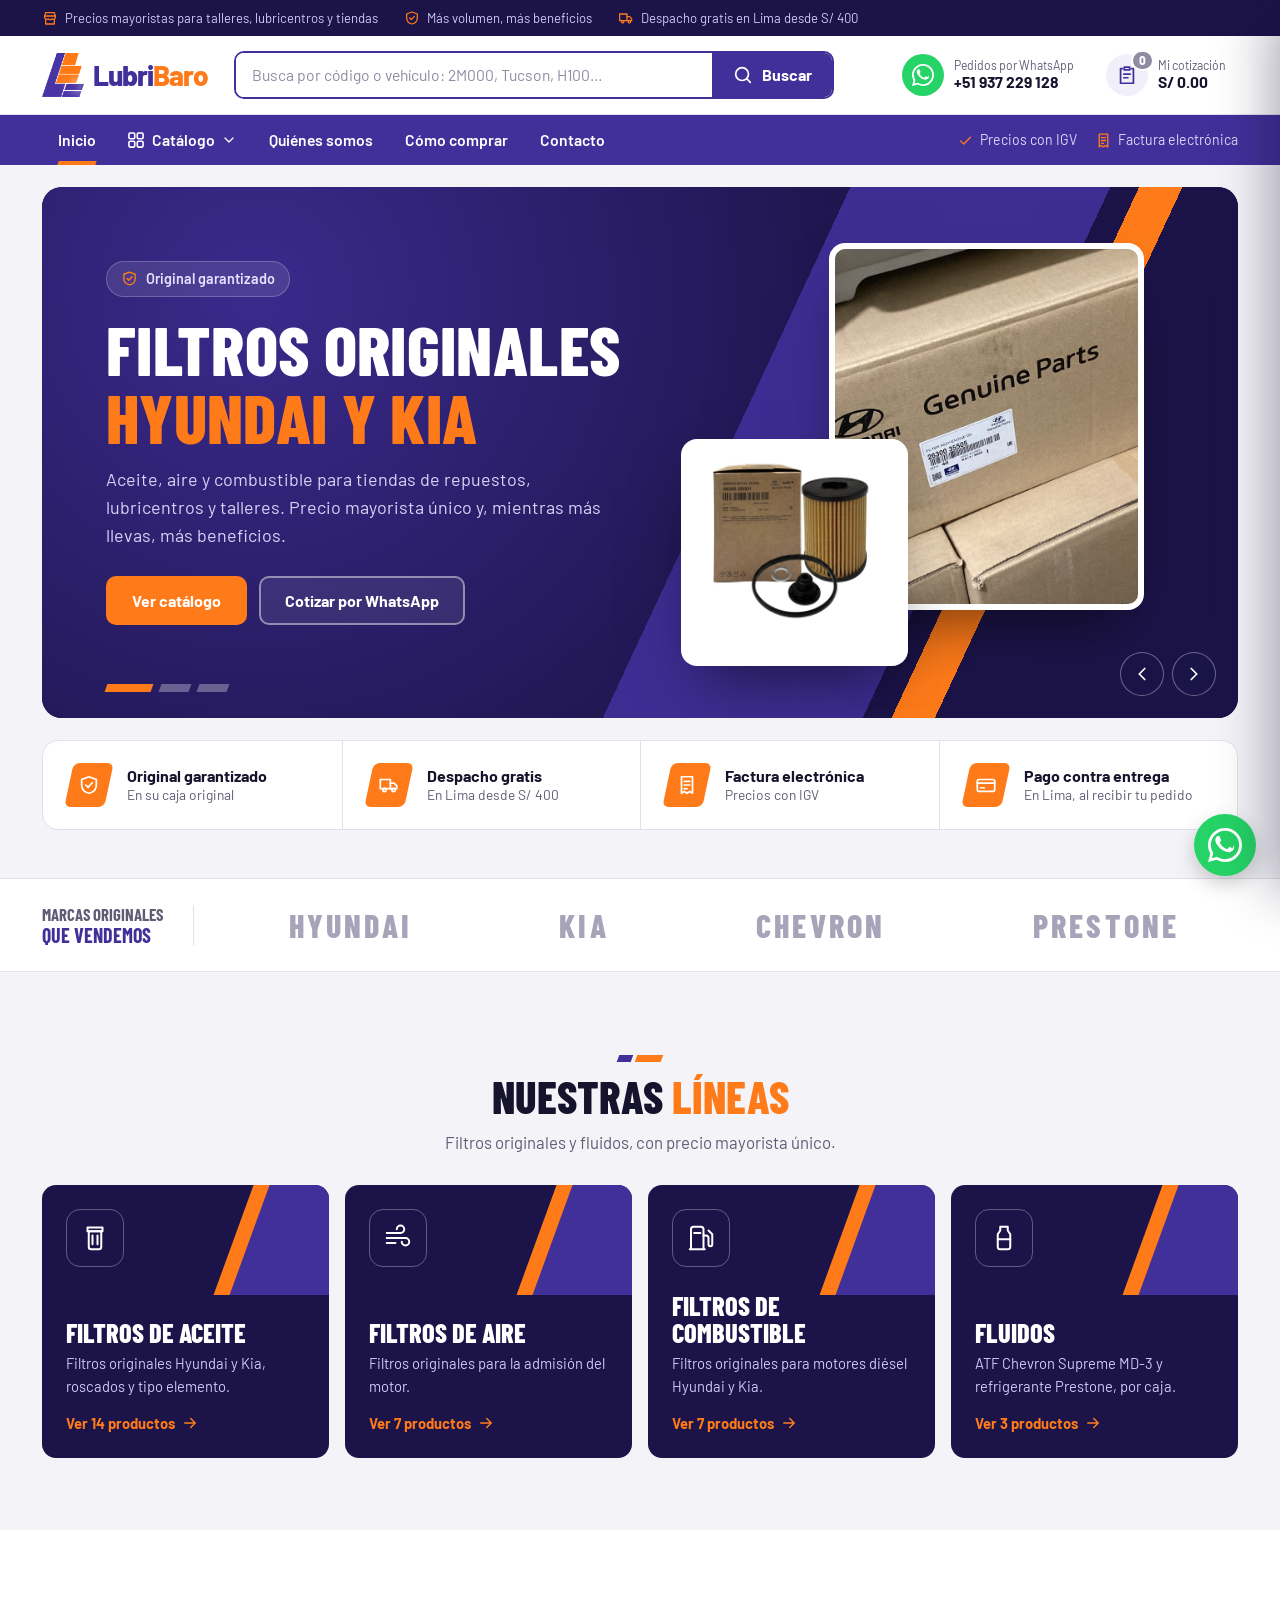
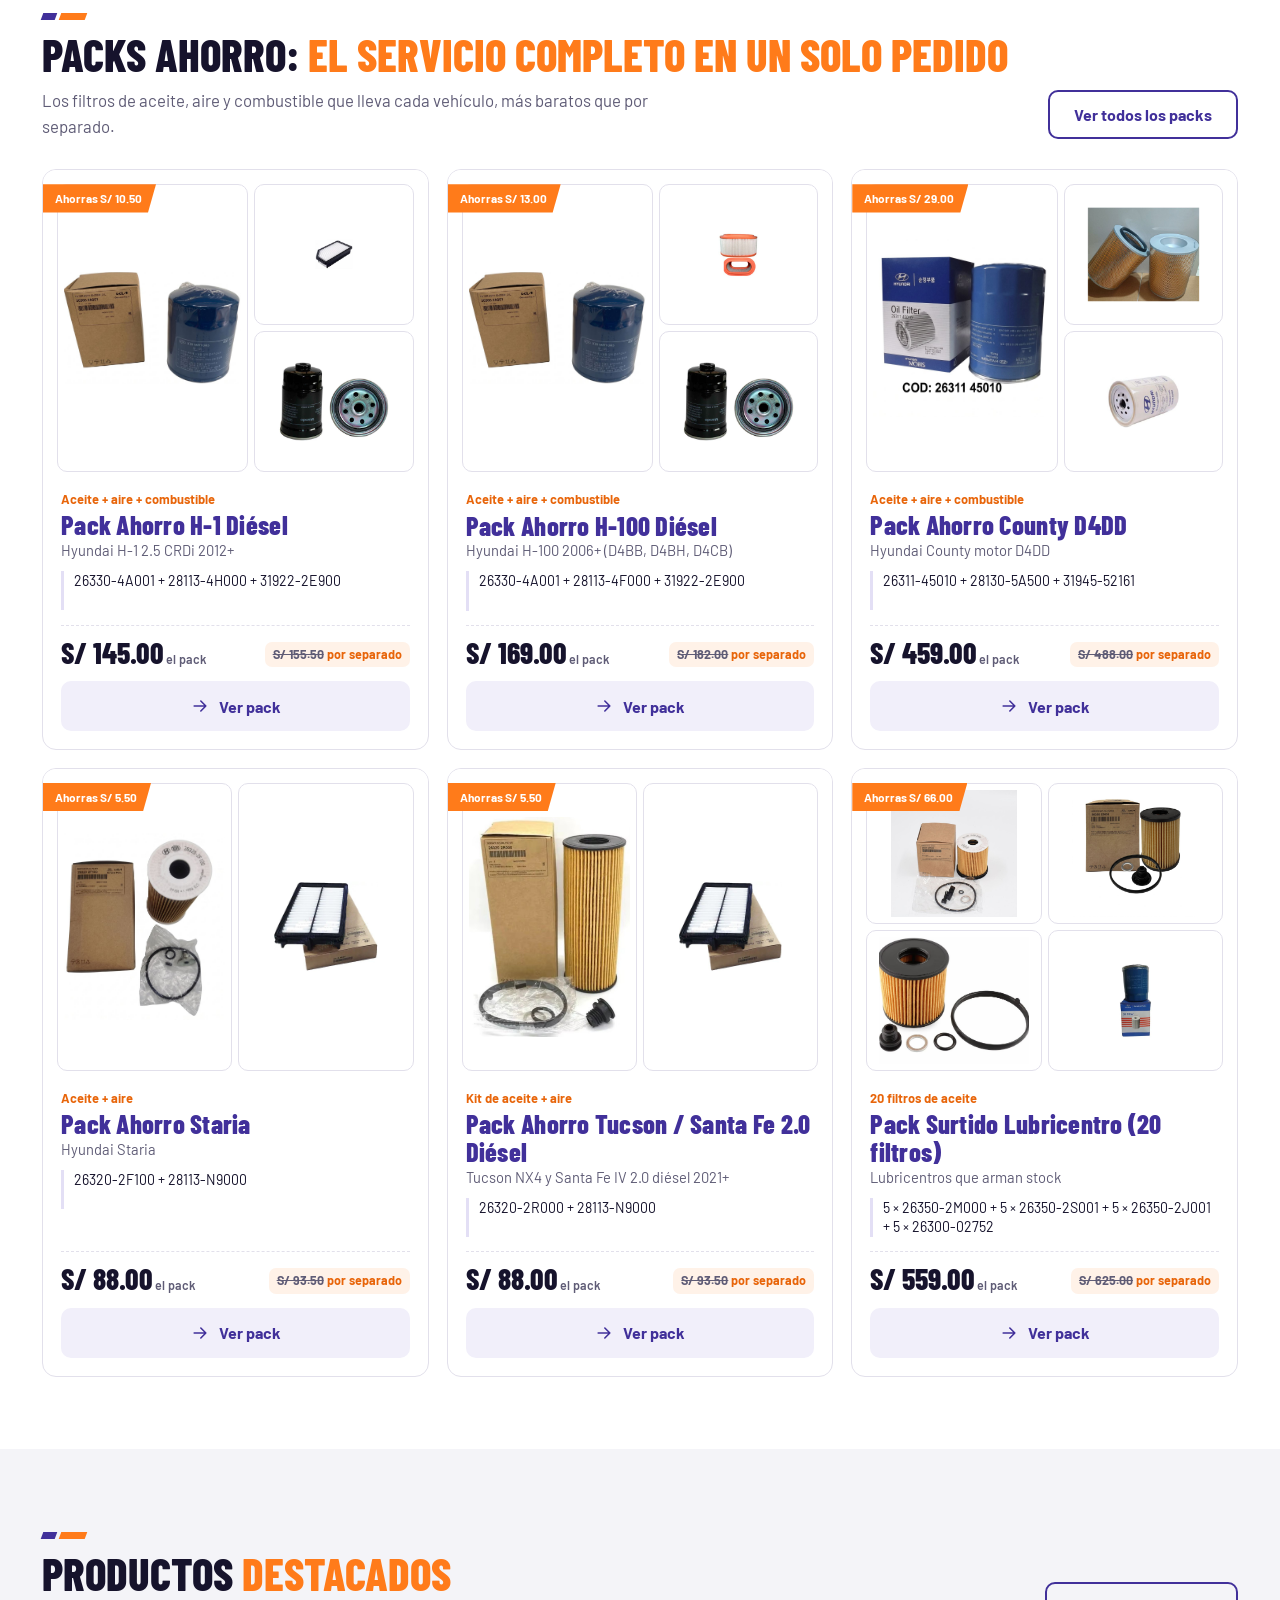
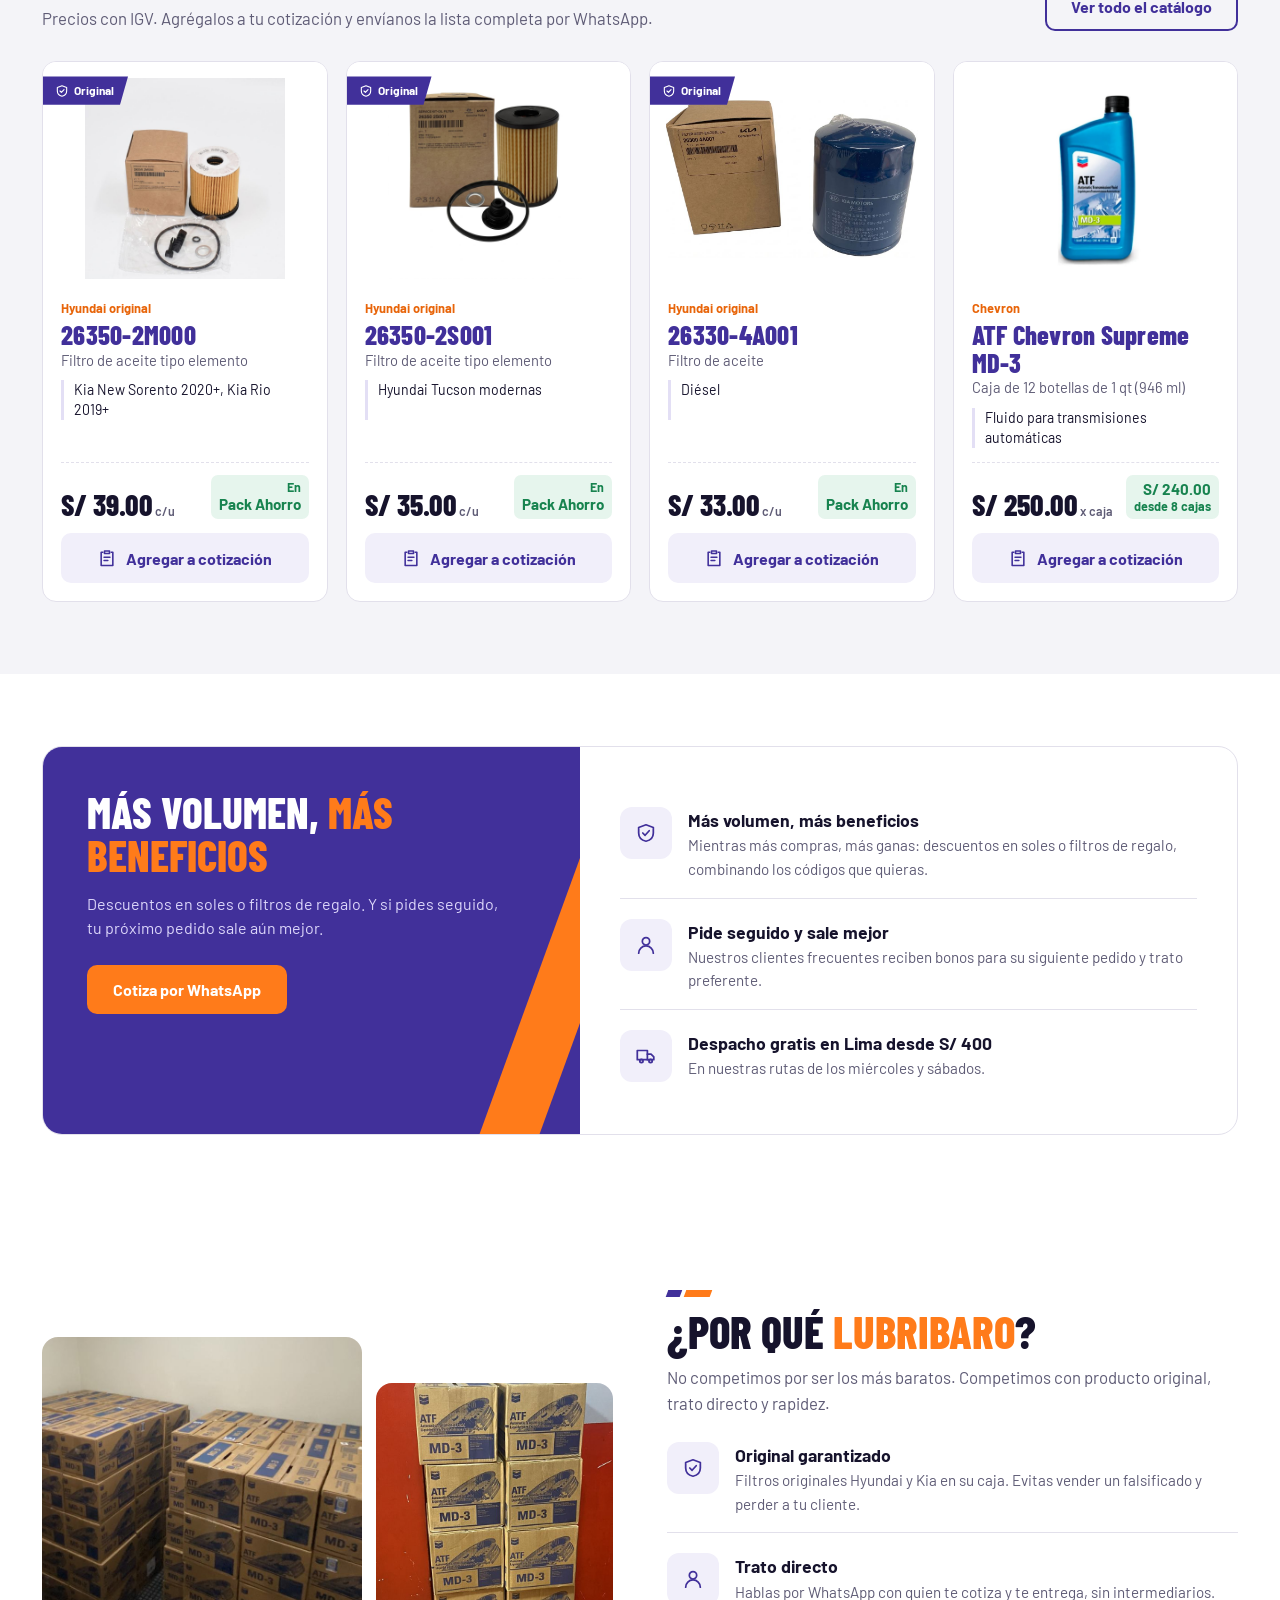
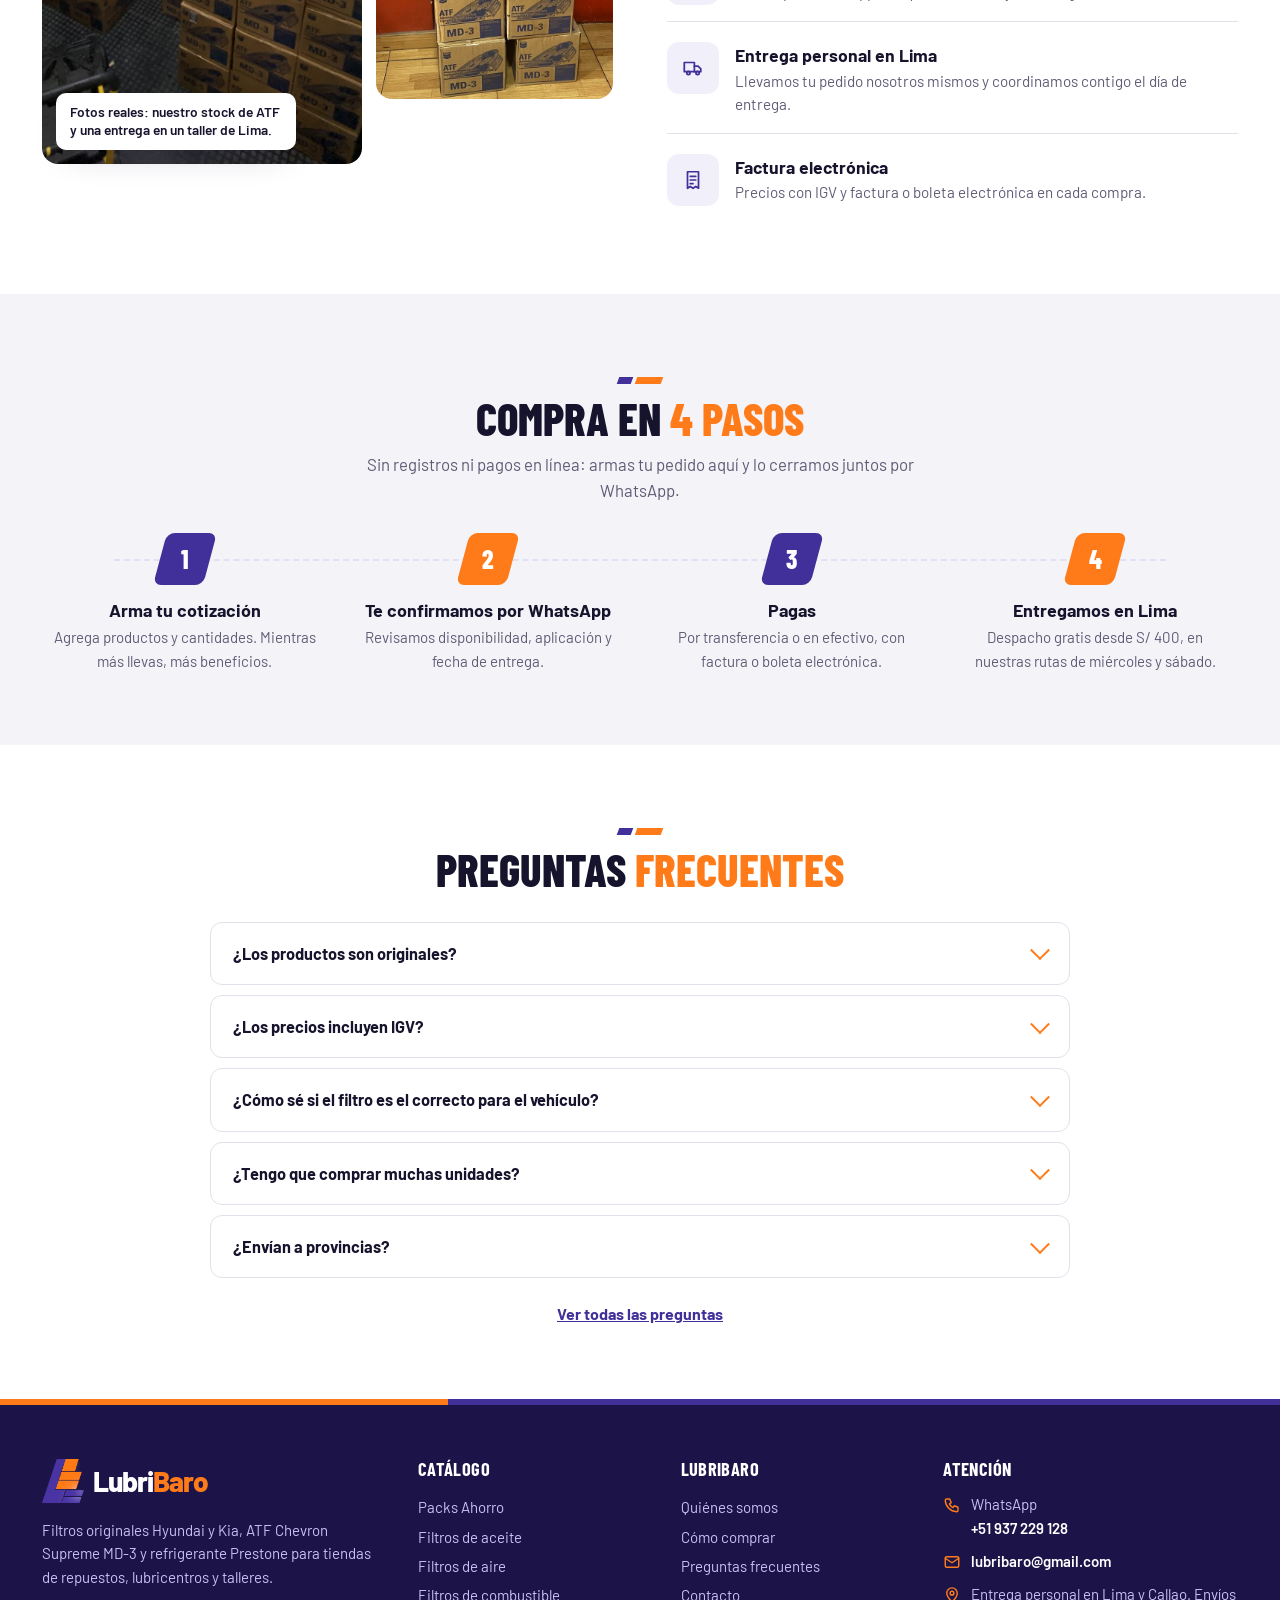
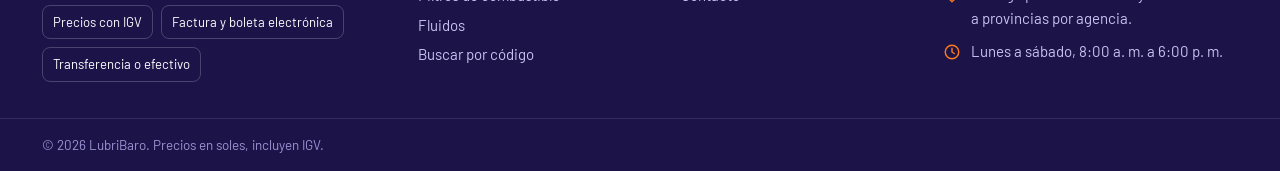
<file: index.html>
<!DOCTYPE html>
<html lang="es">
<head>
    <meta charset="UTF-8">
    <meta name="viewport" content="width=device-width, initial-scale=1.0">
    <title>LubriBaro | Filtros originales Hyundai y Kia, ATF y refrigerante en Lima</title>
    <meta name="description" content="Filtros originales Hyundai y Kia de aceite, aire y combustible, ATF Chevron Supreme MD-3 y refrigerante Prestone. Entrega personal en Lima, precios con IGV y factura electrónica.">
    <meta name="theme-color" content="#41309A">
    <link rel="icon" href="favicon.png">
    <link rel="preload" href="fuente-barlow-condensed-800.woff2" as="font" type="font/woff2" crossorigin>
    <link rel="preload" href="fuente-barlow-400.woff2" as="font" type="font/woff2" crossorigin>
    <link rel="stylesheet" href="estilos.css">
</head>
<body data-pagina="inicio">
    <header id="sitio-header"></header>
    <script src="productos.js"></script>
    <script src="sitio.js"></script>

    <main>
        <!-- CARRUSEL PRINCIPAL -->
        <section class="portada" aria-label="Destacados">
            <div class="contenedor">
                <div class="slider" id="slider">
                    <div class="slide activo">
                        <div>
                            <span class="etiqueta"><svg class="ico" viewBox="0 0 24 24"><path d="M12 3l8 3v6c0 5-3.5 8-8 9-4.5-1-8-4-8-9V6z"/><path d="M8.5 12l2.5 2.5 4.5-5"/></svg>Original garantizado</span>
                            <h1 class="display">Filtros originales <b>Hyundai y Kia</b></h1>
                            <p>Aceite, aire y combustible para tiendas de repuestos, lubricentros y talleres. Precio mayorista único y, mientras más llevas, más beneficios.</p>
                            <div class="slide-botones">
                                <a class="btn btn-naranja" href="catalogo.html">Ver catálogo</a>
                                <a class="btn btn-fantasma" data-wa="Hola LubriBaro, quiero cotizar filtros. El código o vehículo es: " href="#" target="_blank" rel="noopener">Cotizar por WhatsApp</a>
                            </div>
                        </div>
                        <div class="slide-media">
                            <figure class="m1"><img src="foto-filtros-caja-original.jpg" alt="Filtros Hyundai en su caja original" width="1000" height="853" fetchpriority="high"></figure>
                            <figure class="m2"><img src="filtro-26350-2s001.jpg" alt="Filtro de aceite Hyundai 26350-2S001" width="900" height="900"></figure>
                        </div>
                    </div>

                    <div class="slide">
                        <div>
                            <span class="etiqueta"><svg class="ico" viewBox="0 0 24 24"><path d="M9 3h6v3l2 3v10a2 2 0 0 1-2 2H9a2 2 0 0 1-2-2V9l2-3z"/><path d="M7 13h10"/></svg>Stock propio en Lima</span>
                            <h2 class="display">ATF Chevron <b>Supreme MD-3</b></h2>
                            <p>Fluido para transmisiones automáticas. Caja de 12 botellas de 1 qt (946 ml), lista para entregar en tu taller.</p>
                            <div class="precio-desde">Desde <strong id="precio-atf"></strong> por caja, llevando <span id="cajas-atf"></span> o más</div>
                            <div class="slide-botones">
                                <a class="btn btn-naranja" href="producto.html?id=chevron-atf">Ver ATF MD-3</a>
                                <a class="btn btn-fantasma" data-wa="Hola LubriBaro, quiero cotizar ATF Chevron Supreme MD-3. Cantidad de cajas: " href="#" target="_blank" rel="noopener">Cotizar por WhatsApp</a>
                            </div>
                        </div>
                        <div class="slide-media">
                            <figure class="m1"><img src="foto-almacen-atf.jpg" alt="Stock de cajas de ATF Chevron Supreme MD-3" width="1000" height="926" loading="lazy"></figure>
                            <figure class="m2"><img src="chevron.jpg" alt="Botella de ATF Chevron Supreme MD-3" width="900" height="834" loading="lazy"></figure>
                        </div>
                    </div>

                    <div class="slide">
                        <div>
                            <span class="etiqueta"><svg class="ico" viewBox="0 0 24 24"><path d="M2.5 6h11v10h-11z"/><path d="M13.5 10h4l3 3v3h-7"/><circle cx="7" cy="17.5" r="1.8"/><circle cx="17" cy="17.5" r="1.8"/></svg>Entrega personal</span>
                            <h2 class="display">Te lo llevamos <b>a tu tienda o taller</b></h2>
                            <p>Despacho gratis en Lima desde S/ 400, en nuestras rutas de miércoles y sábado. Pagas contra entrega o al contado, con factura electrónica.</p>
                            <div class="slide-botones">
                                <a class="btn btn-naranja" href="como-comprar.html">Cómo comprar</a>
                                <a class="btn btn-fantasma" data-wa="Hola LubriBaro, quiero coordinar un pedido para mi negocio en: " href="#" target="_blank" rel="noopener">Escríbenos</a>
                            </div>
                        </div>
                        <div class="slide-media">
                            <figure class="m1"><img src="foto-despacho-taller.jpg" alt="Entrega de cajas de ATF en un taller de Lima" width="636" height="1000" loading="lazy"></figure>
                            <figure class="m2"><img src="filtro-26320-3c100.jpg" alt="Filtro de aceite Hyundai / Kia 26320-3C100" width="699" height="900" loading="lazy"></figure>
                        </div>
                    </div>

                    <div class="slider-ctrl"><div class="slider-dots" id="slider-dots"></div></div>
                    <div class="slider-flechas">
                        <button type="button" onclick="moverSlide(-1)" aria-label="Anterior"><svg class="ico" viewBox="0 0 24 24"><path d="M15 6l-6 6 6 6"/></svg></button>
                        <button type="button" onclick="moverSlide(1)" aria-label="Siguiente"><svg class="ico" viewBox="0 0 24 24"><path d="M9 6l6 6-6 6"/></svg></button>
                    </div>
                </div>

                <!-- BENEFICIOS -->
                <div class="beneficios" id="beneficios"></div>
            </div>
        </section>

        <!-- MARCAS -->
        <section class="marcas" aria-label="Marcas que vendemos">
            <div class="contenedor">
                <div class="marcas-label">Marcas originales <b>que vendemos</b></div>
                <div class="marcas-lista" id="marcas"></div>
            </div>
        </section>

        <!-- LÍNEAS -->
        <section class="seccion">
            <div class="contenedor">
                <div class="titulo centro">
                    <div class="barras"><i></i><i></i></div>
                    <h2>Nuestras <b>líneas</b></h2>
                    <p>Filtros originales y fluidos, con precio mayorista único.</p>
                </div>
                <div class="grid-lineas" id="grid-lineas"></div>
            </div>
        </section>

        <!-- PACKS AHORRO -->
        <section class="seccion blanca">
            <div class="contenedor">
                <div class="titulo fila">
                    <div>
                        <div class="barras"><i></i><i></i></div>
                        <h2>Packs Ahorro: <b>el servicio completo en un solo pedido</b></h2>
                        <p>Los filtros de aceite, aire y combustible que lleva cada vehículo, más baratos que por separado.</p>
                    </div>
                    <a class="btn btn-borde" href="cat-packs.html">Ver todos los packs</a>
                </div>
                <div class="grid-packs" id="grid-packs"></div>
            </div>
        </section>

        <!-- DESTACADOS -->
        <section class="seccion">
            <div class="contenedor">
                <div class="titulo fila">
                    <div>
                        <div class="barras"><i></i><i></i></div>
                        <h2>Productos <b>destacados</b></h2>
                        <p>Precios con IGV. Agrégalos a tu cotización y envíanos la lista completa por WhatsApp.</p>
                    </div>
                    <a class="btn btn-borde" href="catalogo.html">Ver todo el catálogo</a>
                </div>
                <div class="grid-productos cuatro" id="grid-destacados"></div>
            </div>
        </section>

        <!-- MÁS VOLUMEN, MÁS BENEFICIOS -->
        <section class="seccion blanca">
            <div class="contenedor">
                <div class="volumen">
                    <div class="volumen-txt">
                        <h2>Más volumen, <b>más beneficios</b></h2>
                        <p>Descuentos en soles o filtros de regalo. Y si pides seguido, tu próximo pedido sale aún mejor.</p>
                        <a class="btn btn-naranja" data-wa="Hola LubriBaro, quiero cotizar un pedido y conocer mis beneficios: " href="#" target="_blank" rel="noopener">Cotiza por WhatsApp</a>
                    </div>
                    <div class="volumen-ej"><div class="razones" id="razones-beneficio"></div></div>
                </div>
            </div>
        </section>

        <!-- POR QUÉ LUBRIBARO -->
        <section class="seccion blanca">
            <div class="contenedor porque">
                <div class="porque-fotos">
                    <figure class="a"><img src="foto-almacen-atf.jpg" alt="Stock de cajas de ATF Chevron Supreme MD-3" width="1000" height="926" loading="lazy"></figure>
                    <figure class="b"><img src="foto-despacho-taller.jpg" alt="Entrega de ATF en un taller de Lima" width="636" height="1000" loading="lazy"></figure>
                    <figcaption>Fotos reales: nuestro stock de ATF y una entrega en un taller de Lima.</figcaption>
                </div>
                <div>
                    <div class="titulo" style="margin-bottom:10px">
                        <div class="barras"><i></i><i></i></div>
                        <h2>¿Por qué <b>LubriBaro</b>?</h2>
                        <p>No competimos por ser los más baratos. Competimos con producto original, trato directo y rapidez.</p>
                    </div>
                    <div class="razones" id="razones"></div>
                </div>
            </div>
        </section>

        <!-- PASOS -->
        <section class="seccion">
            <div class="contenedor">
                <div class="titulo centro">
                    <div class="barras"><i></i><i></i></div>
                    <h2>Compra en <b>4 pasos</b></h2>
                    <p>Sin registros ni pagos en línea: armas tu pedido aquí y lo cerramos juntos por WhatsApp.</p>
                </div>
                <div class="pasos">
                    <div class="paso"><div class="num">1</div><div><h3>Arma tu cotización</h3><p>Agrega productos y cantidades. Mientras más llevas, más beneficios.</p></div></div>
                    <div class="paso"><div class="num">2</div><div><h3>Te confirmamos por WhatsApp</h3><p>Revisamos disponibilidad, aplicación y fecha de entrega.</p></div></div>
                    <div class="paso"><div class="num">3</div><div><h3>Pagas</h3><p>Por transferencia o en efectivo, con factura o boleta electrónica.</p></div></div>
                    <div class="paso"><div class="num">4</div><div><h3>Entregamos en Lima</h3><p>Despacho gratis desde S/ 400, en nuestras rutas de miércoles y sábado.</p></div></div>
                </div>
            </div>
        </section>

        <!-- PREGUNTAS FRECUENTES -->
        <section class="seccion blanca">
            <div class="contenedor">
                <div class="titulo centro">
                    <div class="barras"><i></i><i></i></div>
                    <h2>Preguntas <b>frecuentes</b></h2>
                </div>
                <div class="faq">
                    <details><summary>¿Los productos son originales?</summary><div class="resp"><p>Sí. Los filtros son originales Hyundai y Kia y se entregan en su empaque. El ATF es Chevron Supreme MD-3 y el refrigerante es Prestone.</p></div></details>
                    <details><summary>¿Los precios incluyen IGV?</summary><div class="resp"><p>Sí. Todos los precios están en soles e incluyen IGV. Emitimos factura o boleta electrónica.</p></div></details>
                    <details><summary>¿Cómo sé si el filtro es el correcto para el vehículo?</summary><div class="resp"><p>Envíanos la marca, el modelo, el año y el motor (o el código del filtro que vas a cambiar) y te lo confirmamos antes de despachar.</p></div></details>
                    <details><summary>¿Tengo que comprar muchas unidades?</summary><div class="resp"><p>No. Atendemos pedidos de cualquier tamaño. Mientras más compras, más beneficios recibes: descuentos en soles o filtros de regalo. Cotiza y te decimos cuánto ahorras.</p></div></details>
                    <details><summary>¿Envían a provincias?</summary><div class="resp"><p>Sí, por agencia de carga (Sanky u otra que elijas), con pago 100% adelantado.</p></div></details>
                </div>
                <p style="text-align:center;margin:24px 0 0"><a href="como-comprar.html#preguntas" style="font-weight:700">Ver todas las preguntas</a></p>
            </div>
        </section>

    </main>

    <footer id="sitio-footer"></footer>

    <script>
        // Enlaces de WhatsApp con mensaje listo
        document.querySelectorAll("[data-wa]").forEach(a => { a.href = enlaceWhatsApp(a.dataset.wa); if (a.classList.contains("btn-wa")) a.insertAdjacentHTML("afterbegin", waIcono(20)); });

        // Precio del ATF desde los datos
        const atf = obtenerProducto("chevron-atf");
        if (atf && atf.escalas) {
            const mejorAtf = atf.escalas[atf.escalas.length - 1];
            document.getElementById("precio-atf").textContent = soles(mejorAtf.precio);
            document.getElementById("cajas-atf").textContent = mejorAtf.desde;
        }

        // Beneficios
        document.getElementById("beneficios").innerHTML = [
            ["original", "Original garantizado", "En su caja original"],
            ["camion", "Despacho gratis", "En Lima desde S/ 400"],
            ["factura", "Factura electrónica", "Precios con IGV"],
            ["pago", "Pago contra entrega", "En Lima, al recibir tu pedido"]
        ].map(([i, t, s]) => `<div class="beneficio"><span class="ic">${ico(i)}</span><span><strong>${t}</strong><small>${s}</small></span></div>`).join("");

        // Marcas
        document.getElementById("marcas").innerHTML = MARCAS.map(m =>
            `<span class="marca" title="${m.nombre}">${m.logo ? `<img src="${m.logo}" alt="${m.nombre}">` : m.nombre}</span>`).join("");

        // Líneas
        document.getElementById("grid-lineas").innerHTML = Object.entries(LINEAS).filter(([k]) => k !== "packs").map(([k, l]) => {
            const n = productosDeCategoria(k).length;
            return `<a class="card-linea" href="${l.pagina}">
                <span class="ic">${ico(k)}</span>
                <h3>${l.nombre}</h3>
                <p>${l.desc}</p>
                <span class="ver">Ver ${n === 1 ? "1 producto" : n + " productos"} ${ico("flecha")}</span>
            </a>`;
        }).join("");

        // Destacados
        document.getElementById("grid-destacados").innerHTML = DESTACADOS.map(obtenerProducto).filter(Boolean).map(htmlTarjeta).join("");

        // Packs Ahorro
        document.getElementById("grid-packs").innerHTML = productosDeCategoria("packs").map(htmlTarjeta).join("");

        // Más volumen, más beneficios (sin montos: se confirman por WhatsApp)
        document.getElementById("razones-beneficio").innerHTML = [
            ["original", "Más volumen, más beneficios", "Mientras más compras, más ganas: descuentos en soles o filtros de regalo, combinando los códigos que quieras."],
            ["persona", "Pide seguido y sale mejor", "Nuestros clientes frecuentes reciben bonos para su siguiente pedido y trato preferente."],
            ["camion", "Despacho gratis en Lima desde S/ 400", "En nuestras rutas de los miércoles y sábados."]
        ].map(([i, t, d]) => `<div class="razon"><span class="ic">${ico(i)}</span><div><h3>${t}</h3><p>${d}</p></div></div>`).join("");

        // Razones
        document.getElementById("razones").innerHTML = [
            ["original", "Original garantizado", "Filtros originales Hyundai y Kia en su caja. Evitas vender un falsificado y perder a tu cliente."],
            ["persona", "Trato directo", "Hablas por WhatsApp con quien te cotiza y te entrega, sin intermediarios."],
            ["camion", "Entrega personal en Lima", "Llevamos tu pedido nosotros mismos y coordinamos contigo el día de entrega."],
            ["factura", "Factura electrónica", "Precios con IGV y factura o boleta electrónica en cada compra."]
        ].map(([i, t, d]) => `<div class="razon"><span class="ic">${ico(i)}</span><div><h3>${t}</h3><p>${d}</p></div></div>`).join("");

        // Carrusel
        const slides = [...document.querySelectorAll(".slide")];
        const dots = document.getElementById("slider-dots");
        let actual = 0, timer = null;
        const quieto = window.matchMedia("(prefers-reduced-motion: reduce)").matches;
        dots.innerHTML = slides.map((_, i) => `<button type="button" aria-label="Ir al banner ${i + 1}"></button>`).join("");
        function irA(i) {
            actual = (i + slides.length) % slides.length;
            slides.forEach((s, j) => { s.classList.toggle("activo", j === actual); s.setAttribute("aria-hidden", j !== actual); });
            [...dots.children].forEach((d, j) => d.classList.toggle("activo", j === actual));
        }
        function moverSlide(d) { irA(actual + d); reiniciar(); }
        function reiniciar() { clearInterval(timer); if (!quieto) timer = setInterval(() => irA(actual + 1), 6500); }
        [...dots.children].forEach((d, i) => d.addEventListener("click", () => { irA(i); reiniciar(); }));
        const slider = document.getElementById("slider");
        slider.addEventListener("mouseenter", () => clearInterval(timer));
        slider.addEventListener("mouseleave", reiniciar);
        slider.addEventListener("focusin", () => clearInterval(timer));
        let x0 = null;
        slider.addEventListener("touchstart", e => x0 = e.touches[0].clientX, { passive: true });
        slider.addEventListener("touchend", e => { if (x0 === null) return; const dx = e.changedTouches[0].clientX - x0; if (Math.abs(dx) > 50) moverSlide(dx < 0 ? 1 : -1); x0 = null; });
        irA(0); reiniciar();
    </script>
</body>
</html>
</file>
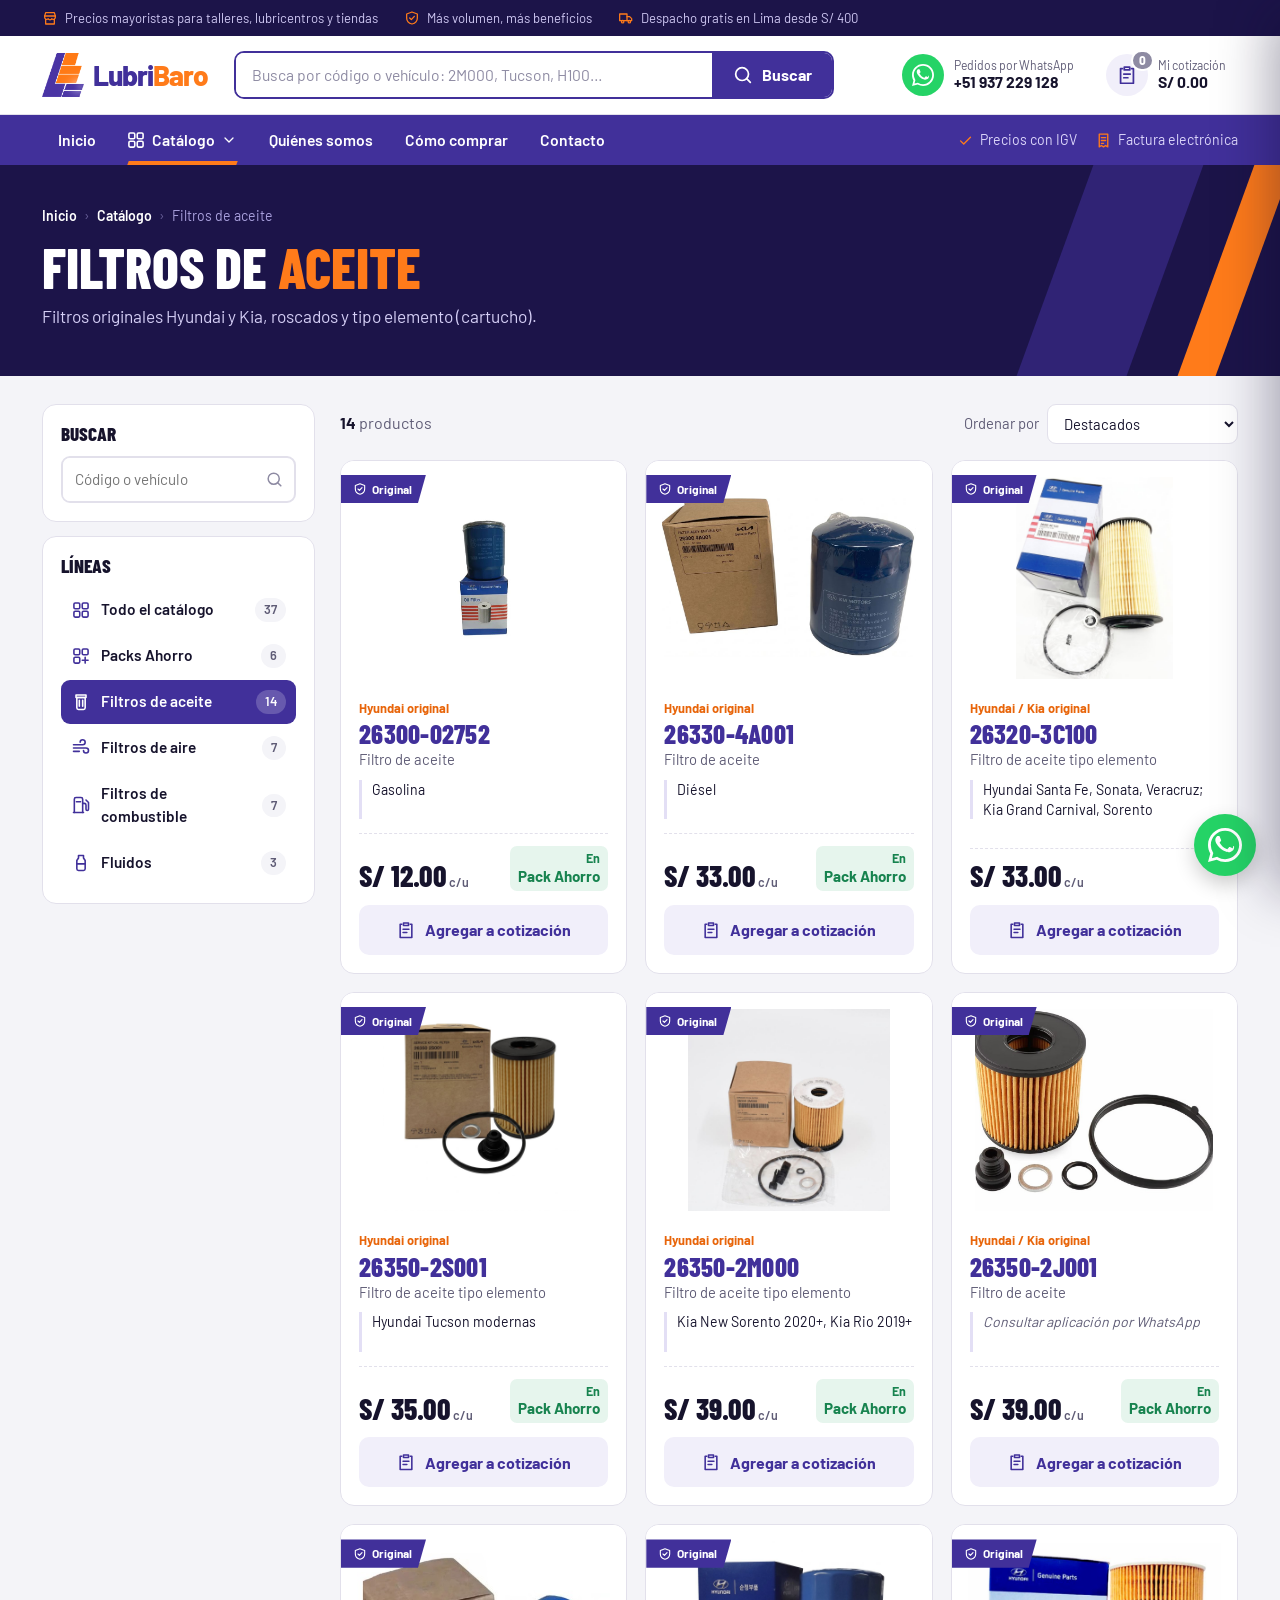
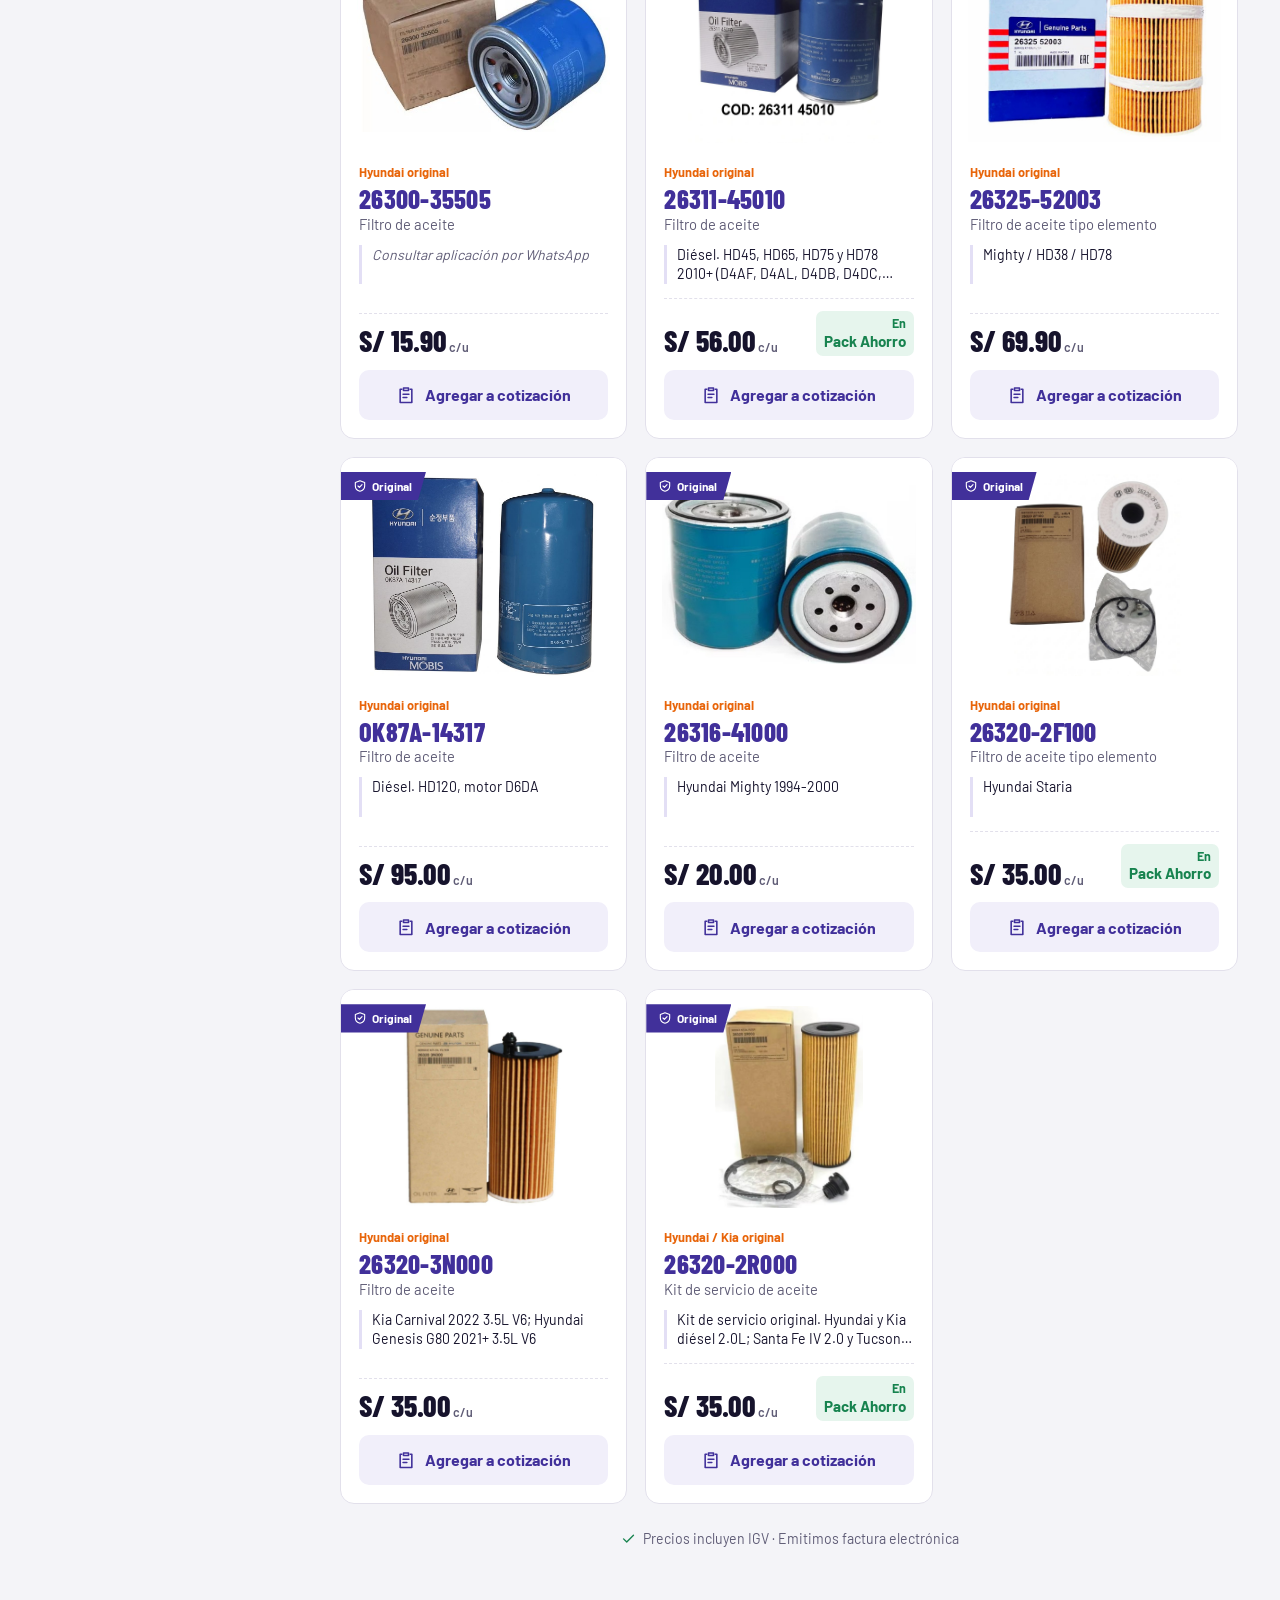
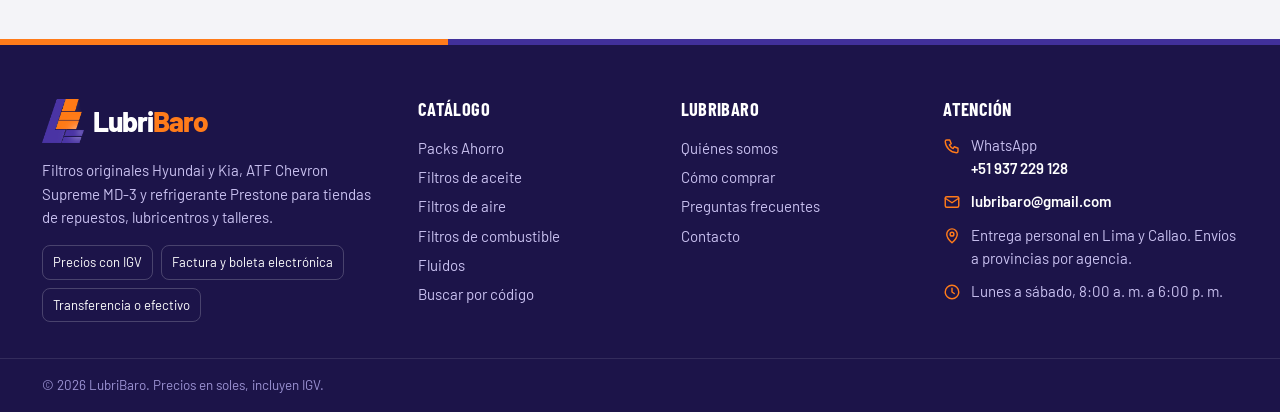
<file: cat-aceite.html>
<!DOCTYPE html>
<html lang="es">
<head>
    <meta charset="UTF-8">
    <meta name="viewport" content="width=device-width, initial-scale=1.0">
    <title>Filtros de aceite Hyundai y Kia | LubriBaro</title>
    <meta name="description" content="Filtros de aceite originales Hyundai y Kia, roscados y tipo elemento. Precio mayorista por unidad, con IGV.">
    <meta name="theme-color" content="#41309A">
    <link rel="icon" href="favicon.png">
    <link rel="stylesheet" href="estilos.css">
</head>
<body data-pagina="catalogo" data-categoria="aceite">
    <header id="sitio-header"></header>
    <script src="productos.js"></script>
    <script src="sitio.js"></script>

    <main>
        <section class="page-hero">
            <div class="contenedor">
                <div class="migas"><a href="index.html">Inicio</a><span class="sep">›</span><a href="catalogo.html">Catálogo</a><span class="sep">›</span><span>Filtros de aceite</span></div>
                <h1>Filtros de <b>aceite</b></h1>
                <p>Filtros originales Hyundai y Kia, roscados y tipo elemento (cartucho).</p>
            </div>
        </section>

        <div class="contenedor catalogo-layout">
            <aside class="filtros">
                <div class="panel">
                    <h3>Buscar</h3>
                    <form class="campo-buscar" id="form-buscar" role="search">
                        <label class="sr" for="q">Buscar por código o vehículo</label>
                        <input id="q" type="search" placeholder="Código o vehículo" autocomplete="off">
                        <svg class="ico" viewBox="0 0 24 24" aria-hidden="true"><circle cx="11" cy="11" r="7"/><path d="M20 20l-4-4"/></svg>
                    </form>
                </div>
                <div class="panel panel-lineas">
                    <h3>Líneas</h3>
                    <div class="lista-lineas" id="lista-lineas"></div>
                </div>
            </aside>

            <section aria-label="Productos">
                <div class="chips-movil" id="chips-movil"></div>
                <div class="barra-resultados">
                    <div class="info" id="info"></div>
                    <label class="orden">Ordenar por
                        <select id="orden">
                            <option value="">Destacados</option>
                            <option value="menor">Precio: menor a mayor</option>
                            <option value="mayor">Precio: mayor a menor</option>
                            <option value="codigo">Código</option>
                        </select>
                    </label>
                </div>
                <div class="grid-productos" id="grid"></div>
                <p class="nota-igv centro" style="margin-top:24px"><svg class="ico" viewBox="0 0 24 24"><path d="M5 12.5l4.5 4.5L19 7.5"/></svg>Precios incluyen IGV · Emitimos factura electrónica</p>
            </section>
        </div>
    </main>

    <footer id="sitio-footer"></footer>
    <script src="catalogo.js"></script>
</body>
</html>
</file>
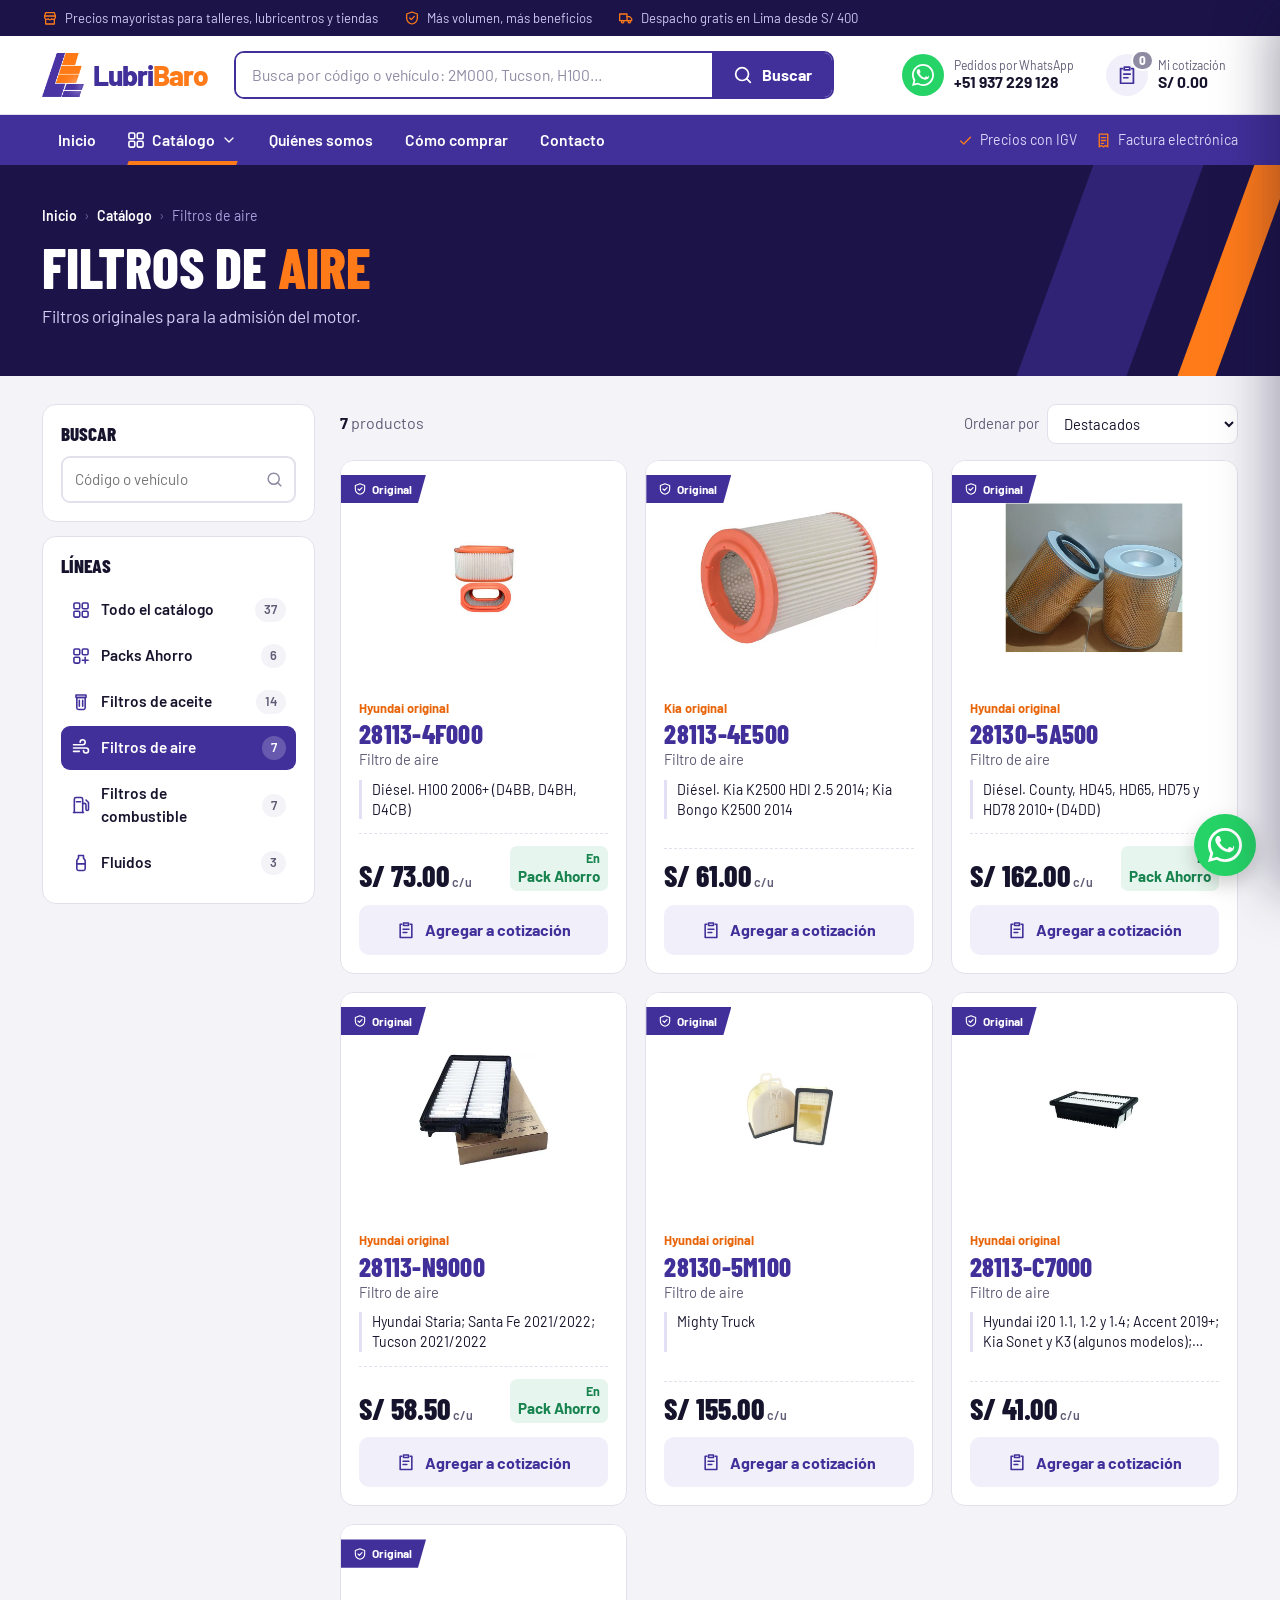
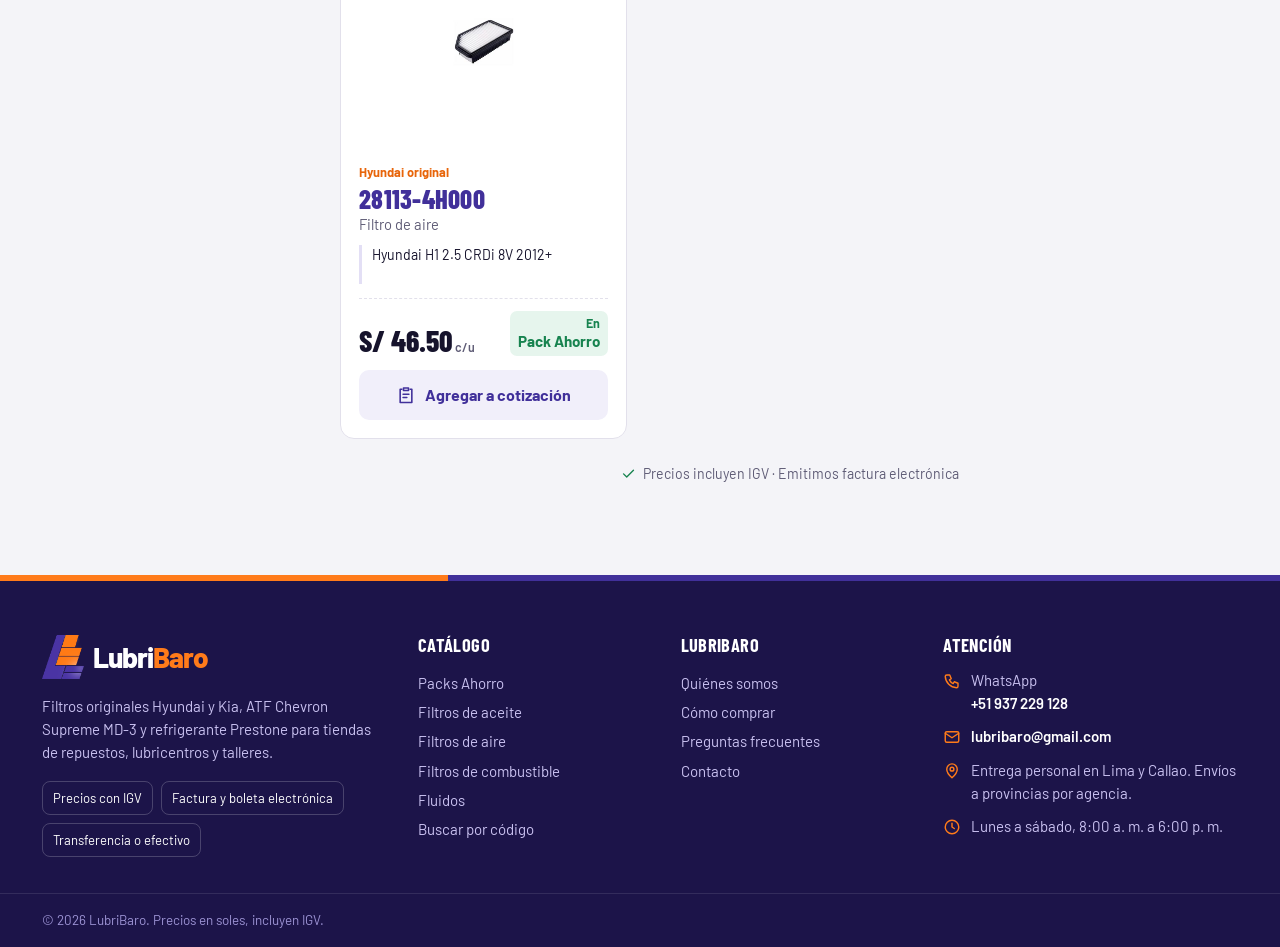
<file: cat-aire.html>
<!DOCTYPE html>
<html lang="es">
<head>
    <meta charset="UTF-8">
    <meta name="viewport" content="width=device-width, initial-scale=1.0">
    <title>Filtros de aire Hyundai | LubriBaro</title>
    <meta name="description" content="Filtros de aire originales Hyundai y Kia. Precio mayorista por unidad, con IGV.">
    <meta name="theme-color" content="#41309A">
    <link rel="icon" href="favicon.png">
    <link rel="stylesheet" href="estilos.css">
</head>
<body data-pagina="catalogo" data-categoria="aire">
    <header id="sitio-header"></header>
    <script src="productos.js"></script>
    <script src="sitio.js"></script>

    <main>
        <section class="page-hero">
            <div class="contenedor">
                <div class="migas"><a href="index.html">Inicio</a><span class="sep">›</span><a href="catalogo.html">Catálogo</a><span class="sep">›</span><span>Filtros de aire</span></div>
                <h1>Filtros de <b>aire</b></h1>
                <p>Filtros originales para la admisión del motor.</p>
            </div>
        </section>

        <div class="contenedor catalogo-layout">
            <aside class="filtros">
                <div class="panel">
                    <h3>Buscar</h3>
                    <form class="campo-buscar" id="form-buscar" role="search">
                        <label class="sr" for="q">Buscar por código o vehículo</label>
                        <input id="q" type="search" placeholder="Código o vehículo" autocomplete="off">
                        <svg class="ico" viewBox="0 0 24 24" aria-hidden="true"><circle cx="11" cy="11" r="7"/><path d="M20 20l-4-4"/></svg>
                    </form>
                </div>
                <div class="panel panel-lineas">
                    <h3>Líneas</h3>
                    <div class="lista-lineas" id="lista-lineas"></div>
                </div>
            </aside>

            <section aria-label="Productos">
                <div class="chips-movil" id="chips-movil"></div>
                <div class="barra-resultados">
                    <div class="info" id="info"></div>
                    <label class="orden">Ordenar por
                        <select id="orden">
                            <option value="">Destacados</option>
                            <option value="menor">Precio: menor a mayor</option>
                            <option value="mayor">Precio: mayor a menor</option>
                            <option value="codigo">Código</option>
                        </select>
                    </label>
                </div>
                <div class="grid-productos" id="grid"></div>
                <p class="nota-igv centro" style="margin-top:24px"><svg class="ico" viewBox="0 0 24 24"><path d="M5 12.5l4.5 4.5L19 7.5"/></svg>Precios incluyen IGV · Emitimos factura electrónica</p>
            </section>
        </div>
    </main>

    <footer id="sitio-footer"></footer>
    <script src="catalogo.js"></script>
</body>
</html>
</file>
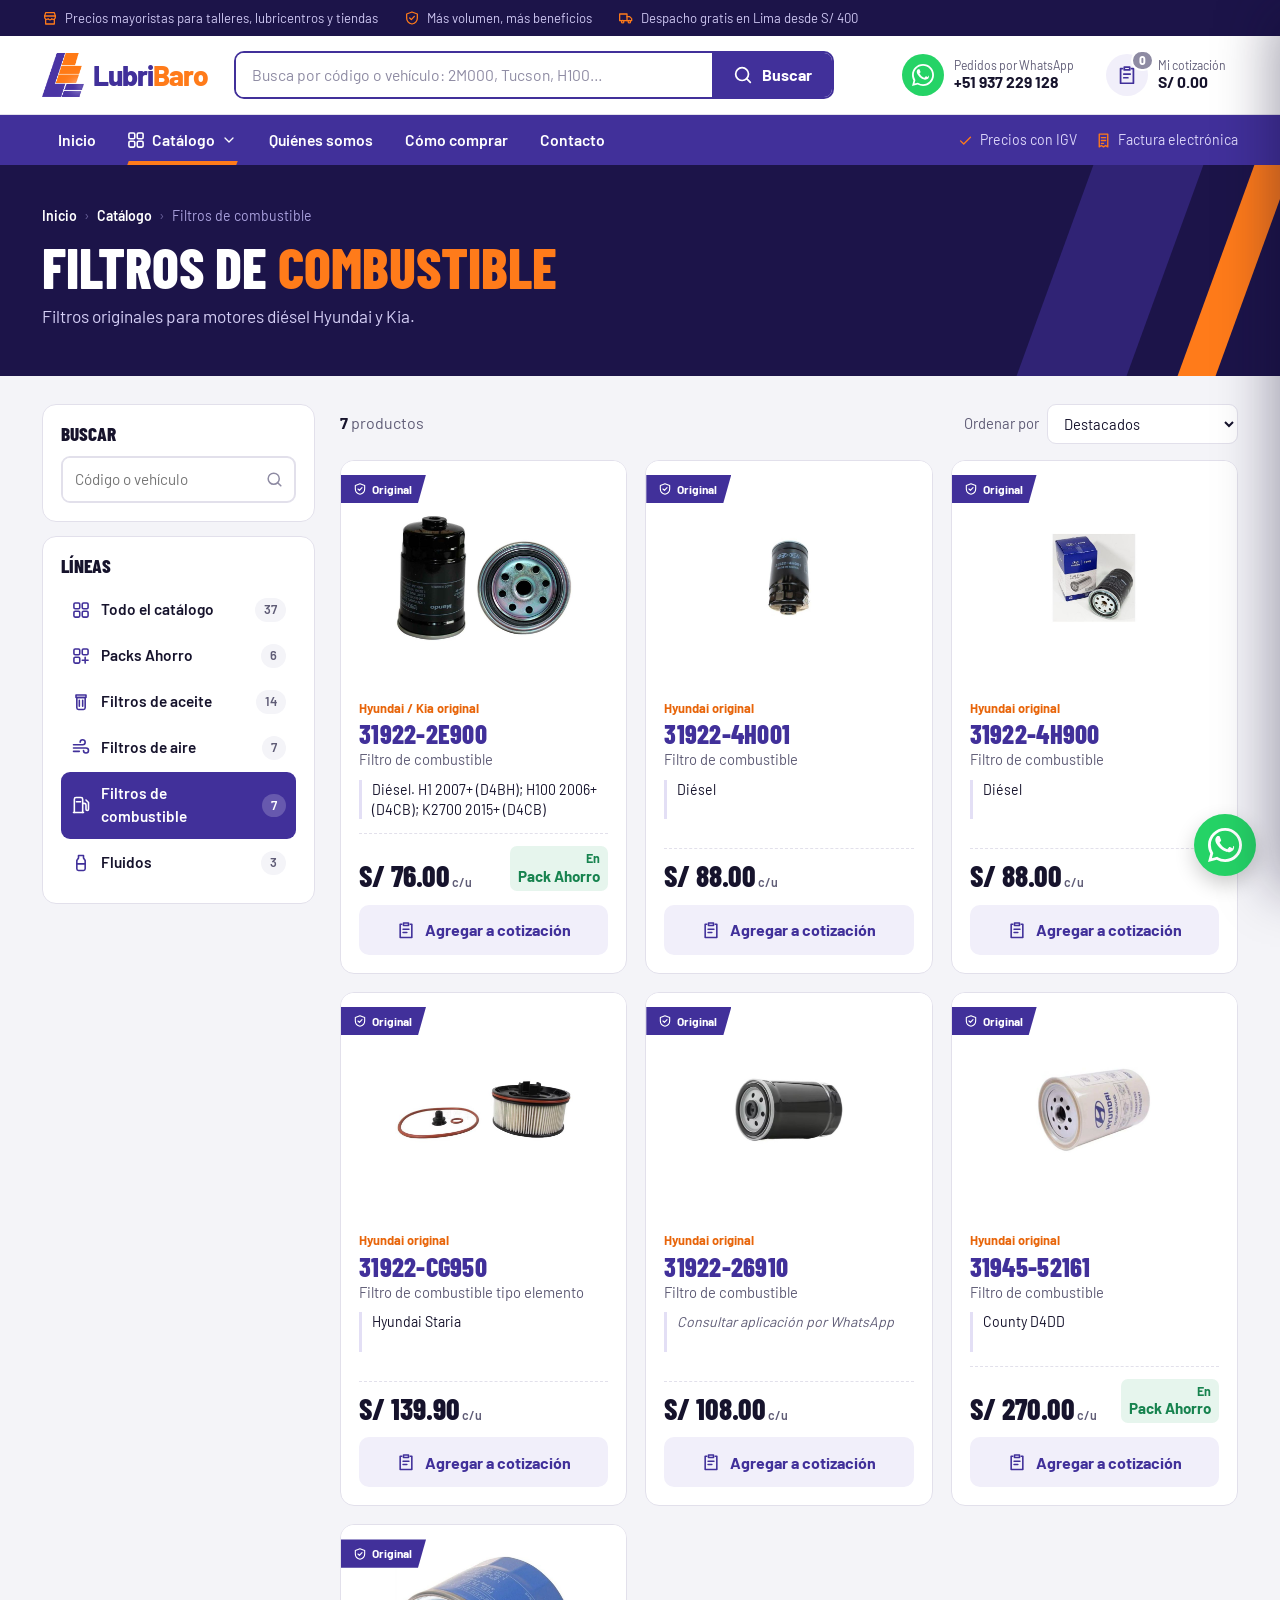
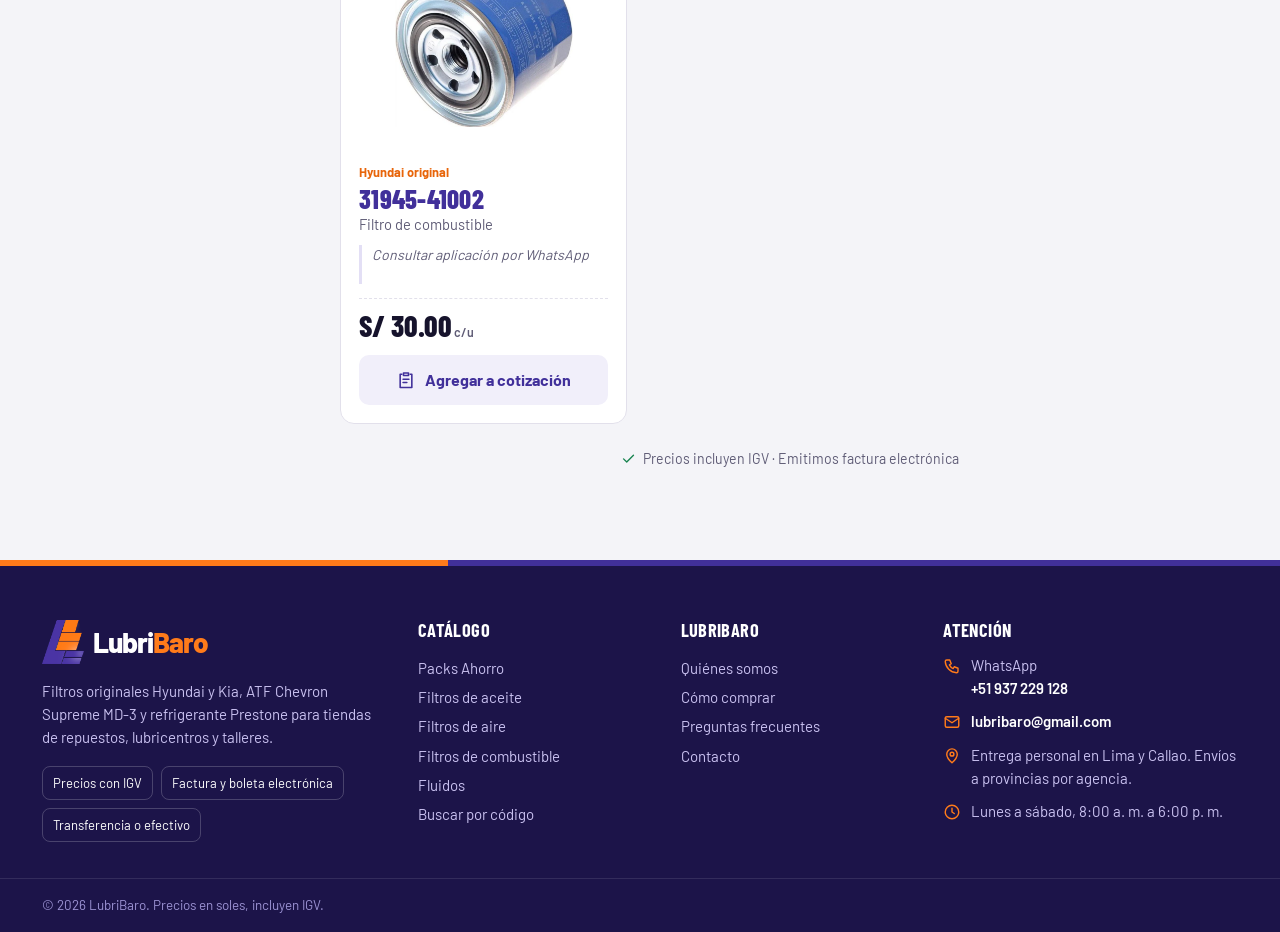
<file: cat-combustible.html>
<!DOCTYPE html>
<html lang="es">
<head>
    <meta charset="UTF-8">
    <meta name="viewport" content="width=device-width, initial-scale=1.0">
    <title>Filtros de combustible Hyundai y Kia | LubriBaro</title>
    <meta name="description" content="Filtros de combustible originales Hyundai y Kia para motores diésel. Precio mayorista por unidad, con IGV.">
    <meta name="theme-color" content="#41309A">
    <link rel="icon" href="favicon.png">
    <link rel="stylesheet" href="estilos.css">
</head>
<body data-pagina="catalogo" data-categoria="combustible">
    <header id="sitio-header"></header>
    <script src="productos.js"></script>
    <script src="sitio.js"></script>

    <main>
        <section class="page-hero">
            <div class="contenedor">
                <div class="migas"><a href="index.html">Inicio</a><span class="sep">›</span><a href="catalogo.html">Catálogo</a><span class="sep">›</span><span>Filtros de combustible</span></div>
                <h1>Filtros de <b>combustible</b></h1>
                <p>Filtros originales para motores diésel Hyundai y Kia.</p>
            </div>
        </section>

        <div class="contenedor catalogo-layout">
            <aside class="filtros">
                <div class="panel">
                    <h3>Buscar</h3>
                    <form class="campo-buscar" id="form-buscar" role="search">
                        <label class="sr" for="q">Buscar por código o vehículo</label>
                        <input id="q" type="search" placeholder="Código o vehículo" autocomplete="off">
                        <svg class="ico" viewBox="0 0 24 24" aria-hidden="true"><circle cx="11" cy="11" r="7"/><path d="M20 20l-4-4"/></svg>
                    </form>
                </div>
                <div class="panel panel-lineas">
                    <h3>Líneas</h3>
                    <div class="lista-lineas" id="lista-lineas"></div>
                </div>
            </aside>

            <section aria-label="Productos">
                <div class="chips-movil" id="chips-movil"></div>
                <div class="barra-resultados">
                    <div class="info" id="info"></div>
                    <label class="orden">Ordenar por
                        <select id="orden">
                            <option value="">Destacados</option>
                            <option value="menor">Precio: menor a mayor</option>
                            <option value="mayor">Precio: mayor a menor</option>
                            <option value="codigo">Código</option>
                        </select>
                    </label>
                </div>
                <div class="grid-productos" id="grid"></div>
                <p class="nota-igv centro" style="margin-top:24px"><svg class="ico" viewBox="0 0 24 24"><path d="M5 12.5l4.5 4.5L19 7.5"/></svg>Precios incluyen IGV · Emitimos factura electrónica</p>
            </section>
        </div>
    </main>

    <footer id="sitio-footer"></footer>
    <script src="catalogo.js"></script>
</body>
</html>
</file>
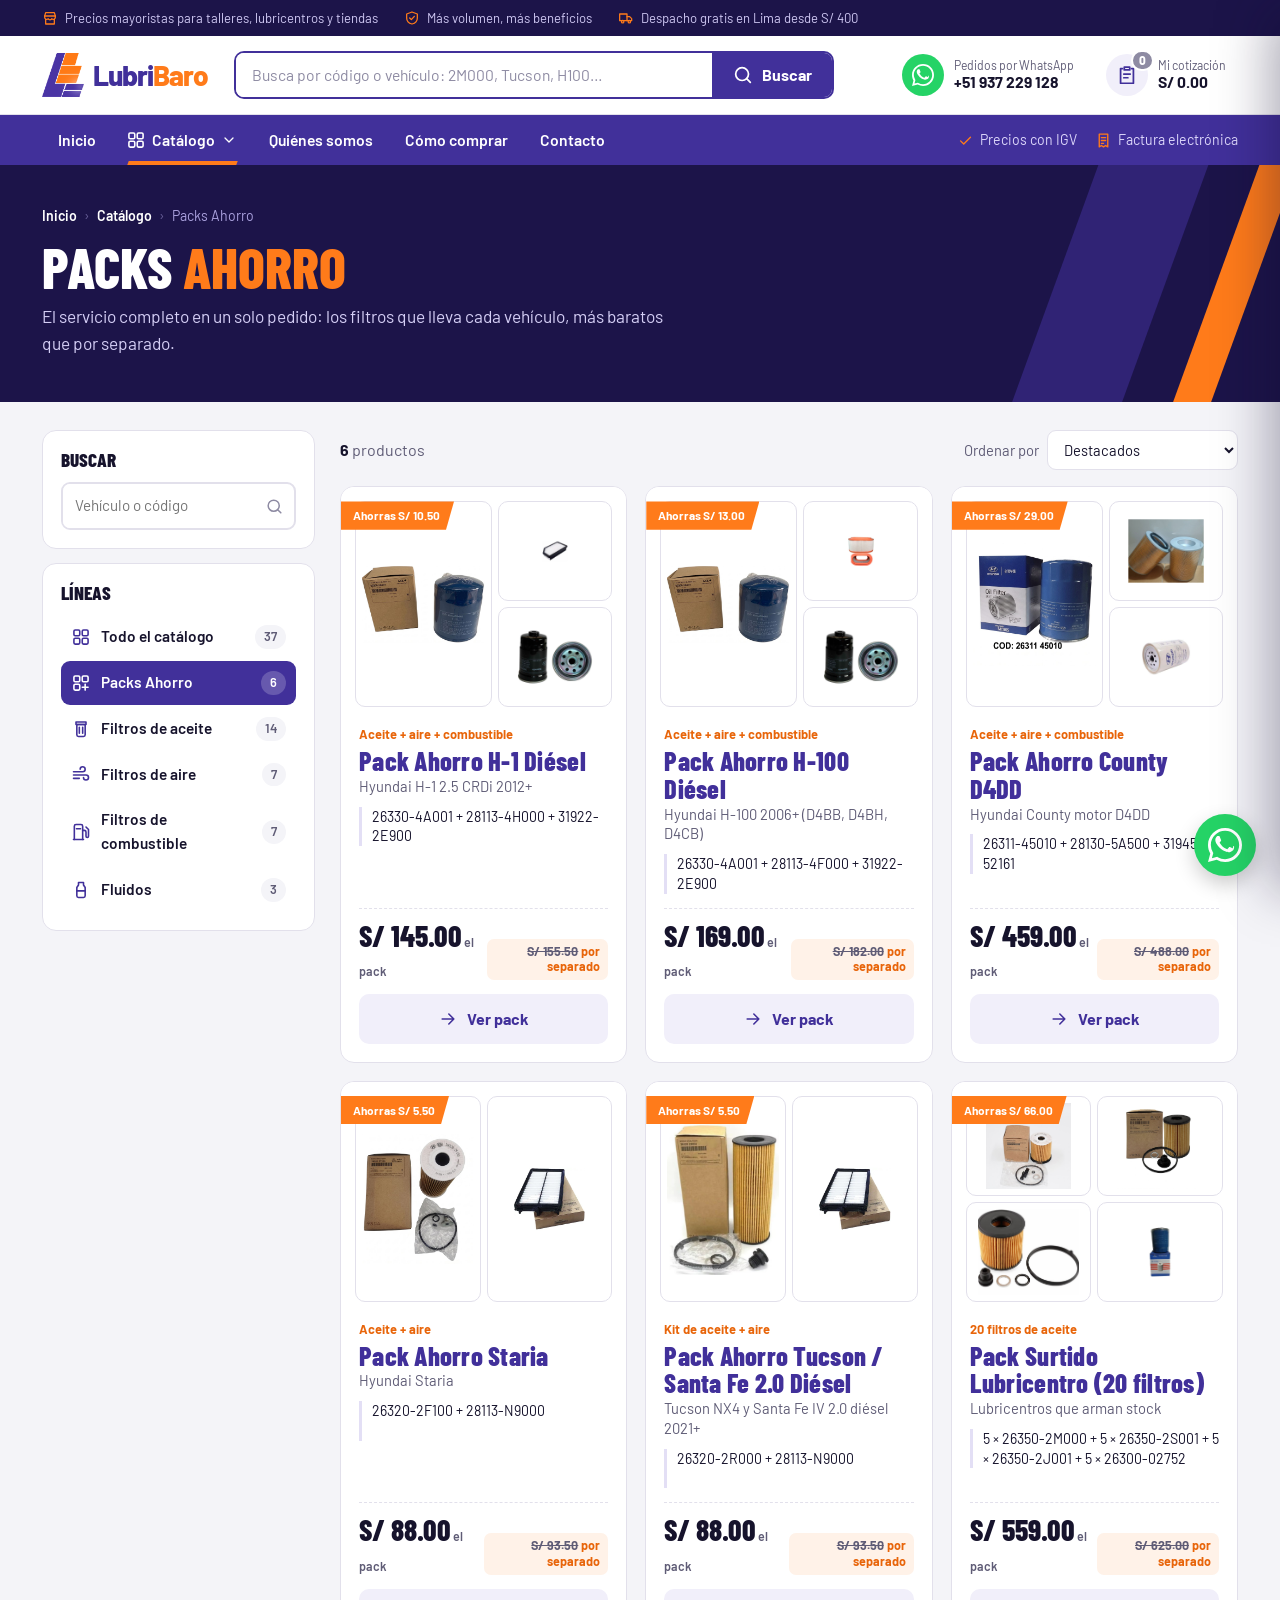
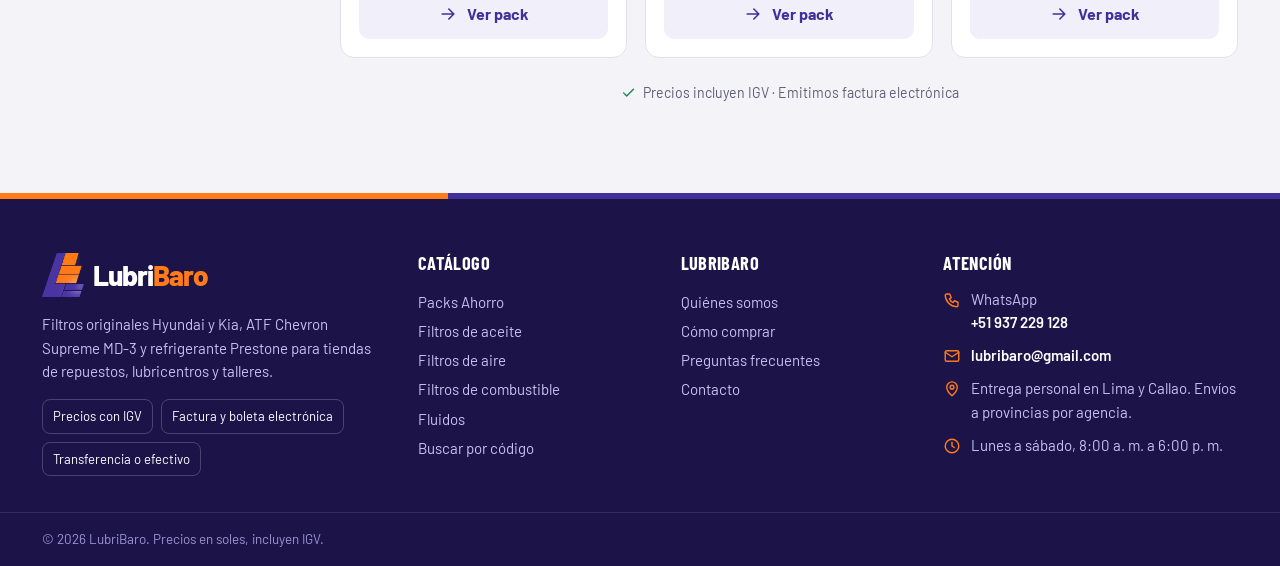
<file: cat-packs.html>
<!DOCTYPE html>
<html lang="es">
<head>
    <meta charset="UTF-8">
    <meta name="viewport" content="width=device-width, initial-scale=1.0">
    <title>Packs Ahorro: filtros por vehículo | LubriBaro</title>
    <meta name="description" content="Packs Ahorro LubriBaro: los filtros de aceite, aire y combustible de cada vehículo en un solo pedido, más baratos que por separado.">
    <meta name="theme-color" content="#41309A">
    <link rel="icon" href="favicon.png">
    <link rel="stylesheet" href="estilos.css">
</head>
<body data-pagina="catalogo" data-categoria="packs">
    <header id="sitio-header"></header>
    <script src="productos.js"></script>
    <script src="sitio.js"></script>

    <main>
        <section class="page-hero">
            <div class="contenedor">
                <div class="migas"><a href="index.html">Inicio</a><span class="sep">›</span><a href="catalogo.html">Catálogo</a><span class="sep">›</span><span>Packs Ahorro</span></div>
                <h1>Packs <b>Ahorro</b></h1>
                <p>El servicio completo en un solo pedido: los filtros que lleva cada vehículo, más baratos que por separado.</p>
            </div>
        </section>

        <div class="contenedor catalogo-layout">
            <aside class="filtros">
                <div class="panel">
                    <h3>Buscar</h3>
                    <form class="campo-buscar" id="form-buscar" role="search">
                        <label class="sr" for="q">Buscar por código o vehículo</label>
                        <input id="q" type="search" placeholder="Vehículo o código" autocomplete="off">
                        <svg class="ico" viewBox="0 0 24 24" aria-hidden="true"><circle cx="11" cy="11" r="7"/><path d="M20 20l-4-4"/></svg>
                    </form>
                </div>
                <div class="panel panel-lineas">
                    <h3>Líneas</h3>
                    <div class="lista-lineas" id="lista-lineas"></div>
                </div>
            </aside>

            <section aria-label="Productos">
                <div class="chips-movil" id="chips-movil"></div>
                <div class="barra-resultados">
                    <div class="info" id="info"></div>
                    <label class="orden">Ordenar por
                        <select id="orden">
                            <option value="">Destacados</option>
                            <option value="menor">Precio: menor a mayor</option>
                            <option value="mayor">Precio: mayor a menor</option>
                            <option value="codigo">Código</option>
                        </select>
                    </label>
                </div>
                <div class="grid-productos" id="grid"></div>
                <p class="nota-igv centro" style="margin-top:24px"><svg class="ico" viewBox="0 0 24 24"><path d="M5 12.5l4.5 4.5L19 7.5"/></svg>Precios incluyen IGV · Emitimos factura electrónica</p>
            </section>
        </div>
    </main>

    <footer id="sitio-footer"></footer>
    <script src="catalogo.js"></script>
</body>
</html>
</file>
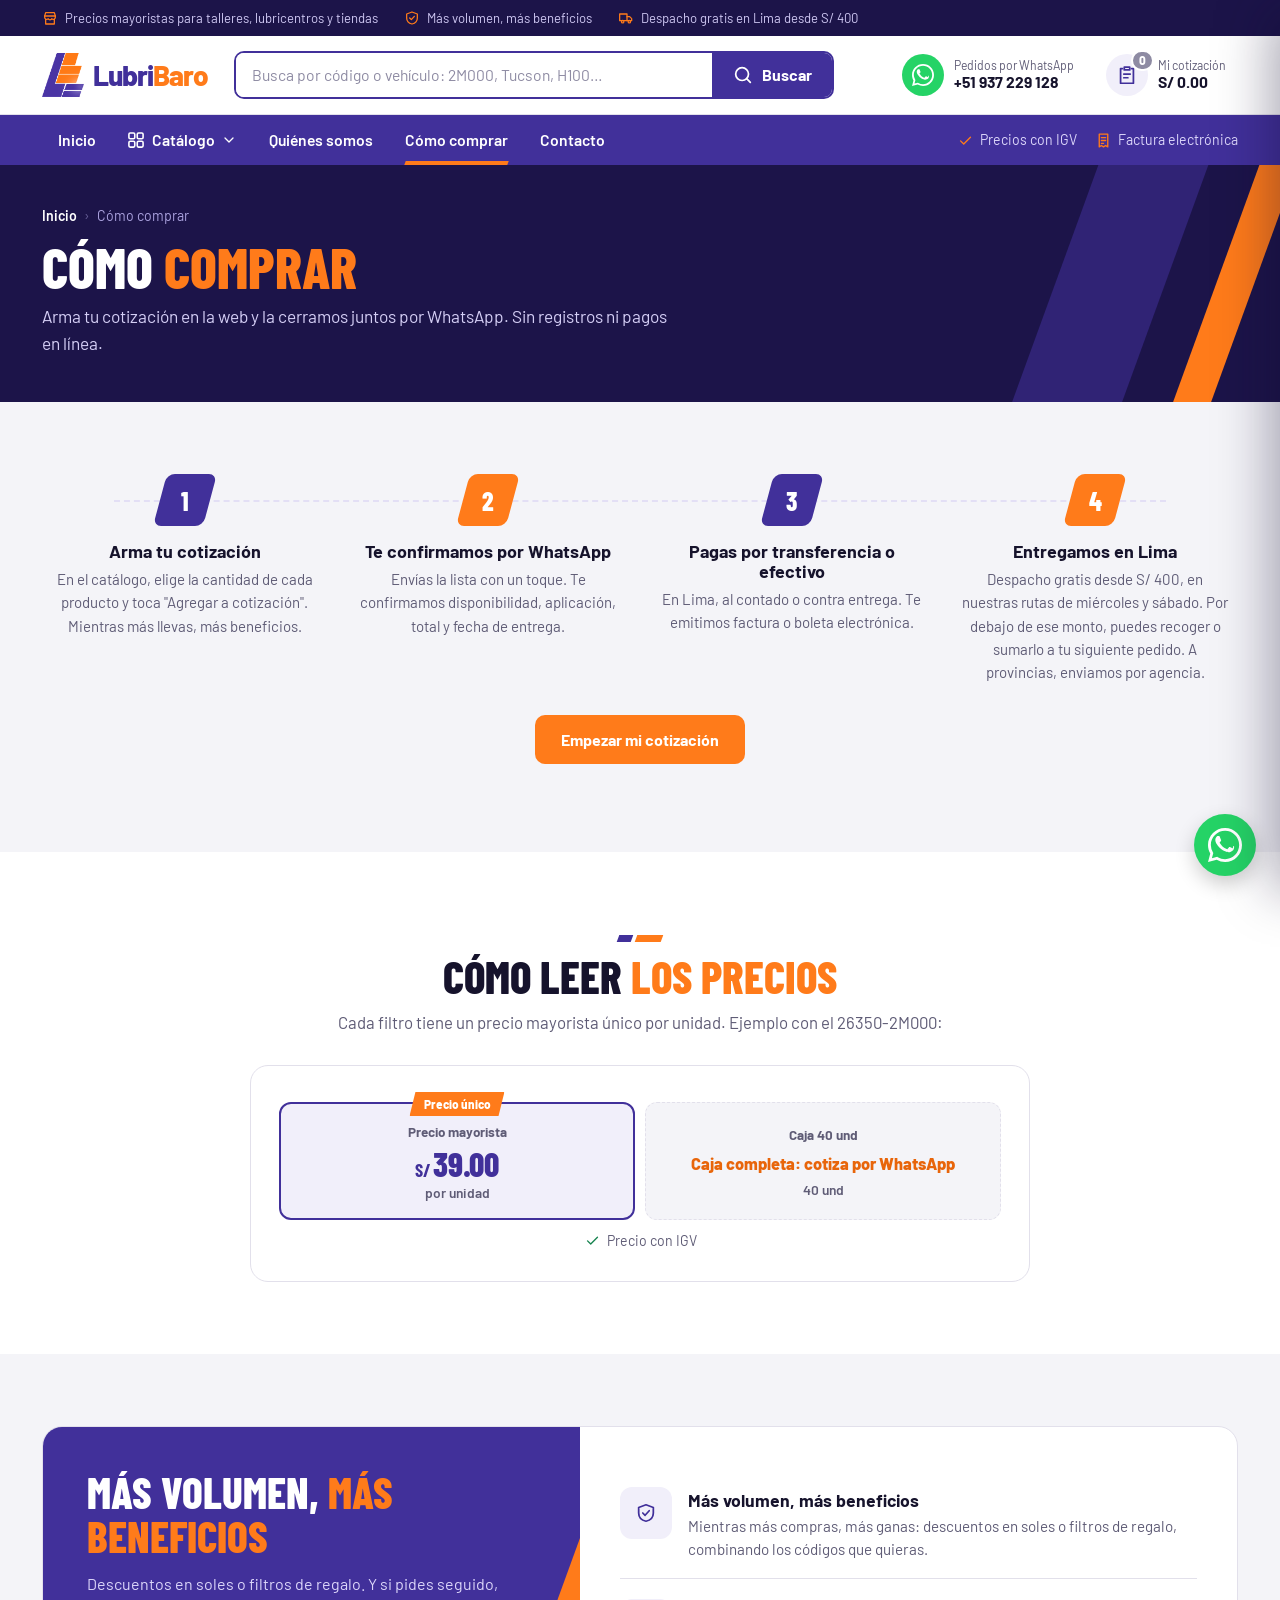
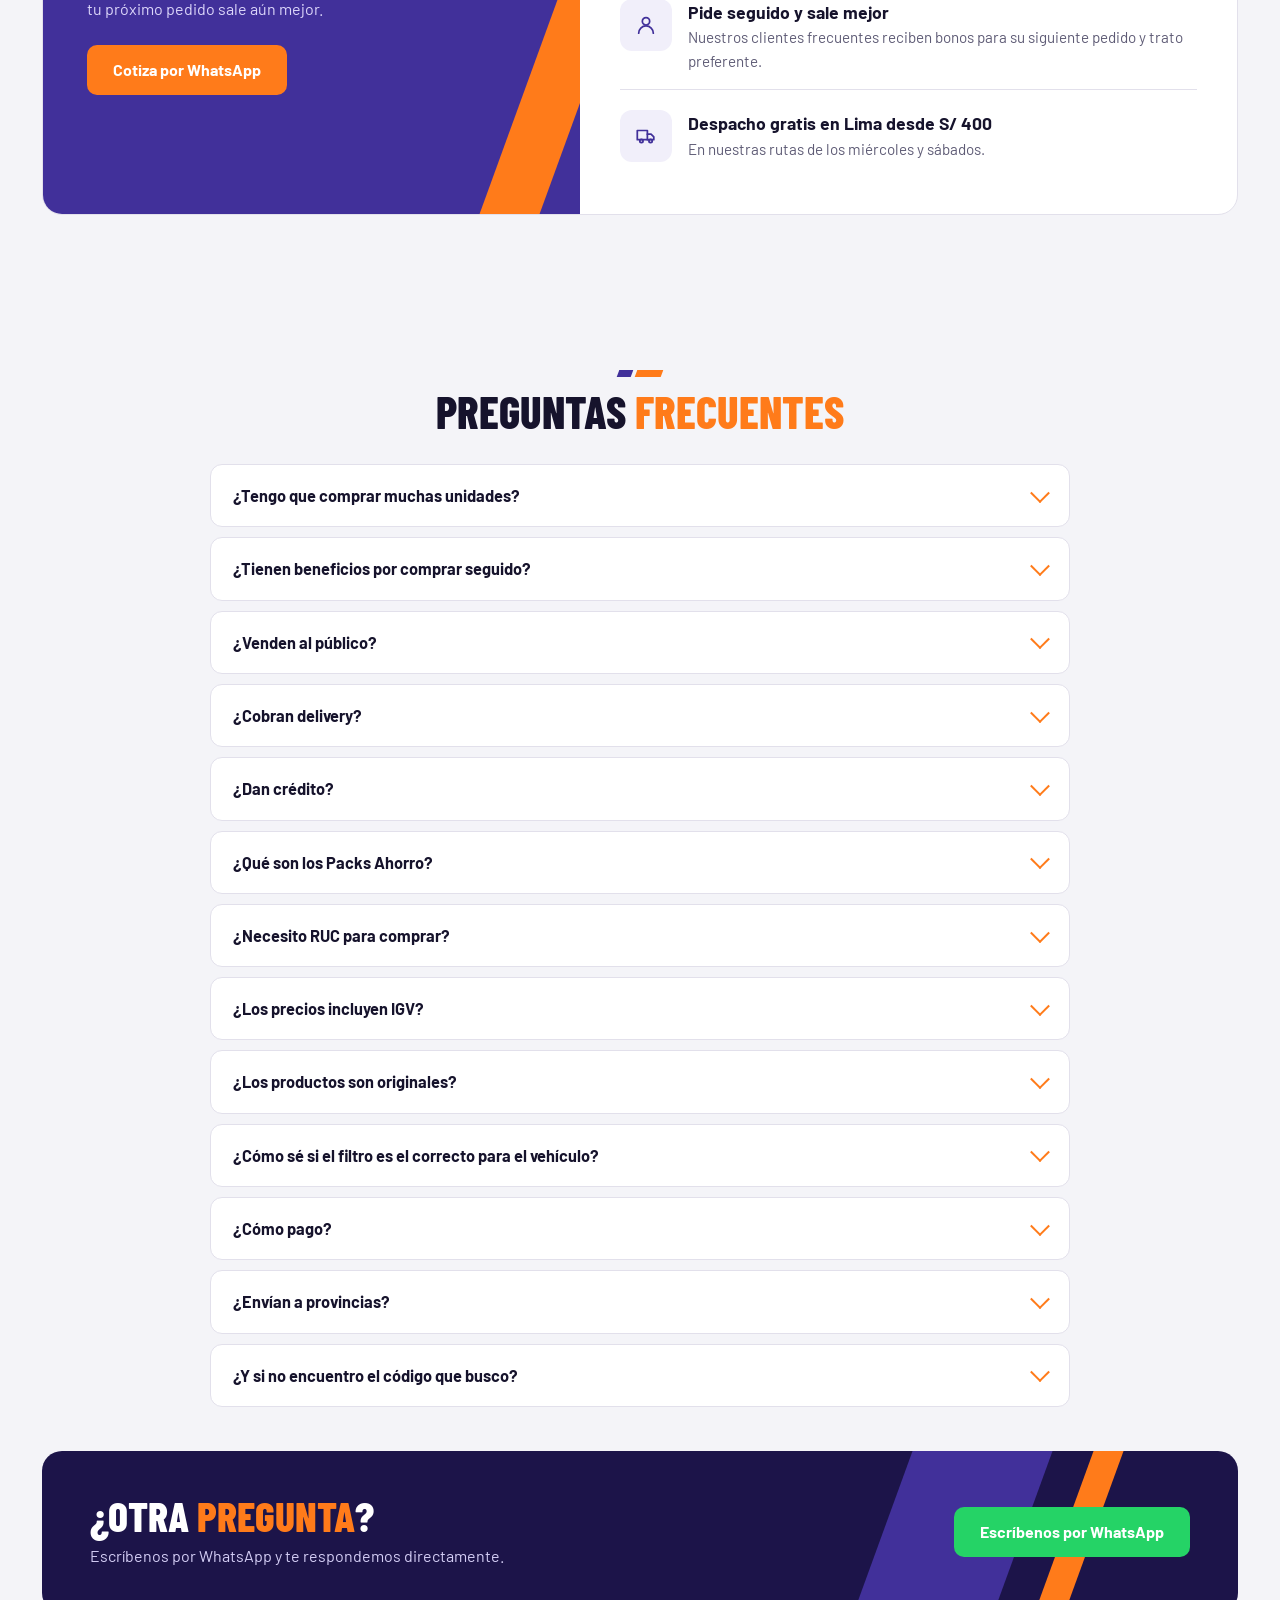
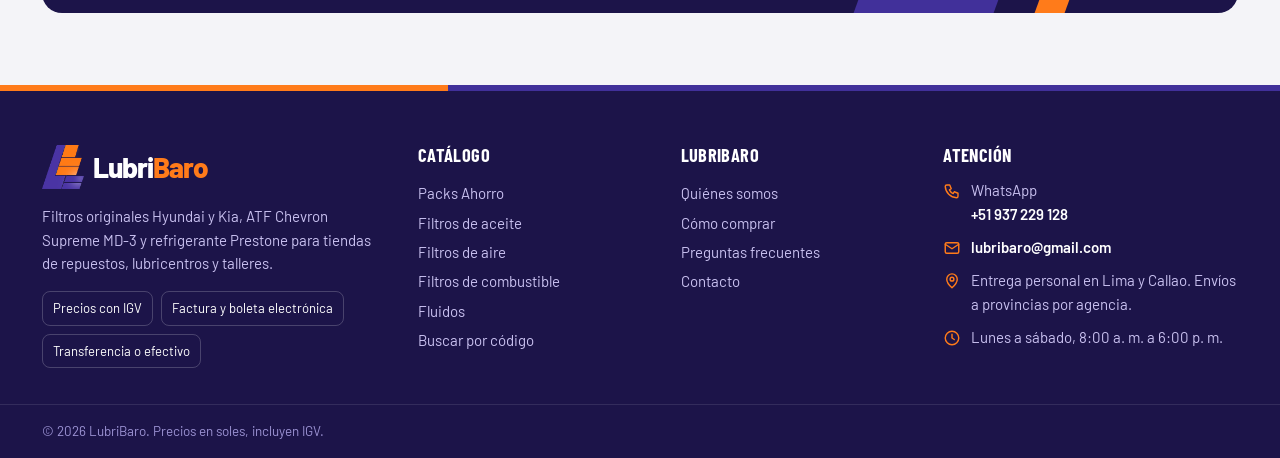
<file: como-comprar.html>
<!DOCTYPE html>
<html lang="es">
<head>
    <meta charset="UTF-8">
    <meta name="viewport" content="width=device-width, initial-scale=1.0">
    <title>Cómo comprar | LubriBaro</title>
    <meta name="description" content="Cómo comprar en LubriBaro: arma tu cotización, te confirmamos por WhatsApp, pagas por transferencia o efectivo y entregamos en Lima.">
    <meta name="theme-color" content="#41309A">
    <link rel="icon" href="favicon.png">
    <link rel="stylesheet" href="estilos.css">
</head>
<body data-pagina="como-comprar">
    <header id="sitio-header"></header>
    <script src="productos.js"></script>
    <script src="sitio.js"></script>

    <main>
        <section class="page-hero">
            <div class="contenedor">
                <div class="migas"><a href="index.html">Inicio</a><span class="sep">›</span><span>Cómo comprar</span></div>
                <h1>Cómo <b>comprar</b></h1>
                <p>Arma tu cotización en la web y la cerramos juntos por WhatsApp. Sin registros ni pagos en línea.</p>
            </div>
        </section>

        <section class="seccion">
            <div class="contenedor">
                <div class="pasos">
                    <div class="paso"><div class="num">1</div><div><h3>Arma tu cotización</h3><p>En el catálogo, elige la cantidad de cada producto y toca "Agregar a cotización". Mientras más llevas, más beneficios.</p></div></div>
                    <div class="paso"><div class="num">2</div><div><h3>Te confirmamos por WhatsApp</h3><p>Envías la lista con un toque. Te confirmamos disponibilidad, aplicación, total y fecha de entrega.</p></div></div>
                    <div class="paso"><div class="num">3</div><div><h3>Pagas por transferencia o efectivo</h3><p>En Lima, al contado o contra entrega. Te emitimos factura o boleta electrónica.</p></div></div>
                    <div class="paso"><div class="num">4</div><div><h3>Entregamos en Lima</h3><p>Despacho gratis desde S/ 400, en nuestras rutas de miércoles y sábado. Por debajo de ese monto, puedes recoger o sumarlo a tu siguiente pedido. A provincias, enviamos por agencia.</p></div></div>
                </div>
                <p style="text-align:center;margin-top:30px"><a class="btn btn-naranja" href="catalogo.html">Empezar mi cotización</a></p>
            </div>
        </section>

        <section class="seccion blanca">
            <div class="contenedor">
                <div class="titulo centro"><div class="barras"><i></i><i></i></div>
                    <h2>Cómo leer <b>los precios</b></h2>
                    <p>Cada filtro tiene un precio mayorista único por unidad. Ejemplo con el 26350-2M000:</p>
                </div>
                <div class="ejemplo-precios">
                    <div class="precios dos" id="ejemplo"></div>
                    <p class="nota-igv centro"><svg class="ico" viewBox="0 0 24 24"><path d="M5 12.5l4.5 4.5L19 7.5"/></svg>Precio con IGV</p>
                </div>
            </div>
        </section>

        <section class="seccion">
            <div class="contenedor">
                <div class="volumen">
                    <div class="volumen-txt">
                        <h2>Más volumen, <b>más beneficios</b></h2>
                        <p>Descuentos en soles o filtros de regalo. Y si pides seguido, tu próximo pedido sale aún mejor.</p>
                        <a class="btn btn-naranja" id="beneficio-wa" href="#" target="_blank" rel="noopener">Cotiza por WhatsApp</a>
                    </div>
                    <div class="volumen-ej"><div class="razones" id="razones-beneficio"></div></div>
                </div>
            </div>
        </section>

        <section class="seccion" id="preguntas">
            <div class="contenedor">
                <div class="titulo centro"><div class="barras"><i></i><i></i></div>
                    <h2>Preguntas <b>frecuentes</b></h2>
                </div>
                <div class="faq">
                    <details><summary>¿Tengo que comprar muchas unidades?</summary><div class="resp"><p>No. Atendemos pedidos de cualquier tamaño. Mientras más compras, más beneficios recibes: descuentos en soles o filtros de regalo. Cotiza y te decimos cuánto ahorras.</p></div></details>
                    <details><summary>¿Tienen beneficios por comprar seguido?</summary><div class="resp"><p>Sí. Nuestros clientes frecuentes reciben bonos para su siguiente pedido y trato preferente.</p></div></details>
                    <details><summary>¿Venden al público?</summary><div class="resp"><p>Somos distribuidores para talleres, lubricentros y tiendas. Si eres cliente final, escríbenos y te indicamos dónde conseguirlo.</p></div></details>
                    <details><summary>¿Cobran delivery?</summary><div class="resp"><p>No. El despacho en Lima es gratis en pedidos desde S/ 400, en nuestras rutas de los miércoles y sábados.</p></div></details>
                    <details><summary>¿Dan crédito?</summary><div class="resp"><p>Trabajamos al contado o por transferencia, y a cambio te damos mejores precios y beneficios por monto.</p></div></details>
                    <details><summary>¿Qué son los Packs Ahorro?</summary><div class="resp"><p>Son los filtros que lleva cada vehículo (aceite, aire y combustible) en un solo pedido y más baratos que por separado. Su precio es neto y suma para el despacho gratis. <a href="cat-packs.html">Ver Packs Ahorro</a>.</p></div></details>
                    <details><summary>¿Necesito RUC para comprar?</summary><div class="resp"><p>No. Puedes comprar con boleta o con factura electrónica.</p></div></details>
                    <details><summary>¿Los precios incluyen IGV?</summary><div class="resp"><p>Sí. Todos los precios de la web están en soles e incluyen IGV. En los filtros, el precio es por unidad; en los fluidos, por caja.</p></div></details>
                    <details><summary>¿Los productos son originales?</summary><div class="resp"><p>Sí. Los filtros son originales Hyundai y Kia y se entregan en su empaque. El ATF es Chevron Supreme MD-3 y el refrigerante es Prestone.</p></div></details>
                    <details><summary>¿Cómo sé si el filtro es el correcto para el vehículo?</summary><div class="resp"><p>En cada ficha está la aplicación y las equivalencias. Si tienes dudas, envíanos la marca, el modelo, el año y el motor del vehículo, o el código del filtro que vas a cambiar, y te lo confirmamos antes de despachar.</p></div></details>
                    <details><summary>¿Cómo pago?</summary><div class="resp"><p>Por transferencia o en efectivo. En Lima puedes pagar al contado o contra entrega.</p></div></details>
                    <details><summary>¿Envían a provincias?</summary><div class="resp"><p>Sí, por agencia de carga (Sanky u otra que elijas). Para provincias, el pago es 100% adelantado.</p></div></details>
                    <details><summary>¿Y si no encuentro el código que busco?</summary><div class="resp"><p>Trabajamos más códigos Hyundai y Kia a pedido. Escríbenos el código o el vehículo por WhatsApp y te cotizamos.</p></div></details>
                </div>
                <div class="banda-cta" style="margin-top:44px">
                    <div><h2>¿Otra <b>pregunta</b>?</h2><p>Escríbenos por WhatsApp y te respondemos directamente.</p></div>
                    <a class="btn btn-wa" id="cta-wa" href="#" target="_blank" rel="noopener">Escríbenos por WhatsApp</a>
                </div>
            </div>
        </section>

    </main>

    <footer id="sitio-footer"></footer>
    <script>
        const ej = obtenerProducto("filtro-26350-2m000");
        if (ej) {
            document.getElementById("ejemplo").innerHTML = `
                <div class="tier mejor"><span class="badge">Precio único</span><span class="t-label">Precio mayorista</span><span class="t-precio"><small>S/</small>${ej.precio.toFixed(2)}</span><span class="t-tramo">por unidad</span></div>
                <div class="tier cotiza"><span class="t-label">${ej.lote.tipo} ${ej.lote.cantidad} und</span><span class="t-precio">${ej.lote.tipo} completa: cotiza por WhatsApp</span><span class="t-tramo">${ej.lote.cantidad} und</span></div>`;
        }
        document.getElementById("razones-beneficio").innerHTML = [
            ["original", "Más volumen, más beneficios", "Mientras más compras, más ganas: descuentos en soles o filtros de regalo, combinando los códigos que quieras."],
            ["persona", "Pide seguido y sale mejor", "Nuestros clientes frecuentes reciben bonos para su siguiente pedido y trato preferente."],
            ["camion", "Despacho gratis en Lima desde S/ 400", "En nuestras rutas de los miércoles y sábados."]
        ].map(([i, t, d]) => `<div class="razon"><span class="ic">${ico(i)}</span><div><h3>${t}</h3><p>${d}</p></div></div>`).join("");
        document.getElementById("beneficio-wa").href = enlaceWhatsApp("Hola LubriBaro, quiero cotizar un pedido y conocer mis beneficios: ");
        document.getElementById("cta-wa").href = enlaceWhatsApp("Hola LubriBaro, tengo una consulta: ");
    </script>
</body>
</html>
</file>
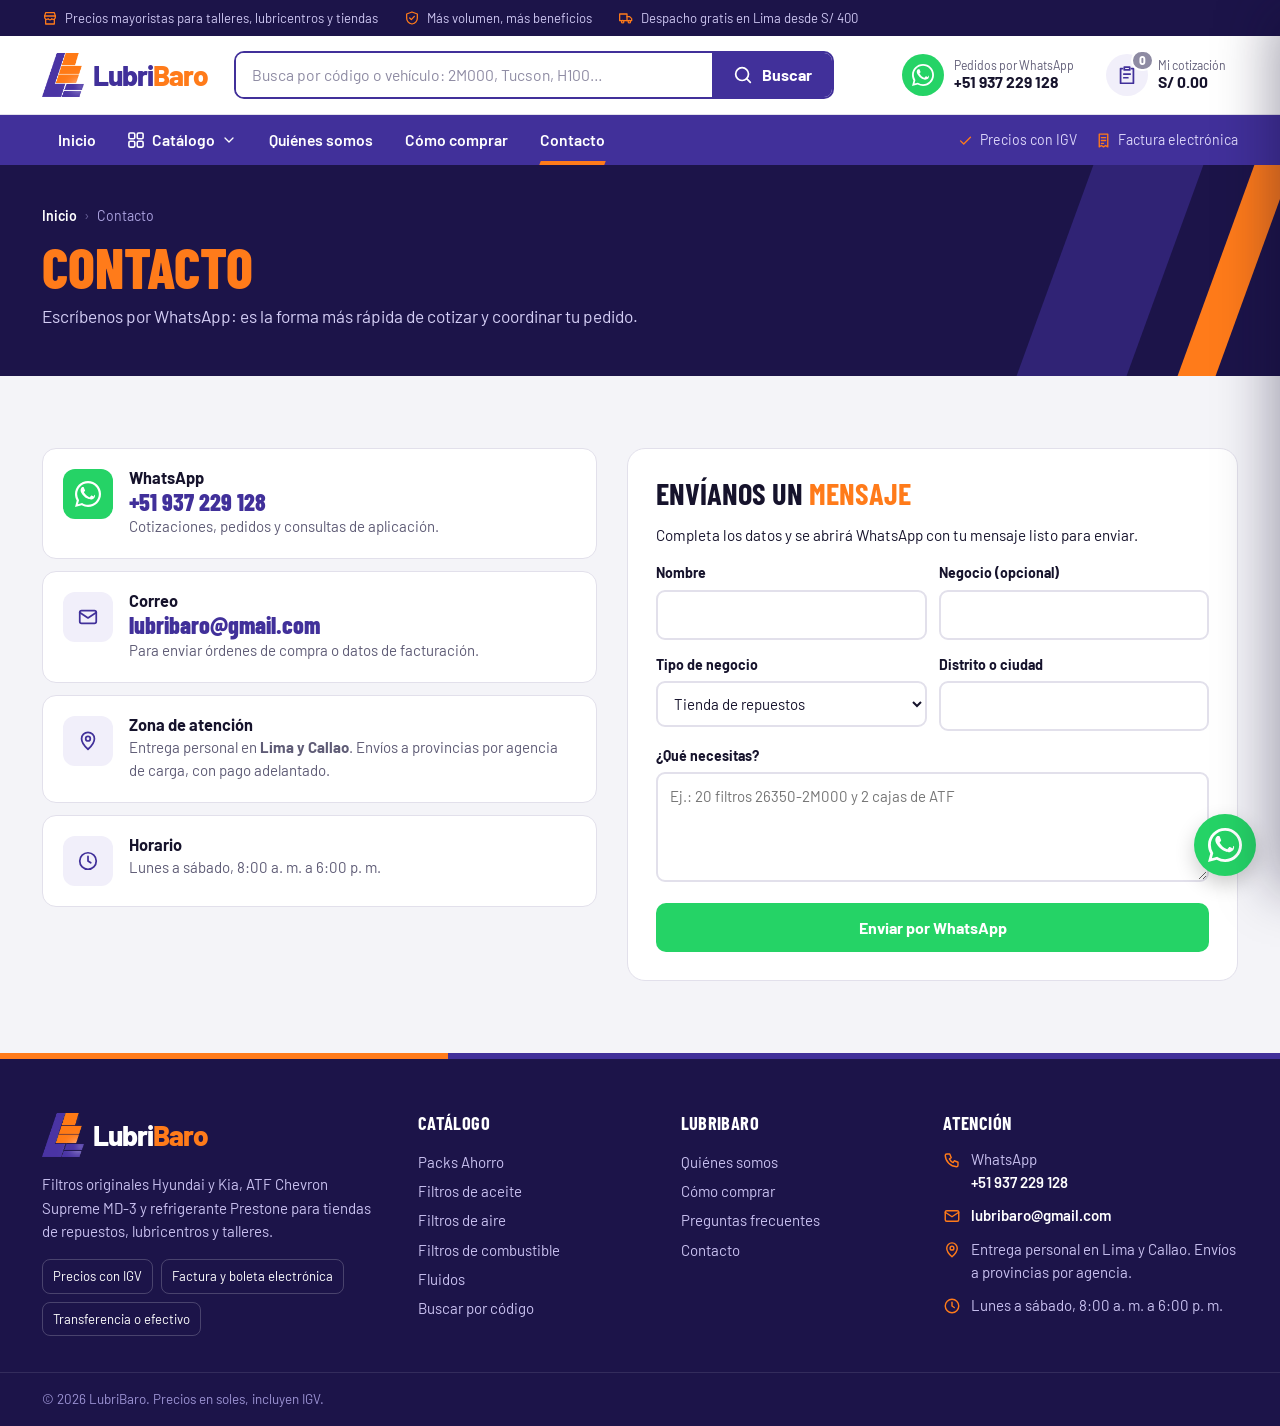
<file: contacto.html>
<!DOCTYPE html>
<html lang="es">
<head>
    <meta charset="UTF-8">
    <meta name="viewport" content="width=device-width, initial-scale=1.0">
    <title>Contacto | LubriBaro</title>
    <meta name="description" content="Contacta a LubriBaro por WhatsApp (+51 937 229 128) o correo. Atendemos Lima y Callao, con envíos a provincias.">
    <meta name="theme-color" content="#41309A">
    <link rel="icon" href="favicon.png">
    <link rel="stylesheet" href="estilos.css">
</head>
<body data-pagina="contacto">
    <header id="sitio-header"></header>
    <script src="productos.js"></script>
    <script src="sitio.js"></script>

    <main>
        <section class="page-hero">
            <div class="contenedor">
                <div class="migas"><a href="index.html">Inicio</a><span class="sep">›</span><span>Contacto</span></div>
                <h1><b>Contacto</b></h1>
                <p>Escríbenos por WhatsApp: es la forma más rápida de cotizar y coordinar tu pedido.</p>
            </div>
        </section>

        <section class="seccion">
            <div class="contenedor contacto-grid">
                <div class="contacto-cards">
                    <a class="c-card wa" id="c-wa" href="#" target="_blank" rel="noopener">
                        <div class="ic" id="ic-wa"></div>
                        <div><h3>WhatsApp</h3><p class="grande" id="c-wa-num"></p><p>Cotizaciones, pedidos y consultas de aplicación.</p></div>
                    </a>
                    <a class="c-card" id="c-correo" href="#">
                        <div class="ic" id="ic-correo"></div>
                        <div><h3>Correo</h3><p class="grande" id="c-correo-txt"></p><p>Para enviar órdenes de compra o datos de facturación.</p></div>
                    </a>
                    <div class="c-card">
                        <div class="ic" id="ic-zona"></div>
                        <div><h3>Zona de atención</h3><p>Entrega personal en <b id="c-zona"></b>. Envíos a provincias por agencia de carga, con pago adelantado.</p></div>
                    </div>
                    <div class="c-card">
                        <div class="ic" id="ic-reloj"></div>
                        <div><h3>Horario</h3><p id="c-horario"></p></div>
                    </div>
                </div>

                <form class="form-contacto" id="form-contacto">
                    <h2>Envíanos un <span class="naranja">mensaje</span></h2>
                    <p style="color:var(--texto-2);font-size:.95rem">Completa los datos y se abrirá WhatsApp con tu mensaje listo para enviar.</p>
                    <div class="fila">
                        <div class="grupo"><label for="f-nombre">Nombre</label><input class="campo" id="f-nombre" required autocomplete="name"></div>
                        <div class="grupo"><label for="f-negocio">Negocio (opcional)</label><input class="campo" id="f-negocio" autocomplete="organization"></div>
                    </div>
                    <div class="fila">
                        <div class="grupo"><label for="f-tipo">Tipo de negocio</label>
                            <select class="campo" id="f-tipo"><option>Tienda de repuestos</option><option>Lubricentro</option><option>Taller</option><option>Otro</option></select></div>
                        <div class="grupo"><label for="f-distrito">Distrito o ciudad</label><input class="campo" id="f-distrito"></div>
                    </div>
                    <div class="grupo"><label for="f-mensaje">¿Qué necesitas?</label><textarea class="campo" id="f-mensaje" required placeholder="Ej.: 20 filtros 26350-2M000 y 2 cajas de ATF"></textarea></div>
                    <button class="btn btn-wa btn-bloque" type="submit" id="f-btn">Enviar por WhatsApp</button>
                </form>
            </div>
        </section>

    </main>

    <footer id="sitio-footer"></footer>
    <script>
        document.getElementById("ic-wa").innerHTML = WA_SVG;
        document.getElementById("ic-correo").innerHTML = ico("correo");
        document.getElementById("ic-zona").innerHTML = ico("ubicacion");
        document.getElementById("ic-reloj").innerHTML = ico("reloj");
        document.getElementById("c-wa").href = enlaceWhatsApp("Hola LubriBaro, quisiera hacer una consulta.");
        document.getElementById("c-wa-num").textContent = CONFIG.whatsappVisible;
        document.getElementById("c-correo").href = "mailto:" + CONFIG.correo;
        document.getElementById("c-correo-txt").textContent = CONFIG.correo;
        document.getElementById("c-zona").textContent = CONFIG.zona;
        document.getElementById("c-horario").textContent = CONFIG.horario;
        document.getElementById("form-contacto").addEventListener("submit", e => {
            e.preventDefault();
            const v = id => document.getElementById(id).value.trim();
            let t = `Hola LubriBaro, soy ${v("f-nombre")}`;
            if (v("f-negocio")) t += ` de ${v("f-negocio")}`;
            t += ` (${v("f-tipo")}${v("f-distrito") ? ", " + v("f-distrito") : ""}).\n\n${v("f-mensaje")}`;
            window.open(enlaceWhatsApp(t), "_blank", "noopener");
        });
    </script>
</body>
</html>
</file>
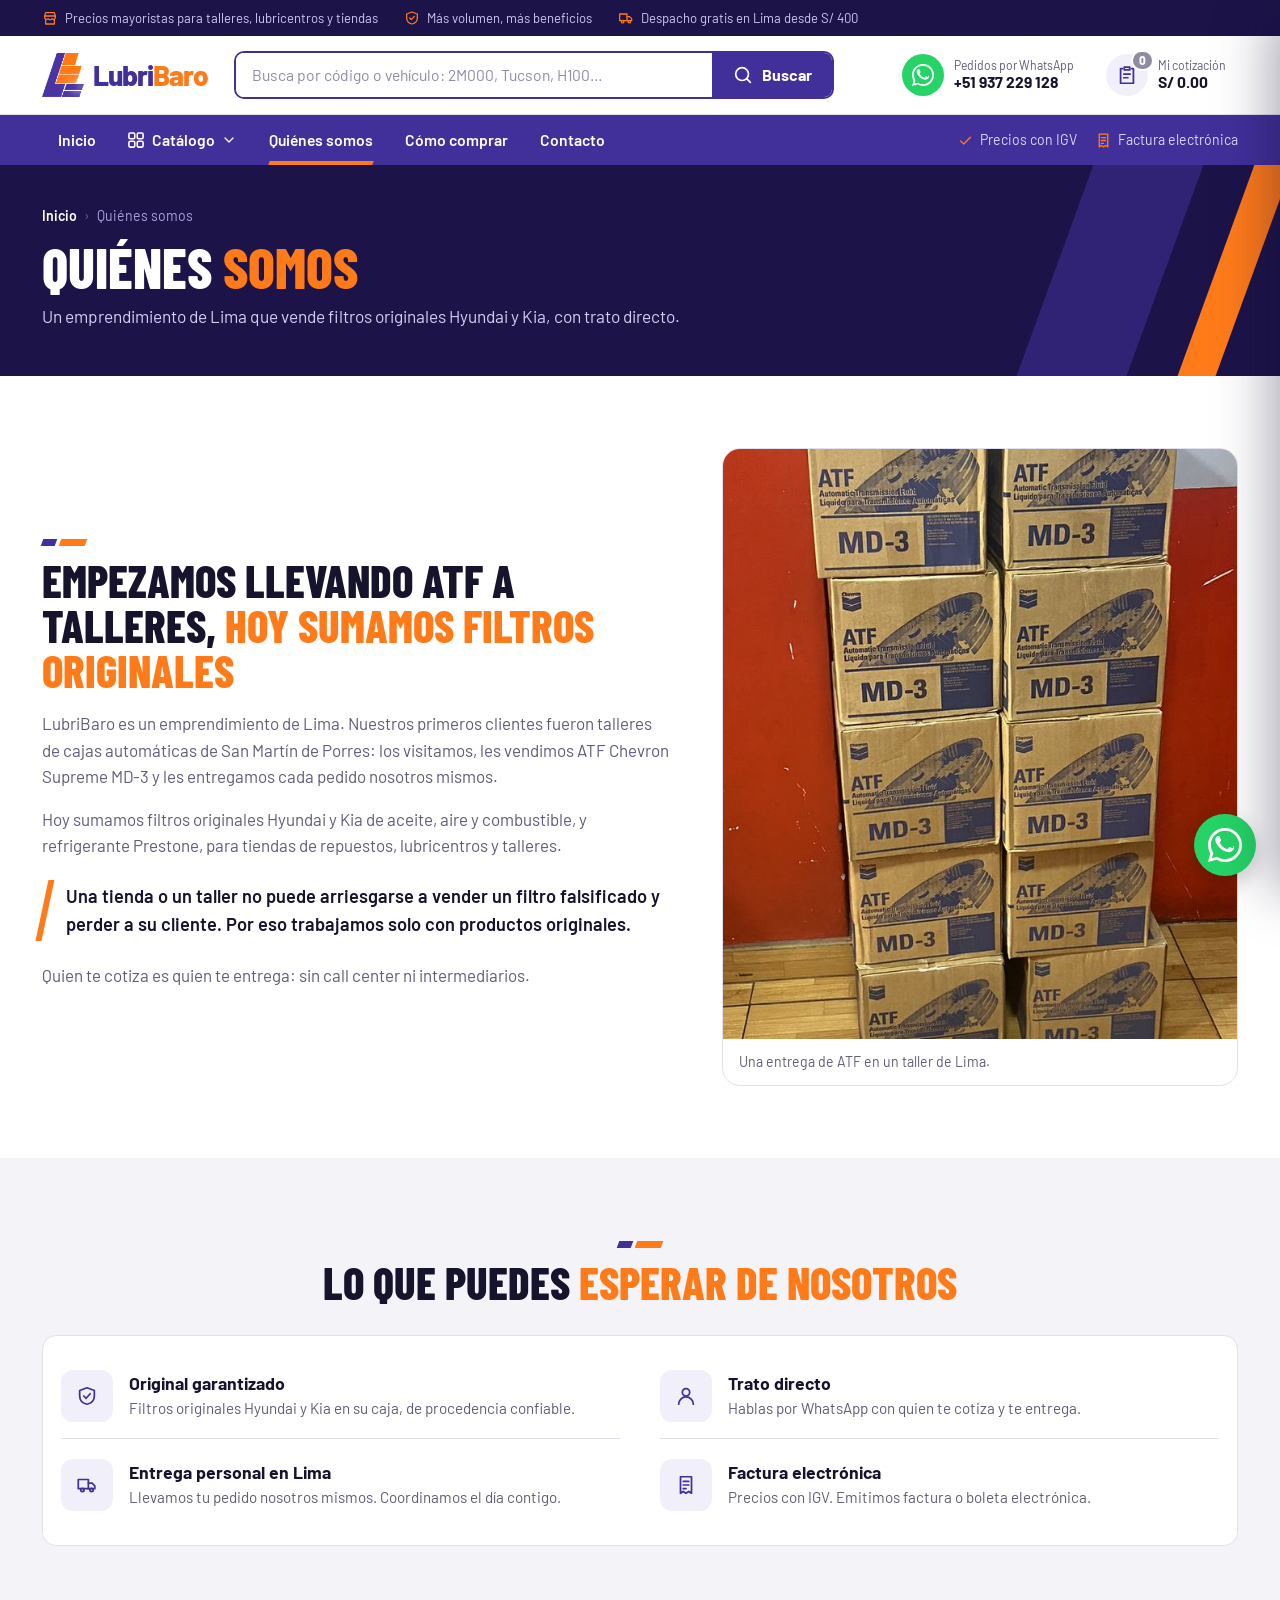
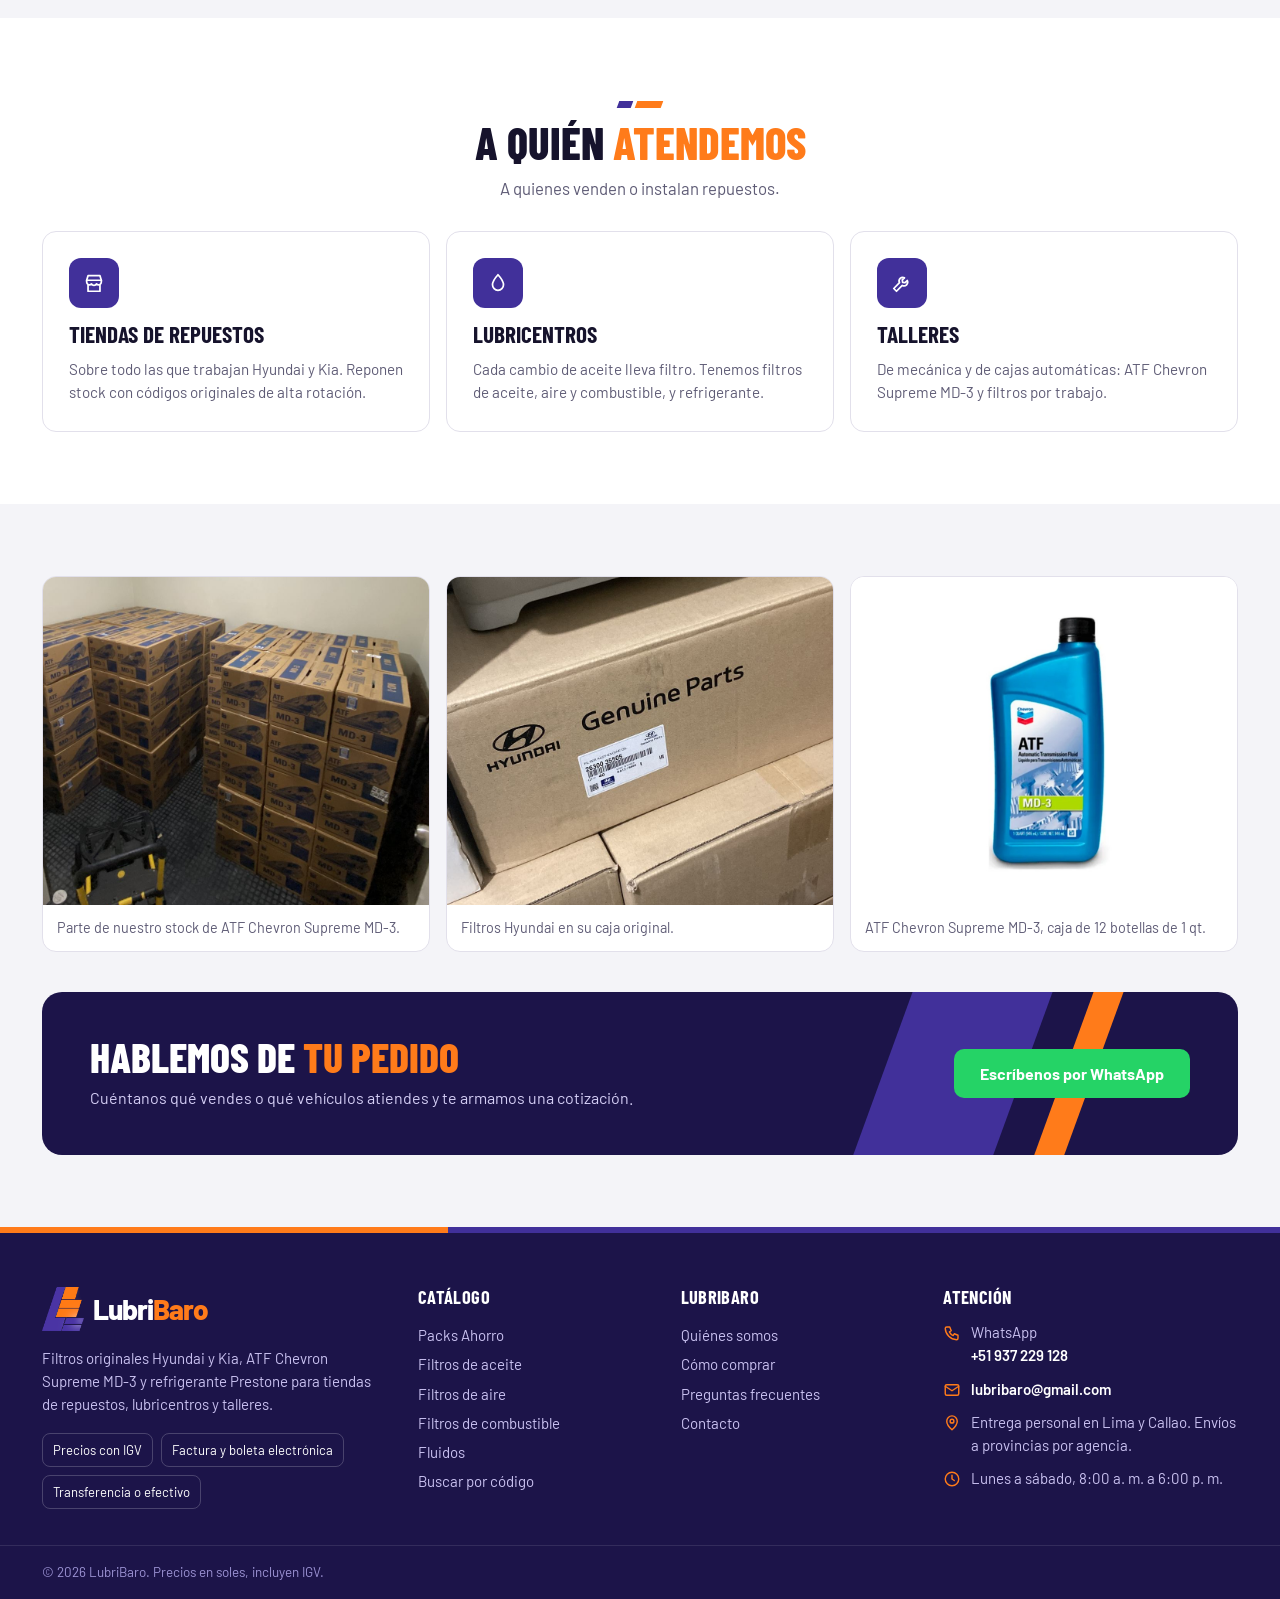
<file: nosotros.html>
<!DOCTYPE html>
<html lang="es">
<head>
    <meta charset="UTF-8">
    <meta name="viewport" content="width=device-width, initial-scale=1.0">
    <title>Quiénes somos | LubriBaro</title>
    <meta name="description" content="LubriBaro es un emprendimiento de Lima que vende filtros originales Hyundai y Kia, ATF y refrigerante con trato directo y entrega personal.">
    <meta name="theme-color" content="#41309A">
    <link rel="icon" href="favicon.png">
    <link rel="stylesheet" href="estilos.css">
</head>
<body data-pagina="nosotros">
    <header id="sitio-header"></header>
    <script src="productos.js"></script>
    <script src="sitio.js"></script>

    <main>
        <section class="page-hero">
            <div class="contenedor">
                <div class="migas"><a href="index.html">Inicio</a><span class="sep">›</span><span>Quiénes somos</span></div>
                <h1>Quiénes <b>somos</b></h1>
                <p>Un emprendimiento de Lima que vende filtros originales Hyundai y Kia, con trato directo.</p>
            </div>
        </section>

        <section class="seccion blanca">
            <div class="contenedor historia">
                <div>
                    <div class="titulo" style="margin-bottom:18px"><div class="barras"><i></i><i></i></div><h2>Empezamos llevando ATF a talleres, <b>hoy sumamos filtros originales</b></h2></div>
                    <p>LubriBaro es un emprendimiento de Lima. Nuestros primeros clientes fueron talleres de cajas automáticas de San Martín de Porres: los visitamos, les vendimos ATF Chevron Supreme MD-3 y les entregamos cada pedido nosotros mismos.</p>
                    <p>Hoy sumamos filtros originales Hyundai y Kia de aceite, aire y combustible, y refrigerante Prestone, para tiendas de repuestos, lubricentros y talleres.</p>
                    <p class="destacado">Una tienda o un taller no puede arriesgarse a vender un filtro falsificado y perder a su cliente. Por eso trabajamos solo con productos originales.</p>
                    <p>Quien te cotiza es quien te entrega: sin call center ni intermediarios.</p>
                </div>
                <figure>
                    <img src="foto-despacho-taller.jpg" alt="Entrega de cajas de ATF Chevron Supreme MD-3 en un taller de Lima" width="636" height="1000" loading="lazy">
                    <figcaption>Una entrega de ATF en un taller de Lima.</figcaption>
                </figure>
            </div>
        </section>

        <section class="seccion">
            <div class="contenedor">
                <div class="titulo centro"><div class="barras"><i></i><i></i></div><h2>Lo que puedes <b>esperar de nosotros</b></h2></div>
                <div class="panel"><div class="razones dos" id="grid-razones"></div></div>
            </div>
        </section>

        <section class="seccion blanca">
            <div class="contenedor">
                <div class="titulo centro"><div class="barras"><i></i><i></i></div><h2>A quién <b>atendemos</b></h2><p>A quienes venden o instalan repuestos.</p></div>
                <div class="lista-clientes">
                    <div class="cliente"><div class="ic" id="ic-tienda"></div><h3>Tiendas de repuestos</h3><p>Sobre todo las que trabajan Hyundai y Kia. Reponen stock con códigos originales de alta rotación.</p></div>
                    <div class="cliente"><div class="ic" id="ic-gota"></div><h3>Lubricentros</h3><p>Cada cambio de aceite lleva filtro. Tenemos filtros de aceite, aire y combustible, y refrigerante.</p></div>
                    <div class="cliente"><div class="ic" id="ic-taller"></div><h3>Talleres</h3><p>De mecánica y de cajas automáticas: ATF Chevron Supreme MD-3 y filtros por trabajo.</p></div>
                </div>
            </div>
        </section>

        <section class="seccion">
            <div class="contenedor">
                <div class="fotos-reales">
                    <figure><img src="foto-almacen-atf.jpg" alt="Stock de cajas de ATF Chevron Supreme MD-3" loading="lazy" width="1000" height="926"><figcaption>Parte de nuestro stock de ATF Chevron Supreme MD-3.</figcaption></figure>
                    <figure><img src="foto-filtros-caja-original.jpg" alt="Filtros Hyundai en caja original" loading="lazy" width="1000" height="853"><figcaption>Filtros Hyundai en su caja original.</figcaption></figure>
                    <figure><img src="chevron.jpg" alt="ATF Chevron Supreme MD-3" loading="lazy" width="900" height="834" style="object-fit:contain;background:#fff;padding:14px"><figcaption>ATF Chevron Supreme MD-3, caja de 12 botellas de 1 qt.</figcaption></figure>
                </div>
                <div class="banda-cta" style="margin-top:40px">
                    <div><h2>Hablemos de <b>tu pedido</b></h2><p>Cuéntanos qué vendes o qué vehículos atiendes y te armamos una cotización.</p></div>
                    <a class="btn btn-wa" id="cta-wa" href="#" target="_blank" rel="noopener">Escríbenos por WhatsApp</a>
                </div>
            </div>
        </section>

    </main>

    <footer id="sitio-footer"></footer>
    <script>
        const razones = [
            ["original", "Original garantizado", "Filtros originales Hyundai y Kia en su caja, de procedencia confiable."],
            ["persona", "Trato directo", "Hablas por WhatsApp con quien te cotiza y te entrega."],
            ["camion", "Entrega personal en Lima", "Llevamos tu pedido nosotros mismos. Coordinamos el día contigo."],
            ["factura", "Factura electrónica", "Precios con IGV. Emitimos factura o boleta electrónica."]
        ];
        document.getElementById("grid-razones").innerHTML = razones.map(([i, t, d]) =>
            `<div class="razon"><span class="ic">${ico(i)}</span><div><h3>${t}</h3><p>${d}</p></div></div>`).join("");
        document.getElementById("ic-tienda").innerHTML = ico("tienda");
        document.getElementById("ic-gota").innerHTML = ico("gota");
        document.getElementById("ic-taller").innerHTML = ico("taller");
        document.getElementById("cta-wa").href = enlaceWhatsApp("Hola LubriBaro, quisiera una cotización. Tengo un/a: ");
    </script>
</body>
</html>
</file>
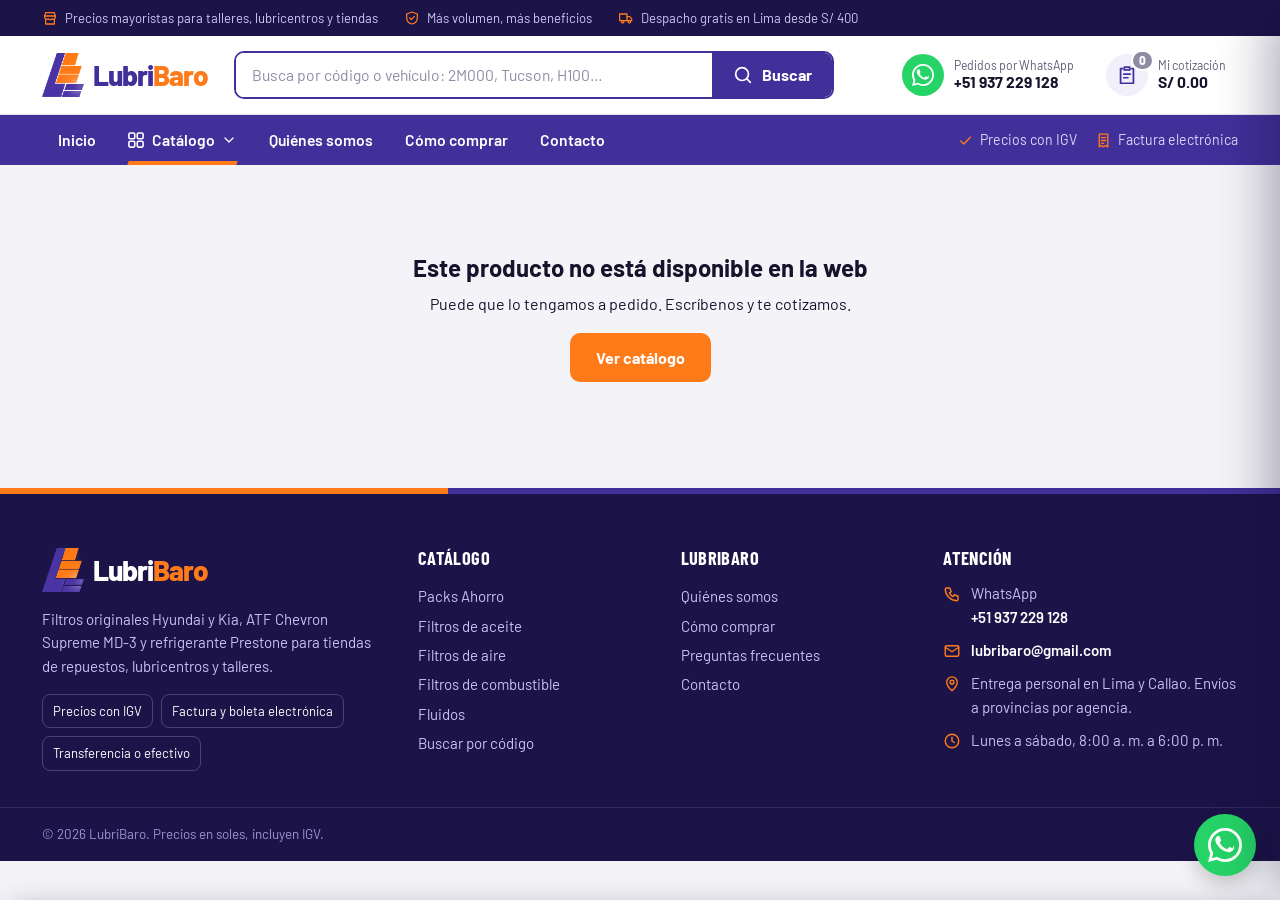
<file: producto.html>
<!DOCTYPE html>
<html lang="es">
<head>
    <meta charset="UTF-8">
    <meta name="viewport" content="width=device-width, initial-scale=1.0">
    <title>Producto | LubriBaro</title>
    <meta name="description" content="Ficha de producto LubriBaro: precio mayorista, aplicación, equivalencias y Packs Ahorro.">
    <meta name="theme-color" content="#41309A">
    <link rel="icon" href="favicon.png">
    <link rel="stylesheet" href="estilos.css">
</head>
<body data-pagina="catalogo">
    <header id="sitio-header"></header>
    <script src="productos.js"></script>
    <script src="sitio.js"></script>

    <main class="contenedor">
        <div id="error-producto" class="oculto" style="text-align:center;padding:90px 0">
            <h2>Este producto no está disponible en la web</h2>
            <p style="color:var(--texto-2)">Puede que lo tengamos a pedido. Escríbenos y te cotizamos.</p>
            <p><a class="btn btn-naranja" href="catalogo.html">Ver catálogo</a></p>
        </div>

        <div id="contenido-producto" class="oculto">
            <div class="migas"><a href="index.html">Inicio</a><span class="sep">›</span><a href="catalogo.html">Catálogo</a><span class="sep">›</span><a id="miga-linea" href="#"></a><span class="sep">›</span><span id="miga-codigo"></span></div>

            <section class="producto-grid">
                <!-- FOTO -->
                <div class="galeria">
                    <div class="foto-principal" id="ui-foto"></div>
                    <div class="garantias" id="ui-garantias"></div>
                </div>

                <!-- DATOS Y PRECIOS -->
                <div class="detalle">
                    <span class="marca-p" id="ui-marca"></span>
                    <h1 id="ui-titulo"></h1>
                    <div class="sku" id="ui-codigo"></div>
                    <div class="datos-cortos" id="ui-pills"></div>
                    <div id="ui-piezas"></div>
                    <div id="ui-pack-aviso"></div>

                    <div class="precios" id="ui-precios"></div>
                    <p class="nota-igv"><svg class="ico" viewBox="0 0 24 24"><path d="M5 12.5l4.5 4.5L19 7.5"/></svg><span id="ui-nota-precio">Precio con IGV</span></p>

                    <div class="agregar" id="bloque-agregar">
                        <label for="cantidad" id="lbl-cantidad">Cantidad</label>
                        <div class="agregar-fila">
                            <div class="stepper">
                                <button type="button" onclick="pasoCantidad(-1)" aria-label="Menos"><svg class="ico" viewBox="0 0 24 24"><path d="M5 12h14"/></svg></button>
                                <input type="number" id="cantidad" min="1" value="1" inputmode="numeric">
                                <button type="button" onclick="pasoCantidad(1)" aria-label="Más"><svg class="ico" viewBox="0 0 24 24"><path d="M12 5v14M5 12h14"/></svg></button>
                            </div>
                            <button class="btn btn-naranja" type="button" onclick="agregarActual()">
                                <svg class="ico" viewBox="0 0 24 24"><path d="M9 3.5h6v3H9z"/><path d="M7 5H5v16h14V5h-2"/><path d="M12 10v7M8.5 13.5h7"/></svg>
                                <span id="txt-agregar">Agregar a cotización</span>
                            </button>
                        </div>
                        <a class="btn btn-wa-borde btn-bloque" id="ui-wa" href="#" target="_blank" rel="noopener"></a>
                        <div class="calculo" id="ui-calculo"></div>
                    </div>

                    <div class="entrega">
                        <div class="entrega-item"><div class="ic"><svg class="ico" viewBox="0 0 24 24"><path d="M2.5 6h11v10h-11z"/><path d="M13.5 10h4l3 3v3h-7"/><circle cx="7" cy="17.5" r="1.8"/><circle cx="17" cy="17.5" r="1.8"/></svg></div>
                            <div><strong>Lima: despacho gratis desde S/ 400</strong>Combinando filtros, packs y fluidos, en nuestras rutas de los miércoles y sábados. Para montos menores, puedes recoger o sumarlo a tu siguiente pedido. Pagas contra entrega o al contado.</div></div>
                        <div class="entrega-item"><div class="ic"><svg class="ico" viewBox="0 0 24 24"><path d="M3 7l6-3 6 3 6-3v13l-6 3-6-3-6 3z"/><path d="M9 4v13M15 7v13"/></svg></div>
                            <div><strong>Provincias: envío por agencia</strong>Por Sanky u otra agencia que elijas, con pago adelantado al 100%.</div></div>
                        <div class="entrega-item"><div class="ic"><svg class="ico" viewBox="0 0 24 24"><path d="M6 3h12v18l-3-2-3 2-3-2-3 2z"/><path d="M9 8h6M9 12h6M9 16h3"/></svg></div>
                            <div><strong>Comprobante</strong>Factura o boleta electrónica.</div></div>
                    </div>
                </div>
            </section>

            <!-- PESTAÑAS -->
            <section class="tabs">
                <div class="tabs-header" role="tablist">
                    <button class="tab-btn activo" role="tab" onclick="abrirTab(this, 'tab-ficha')">Ficha técnica</button>
                    <button class="tab-btn" role="tab" onclick="abrirTab(this, 'tab-compat')">Compatibilidad</button>
                </div>
                <div id="tab-ficha" class="tab-content activo" role="tabpanel">
                    <table class="tabla-tec" id="ui-tabla"></table>
                </div>
                <div id="tab-compat" class="tab-content" role="tabpanel">
                    <h3>Aplicación</h3>
                    <p id="ui-compat"></p>
                    <div id="ui-equiv"></div>
                </div>
            </section>

            <!-- RELACIONADOS -->
            <section id="bloque-relacionados" style="margin-bottom:46px">
                <div class="titulo"><div class="barras"><i></i><i></i></div><h2>También en <b id="rel-linea"></b></h2></div>
                <div class="grid-productos" id="grid-relacionados"></div>
            </section>

            <!-- COMPROMISO -->
            <div class="compromiso">
                <h3>Nuestro compromiso</h3>
                <p>Te vendemos solo productos originales, te atendemos de forma directa y te entregamos en persona en Lima. Si tienes dudas sobre la aplicación, las resolvemos antes de despachar, para que tu cliente reciba el repuesto correcto.</p>
            </div>
        </div>
    </main>

    <!-- BARRA FIJA INFERIOR -->
    <div class="sticky-bar" id="sticky-bar">
        <div class="sticky-inner">
            <div id="sticky-foto"></div>
            <div class="sticky-info"><b id="sticky-titulo"></b><span id="sticky-precio"></span></div>
            <button class="btn btn-naranja" type="button" onclick="agregarActual()">Agregar a cotización</button>
        </div>
    </div>

    <footer id="sitio-footer"></footer>

    <script>
        const prod = obtenerProducto(new URLSearchParams(location.search).get("id"));
        const $ = id => document.getElementById(id);

        function abrirTab(btn, id) {
            document.querySelectorAll(".tab-btn").forEach(b => b.classList.remove("activo"));
            document.querySelectorAll(".tab-content").forEach(c => c.classList.remove("activo"));
            btn.classList.add("activo");
            $(id).classList.add("activo");
        }

        function leerCantidad() { return cantidadValida($("cantidad").value); }
        function pasoCantidad(d) { $("cantidad").value = Math.max(1, leerCantidad() + d); actualizarCalculo(); }
        function agregarActual() { agregarACotizacion(prod.id, leerCantidad()); }

        function actualizarCalculo() {
            if (prod.precio === null) {
                $("ui-calculo").innerHTML = "El precio de este código se confirma por WhatsApp.";
                $("sticky-precio").textContent = "Precio: consultar";
                return;
            }
            const n = leerCantidad();
            const u = unidadTexto(prod, n);
            const pr = precioParaCantidad(prod, n);
            const subtotal = pr.precio * n;
            let html = `${n} ${u} x <b>${soles(pr.precio)}</b> = <b>${soles(subtotal)}</b>`;
            if (pr.cajaConfirmar) html += `<br><span class="especial">${prod.lote.tipo === "Lote" ? "Lote completo" : "Caja completa"} (${prod.lote.cantidad} und): el precio te lo confirmamos por WhatsApp</span>`;
            if (esPack(prod)) html += `<br><span class="ok">Ahorras ${soles(ahorroPack(prod) * n)} frente a comprar por separado.</span>`;
            if (prod.categoria === "fluidos" && prod.escalas) {
                const sig = prod.escalas.find(e => n < e.desde);
                if (sig) html += `<br>Desde ${sig.desde} cajas pagas ${soles(sig.precio)} por caja.`;
            }
            if (sumaAlBeneficio(prod)) html += `<br><span class="ok">Comprando por volumen recibes beneficios exclusivos</span>`;
            $("ui-calculo").innerHTML = html;
            $("sticky-precio").textContent = `${soles(pr.precio)} ${prod.unidad === "caja" ? "x caja" : prod.unidad === "pack" ? "el pack" : "c/u"} · ${n} ${u}`;
            // Resalta la tarjeta del precio que aplica
            document.querySelectorAll("#ui-precios .tier").forEach(t => t.classList.remove("aplica"));
            let tramo = pr.cajaConfirmar ? "lote" : "unidad";
            if (prod.escalas && pr.tramo === "volumen") tramo = "e" + prod.escalas.filter(e => n >= e.desde).length;
            const activa = document.querySelector(`#ui-precios .tier[data-tramo="${tramo}"]`);
            if (activa) activa.classList.add("aplica");
        }

        function tarjetasPrecio(p) {
            const caja = p.unidad === "caja";
            const u = caja ? "cajas" : "und";
            const t = [];
            if (esPack(p)) {
                t.push(`<div class="tier mejor" data-tramo="unidad"><span class="badge">Precio pack</span><span class="t-label">Precio del pack</span>
                    <span class="t-precio"><small>S/</small>${p.precio.toFixed(2)}</span>
                    <span class="t-tramo">${escaparHTML(p.presentacion)}</span></div>`);
                t.push(`<div class="tier"><span class="t-label">Por separado</span>
                    <span class="t-precio tachado"><small>S/</small>${precioSeparado(p).toFixed(2)}</span>
                    <span class="t-tramo ahorro">Ahorras ${soles(ahorroPack(p))}</span></div>`);
            } else if (caja) {
                // Fluidos: precio por caja según cantidad de cajas
                const escalas = p.escalas || [];
                const hasta = escalas.length ? escalas[0].desde - 1 : null;
                t.push(`<div class="tier" data-tramo="unidad"><span class="t-label">Precio por caja</span>
                    <span class="t-precio"><small>S/</small>${p.precio.toFixed(2)}</span>
                    <span class="t-tramo">${hasta ? (hasta === 1 ? "1 caja" : `1 a ${hasta} cajas`) : "por caja"}</span></div>`);
                escalas.forEach((e, i) => {
                    const ultima = i === escalas.length - 1;
                    t.push(`<div class="tier${ultima ? " mejor" : ""}" data-tramo="e${i + 1}">${ultima ? '<span class="badge">Mejor precio</span>' : ""}<span class="t-label">Desde ${e.desde} cajas</span>
                        <span class="t-precio"><small>S/</small>${e.precio.toFixed(2)}</span>
                        <span class="t-tramo">por caja</span></div>`);
                });
            } else if (p.precio === null) {
                t.push(`<div class="tier cotiza" data-tramo="unidad"><span class="t-label">Precio mayorista</span>
                    <span class="t-precio">Precio: consultar</span>
                    <span class="t-tramo">por WhatsApp</span></div>`);
            } else {
                t.push(`<div class="tier mejor" data-tramo="unidad"><span class="badge">Precio único</span><span class="t-label">Precio mayorista</span>
                    <span class="t-precio"><small>S/</small>${p.precio.toFixed(2)}</span>
                    <span class="t-tramo">por unidad</span></div>`);
            }
            if (p.lote) t.push(`<div class="tier cotiza" data-tramo="lote"><span class="t-label">${p.lote.tipo} ${p.lote.cantidad} ${u}</span>
                <span class="t-precio">${p.lote.tipo === "Lote" ? "Lote completo" : "Caja completa"}: cotiza por WhatsApp</span>
                <span class="t-tramo">${p.lote.cantidad} ${u}</span></div>`);
            const el = $("ui-precios");
            el.classList.add(["", "uno", "dos", "tres"][t.length]);
            el.innerHTML = t.join("");
        }

        if (!prod) {
            $("error-producto").classList.remove("oculto");
        } else {
            const p = prod;
            const caja = p.unidad === "caja";
            const pack = esPack(p);
            const linea = LINEAS[p.categoria];
            document.title = `${caja || pack ? p.titulo : `${p.titulo} ${p.marca} ${p.codigo}`} | LubriBaro`;
            $("contenido-producto").classList.remove("oculto");
            $("miga-linea").textContent = linea.nombre;
            $("miga-linea").href = linea.pagina;
            $("miga-codigo").textContent = nombreCorto(p);

            const sello = pack ? `<span class="sello-orig sello-ahorro">Ahorras ${soles(ahorroPack(p))}</span>`
                : (caja ? "" : `<span class="sello-orig">${ico("original")}Original garantizado</span>`);
            $("ui-foto").innerHTML = sello + htmlFoto(p, false);
            $("ui-garantias").innerHTML = [["original", caja ? "Producto original" : "Original en su caja"], ["camion", "Despacho gratis en Lima desde S/ 400"], ["factura", "Factura electrónica"]]
                .map(([i, t]) => `<div>${ico(i)}${t}</div>`).join("");
            $("ui-marca").textContent = pack ? `Pack Ahorro · ${p.marca}` : (caja ? `${p.marca} · ${linea.nombre}` : `${p.marca} original · ${linea.nombre}`);
            $("ui-titulo").innerHTML = caja || pack ? escaparHTML(p.titulo) : `<span class="cod">${escaparHTML(p.codigo)}</span>${escaparHTML(p.titulo)}`;
            $("ui-codigo").innerHTML = pack ? "Un solo pedido, más barato que por separado" : (caja ? "Se vende por caja" : (p.equivalencias.length ? `Equivale a: <b>${escaparHTML(p.equivalencias.join(", "))}</b>` : ""));
            $("ui-pills").innerHTML = `<span class="pill">${pack ? "Incluye" : "Presentación"}: <b>${escaparHTML(p.presentacion)}</b></span>` +
                (p.elemento ? `<span class="pill"><b>Tipo elemento</b> (cartucho)</span>` : "");
            $("lbl-cantidad").textContent = caja ? "Cantidad (cajas)" : pack ? "Cantidad (packs)" : "Cantidad (unidades)";
            if (pack) $("txt-agregar").textContent = "Agregar pack a cotización";
            tarjetasPrecio(p);

            // Piezas del pack
            if (pack) {
                $("ui-piezas").innerHTML = `<div class="pack-piezas"><b>Piezas incluidas</b>${p.piezas.map(x => {
                    const f = productoPorCodigo(x.codigo);
                    return `<a class="pieza" href="producto.html?id=${encodeURIComponent(f.id)}">
                        <span class="mini">${htmlFoto(f)}</span>
                        <span><strong>${x.cantidad > 1 ? x.cantidad + " × " : ""}${escaparHTML(f.codigo)}</strong><small>${escaparHTML(f.titulo)}</small></span>
                        <span class="p-precio">${soles(f.precio * x.cantidad)}</span>
                    </a>`;
                }).join("")}</div>`;
            }
            // Aviso: este filtro viene en un pack
            const packs = esFiltro(p) ? packsConCodigo(p.codigo) : [];
            if (packs.length) {
                $("ui-pack-aviso").innerHTML = packs.map(k => `<a class="aviso-pack" href="producto.html?id=${encodeURIComponent(k.id)}">${ico("grid")}<span>Este filtro viene en el <b>${escaparHTML(k.titulo)}</b>: ahorras ${soles(ahorroPack(k))}</span>${ico("flecha")}</a>`).join("");
            }

            // Precio "consultar": sin carrito, solo WhatsApp
            const msgWa = `Hola LubriBaro, consulto por ${caja || pack ? p.titulo : "el " + p.codigo + " (" + p.titulo + " " + p.marca + ")"}. `;
            if (p.precio === null) {
                $("bloque-agregar").innerHTML = `<a class="btn btn-wa btn-bloque" href="${enlaceWhatsApp(`Hola LubriBaro, quiero el precio del ${p.codigo} (${p.titulo} ${p.marca}).`)}" target="_blank" rel="noopener">${waIcono(20)} Consultar precio por WhatsApp</a><div class="calculo" id="ui-calculo"></div><a class="oculto" id="ui-wa"></a>`;
                $("sticky-bar").querySelector(".btn").outerHTML = `<a class="btn btn-wa" href="${enlaceWhatsApp(`Hola LubriBaro, quiero el precio del ${p.codigo}.`)}" target="_blank" rel="noopener">Consultar precio</a>`;
            } else {
                $("ui-wa").innerHTML = waIcono(20) + (p.aplicacion ? "Consultar este producto por WhatsApp" : "Consultar aplicación por WhatsApp");
                $("ui-wa").href = enlaceWhatsApp(msgWa);
                if (pack) $("sticky-bar").querySelector(".btn").textContent = "Agregar pack a cotización";
            }

            const filas = pack ? [
                ["Pack", p.titulo],
                ["Para", p.aplicacion],
                ["Incluye", p.piezas.map(x => `${x.cantidad > 1 ? x.cantidad + " × " : ""}${x.codigo}`).join(" + ")],
                ["Precio por separado", soles(precioSeparado(p))],
                ["Precio del pack", `${soles(p.precio)}, IGV incluido`],
                ["Ahorro", soles(ahorroPack(p))]
            ] : [
                ["Producto", caja ? p.titulo : `${p.titulo} ${p.marca}`],
                ["Línea", linea.nombre],
                ["Marca", p.marca],
                ["Código", caja ? null : p.codigo],
                ["Equivalencias", p.equivalencias.length ? p.equivalencias.join(", ") : null],
                ["Presentación", p.presentacion],
                ["Condición", "Original, en su empaque"],
                ["Precio", p.precio === null ? "Consultar por WhatsApp" : (caja ? `${soles(p.precio)} por caja, IGV incluido` : `${soles(p.precio)} precio mayorista por unidad, IGV incluido`)]
            ];
            $("ui-tabla").innerHTML = filas.filter(f => f[1]).map(([k, v]) => `<tr><th>${k}</th><td>${escaparHTML(v)}</td></tr>`).join("");

            if (pack) {
                $("ui-compat").innerHTML = p.piezas.map(x => { const f = productoPorCodigo(x.codigo); return `<b>${escaparHTML(f.codigo)}</b>: ${escaparHTML(textoAplicacion(f))}`; }).join("<br>");
                $("ui-equiv").innerHTML = "";
            } else {
                $("ui-compat").innerHTML = p.aplicacion ? escaparHTML(p.aplicacion) : `<span style="color:var(--gris)">Consultar aplicación por WhatsApp.</span>`;
                $("ui-equiv").innerHTML = p.equivalencias.length ? `<h3 style="margin-top:18px">Equivalencias</h3><p>${escaparHTML(p.equivalencias.join(" · "))}</p>` : "";
            }

            const rel = productosDeCategoria(p.categoria).filter(x => x.id !== p.id).slice(0, 4);
            if (rel.length) { $("rel-linea").textContent = linea.nombre.toLowerCase(); $("grid-relacionados").innerHTML = rel.map(htmlTarjeta).join(""); }
            else $("bloque-relacionados").remove();

            $("sticky-titulo").textContent = nombreCorto(p);
            $("sticky-foto").innerHTML = pack ? "" : `<img src="${p.foto}" alt="" onerror="this.remove()">`;

            if (p.precio !== null) {
                $("cantidad").addEventListener("input", actualizarCalculo);
                $("cantidad").addEventListener("change", () => { $("cantidad").value = leerCantidad(); actualizarCalculo(); });
            }
            actualizarCalculo();

            const barra = $("sticky-bar");
            const alHacerScroll = () => {
                const ver = window.scrollY > 650;
                barra.classList.toggle("visible", ver);
                document.body.classList.toggle("con-sticky", ver);
            };
            window.addEventListener("scroll", alHacerScroll, { passive: true });
        }
    </script>
</body>
</html>
</file>
<file: estilos.css>
/* =====================================================================
   LUBRIBARO - ESTILOS (todas las páginas)
   Marca: morado #41309A y naranja #FF7B1A.
   Firma visual: las barras inclinadas del logo (skew -20°).
   Tipografía: Barlow (texto) y Barlow Condensed (títulos y códigos),
   archivos incluidos en el repositorio (licencia OFL).
   ===================================================================== */
@font-face { font-family: "Barlow"; src: url("fuente-barlow-400.woff2") format("woff2"); font-weight: 400; font-display: swap; }
@font-face { font-family: "Barlow"; src: url("fuente-barlow-500.woff2") format("woff2"); font-weight: 500; font-display: swap; }
@font-face { font-family: "Barlow"; src: url("fuente-barlow-600.woff2") format("woff2"); font-weight: 600; font-display: swap; }
@font-face { font-family: "Barlow"; src: url("fuente-barlow-700.woff2") format("woff2"); font-weight: 700; font-display: swap; }
@font-face { font-family: "Barlow"; src: url("fuente-barlow-800.woff2") format("woff2"); font-weight: 800; font-display: swap; }
@font-face { font-family: "Barlow Condensed"; src: url("fuente-barlow-condensed-600.woff2") format("woff2"); font-weight: 600; font-display: swap; }
@font-face { font-family: "Barlow Condensed"; src: url("fuente-barlow-condensed-700.woff2") format("woff2"); font-weight: 700; font-display: swap; }
@font-face { font-family: "Barlow Condensed"; src: url("fuente-barlow-condensed-800.woff2") format("woff2"); font-weight: 800; font-display: swap; }

:root {
    --morado: #41309A;
    --morado-700: #33257D;
    --morado-900: #1C1449;
    --morado-50: #F1EFFA;
    --morado-100: #E3DFF5;
    --naranja: #FF7B1A;
    --naranja-600: #E8650A;
    --naranja-50: #FFF2E8;
    --tinta: #16132C;
    --gris: #5F5C76;
    --gris-claro: #8E8BA3;
    --linea: #E2E0EB;
    --fondo: #F4F4F8;
    --blanco: #FFFFFF;
    --verde: #17834F;
    --verde-50: #E6F5ED;
    --wa: #25D366;
    --ancho: 1240px;
    --r: 14px;
    --sombra: 0 14px 34px -14px rgba(28, 20, 73, .28);
    --display: "Barlow Condensed", "Arial Narrow", Arial, sans-serif;
    --texto: "Barlow", "Segoe UI", Arial, sans-serif;
}

* { box-sizing: border-box; }
html { scroll-behavior: smooth; -webkit-text-size-adjust: 100%; }
body { margin: 0; font-family: var(--texto); font-size: 16px; color: var(--tinta); background: var(--fondo); line-height: 1.55; -webkit-font-smoothing: antialiased; overflow-x: hidden; }
img { max-width: 100%; height: auto; display: block; }
a { color: var(--morado); }
p { margin: 0 0 1em; }
h1, h2, h3, h4 { margin: 0 0 .45em; line-height: 1.1; }
h3 { font-size: 1.12rem; font-weight: 700; }
:focus-visible { outline: 3px solid var(--naranja); outline-offset: 2px; border-radius: 4px; }
.contenedor { max-width: var(--ancho); margin: 0 auto; padding: 0 22px; }
.oculto { display: none !important; }
.sr { position: absolute; width: 1px; height: 1px; overflow: hidden; clip: rect(0 0 0 0); white-space: nowrap; }
.naranja { color: var(--naranja); }
svg.ico { width: 22px; height: 22px; fill: none; stroke: currentColor; stroke-width: 1.9; stroke-linecap: round; stroke-linejoin: round; flex-shrink: 0; }
@media (prefers-reduced-motion: reduce) { *, *::before, *::after { animation: none !important; transition: none !important; scroll-behavior: auto !important; } }

/* ---------- TÍTULOS DE MARCA ---------- */
.display { font-family: var(--display); font-weight: 800; text-transform: uppercase; letter-spacing: .005em; line-height: .98; }
.display b, .display em { color: var(--naranja); font-weight: inherit; font-style: normal; }
.titulo { margin-bottom: 30px; }
.titulo h2 { font-family: var(--display); font-weight: 800; text-transform: uppercase; font-size: clamp(2rem, 3.6vw, 2.8rem); line-height: 1; margin: 0; color: var(--tinta); }
.titulo h2 b { color: var(--naranja); font-weight: inherit; }
.titulo p { color: var(--gris); font-size: 1.05rem; margin: 10px 0 0; max-width: 620px; }
.titulo.centro { text-align: center; }
.titulo.centro p { margin-left: auto; margin-right: auto; }
.titulo.fila { display: flex; align-items: flex-end; justify-content: space-between; gap: 20px; flex-wrap: wrap; }
/* Barras del logo, como acento sobre el título */
.barras { display: inline-flex; gap: 4px; margin-bottom: 12px; }
.barras i { display: block; width: 26px; height: 7px; transform: skewX(-20deg); background: var(--naranja); }
.barras i:first-child { background: var(--morado); width: 14px; }
.titulo.centro .barras { justify-content: center; }

.seccion { padding: 72px 0; }
.seccion.blanca { background: var(--blanco); }
.seccion.compacta { padding: 48px 0; }

/* ---------- BOTONES ---------- */
.btn {
    display: inline-flex; align-items: center; justify-content: center; gap: 9px;
    padding: 13px 24px; border-radius: 10px; border: 2px solid transparent;
    font-family: var(--texto); font-weight: 700; font-size: 1rem; line-height: 1.2; text-decoration: none; cursor: pointer;
    transition: background .2s, color .2s, border-color .2s, transform .12s;
    white-space: nowrap;
}
.btn:active { transform: translateY(1px); }
.btn svg.ico { width: 20px; height: 20px; }
.btn-naranja { background: var(--naranja); color: #fff; }
.btn-naranja:hover { background: var(--naranja-600); }
.btn-morado { background: var(--morado); color: #fff; }
.btn-morado:hover { background: var(--morado-700); }
.btn-borde { background: transparent; color: var(--morado); border-color: var(--morado); }
.btn-borde:hover { background: var(--morado); color: #fff; }
.btn-blanco { background: #fff; color: var(--morado-900); }
.btn-blanco:hover { background: var(--naranja-50); }
.btn-fantasma { background: rgba(255,255,255,.08); color: #fff; border-color: rgba(255,255,255,.45); }
.btn-fantasma:hover { background: rgba(255,255,255,.16); border-color: #fff; }
.btn-wa { background: var(--wa); color: #fff; }
.btn-wa:hover { background: #1DB954; }
.btn-wa svg { width: 20px; height: 20px; fill: currentColor; }
.btn-chico { padding: 9px 14px; font-size: .9rem; border-radius: 8px; }
.btn-bloque { width: 100%; }

/* ---------- ENCABEZADO ---------- */
.header { position: sticky; top: -36px; z-index: 1000; }
.util-bar { height: 36px; background: var(--morado-900); color: #CFC8F3; font-size: .82rem; }
.util-bar .contenedor { height: 100%; display: flex; align-items: center; justify-content: space-between; gap: 16px; }
.util-bar span { display: inline-flex; align-items: center; gap: 7px; }
.util-bar svg.ico { width: 16px; height: 16px; color: var(--naranja); }
.util-bar a { color: #fff; text-decoration: none; font-weight: 600; }
.util-izq, .util-der { display: flex; gap: 22px; align-items: center; }
.header-main { background: #fff; border-bottom: 1px solid var(--linea); }
.header-main .contenedor { height: 78px; display: flex; align-items: center; gap: 26px; }
.logo { display: inline-flex; align-items: center; gap: 9px; text-decoration: none; flex-shrink: 0; }
.logo img { height: 44px; width: auto; }
.logo-txt { font-family: var(--texto); font-weight: 800; font-size: 1.75rem; letter-spacing: -0.035em; color: var(--morado); line-height: 1; }
.logo-txt span { color: var(--naranja); }

.buscador-header { position: relative; flex: 1; max-width: 600px; }
.buscador-header form { display: flex; height: 48px; border: 2px solid var(--morado); border-radius: 10px; overflow: hidden; background: #fff; }
.buscador-header input { flex: 1; min-width: 0; border: none; outline: none; padding: 0 16px; font: inherit; font-size: .98rem; color: var(--tinta); }
.buscador-header input::placeholder { color: var(--gris-claro); }
.buscador-header button { border: none; background: var(--morado); color: #fff; padding: 0 20px; cursor: pointer; display: flex; align-items: center; gap: 8px; font: inherit; font-weight: 700; }
.buscador-header button:hover { background: var(--morado-700); }
.sugerencias {
    position: absolute; left: 0; right: 0; top: calc(100% + 6px); background: #fff; border: 1px solid var(--linea); border-radius: 12px;
    box-shadow: 0 24px 50px -20px rgba(28, 20, 73, .45); overflow: hidden; z-index: 30;
}
.sugerencias a { display: grid; grid-template-columns: 44px 1fr auto; gap: 12px; align-items: center; padding: 9px 14px; text-decoration: none; color: var(--tinta); border-bottom: 1px solid var(--linea); }
.sugerencias a:last-child { border-bottom: none; }
.sugerencias a:hover, .sugerencias a.activa { background: var(--morado-50); }
.sugerencias .s-img { width: 44px; height: 44px; border: 1px solid var(--linea); border-radius: 8px; overflow: hidden; display: grid; place-items: center; background: #fff; color: var(--morado); }
.sugerencias .s-img img { width: 100%; height: 100%; object-fit: contain; }
.sugerencias .s-img svg.ico { width: 22px; height: 22px; }
.sugerencias b { font-family: var(--display); font-size: 1.12rem; color: var(--morado); display: block; line-height: 1.1; }
.sugerencias small { color: var(--gris); font-size: .82rem; display: block; white-space: nowrap; overflow: hidden; text-overflow: ellipsis; }
.sugerencias .s-precio { font-weight: 700; font-size: .92rem; }
.sugerencias .s-todos { display: block; text-align: center; padding: 11px; font-weight: 700; color: var(--morado); background: var(--fondo); }
.sugerencias .s-vacio { padding: 16px; color: var(--gris); font-size: .92rem; }

.header-acciones { display: flex; align-items: center; gap: 8px; margin-left: auto; }
.accion { display: flex; align-items: center; gap: 10px; padding: 8px 12px; border-radius: 10px; text-decoration: none; color: var(--tinta); background: none; border: none; font: inherit; cursor: pointer; text-align: left; }
.accion:hover { background: var(--morado-50); }
.accion .ic { position: relative; width: 42px; height: 42px; border-radius: 50%; display: grid; place-items: center; background: var(--morado-50); color: var(--morado); flex-shrink: 0; }
.accion.wa .ic { background: var(--wa); color: #fff; }
.accion.wa .ic svg { width: 22px; height: 22px; fill: currentColor; }
.accion small { display: block; font-size: .76rem; color: var(--gris); line-height: 1.2; }
.accion strong { display: block; font-size: .98rem; line-height: 1.25; white-space: nowrap; }
.contador {
    position: absolute; top: -4px; right: -6px; min-width: 21px; height: 21px; padding: 0 6px; border-radius: 11px;
    background: var(--naranja); color: #fff; font-size: .74rem; font-weight: 800; display: grid; place-items: center; line-height: 1; border: 2px solid #fff;
}
.contador.cero { background: var(--gris-claro); }
.contador.salta { animation: salta .5s; }
@keyframes salta { 30% { transform: scale(1.35); } 60% { transform: scale(.9); } }

.header-nav { background: var(--morado); }
.header-nav .contenedor { display: flex; align-items: center; height: 50px; gap: 4px; }
.header-nav nav { display: flex; align-items: stretch; height: 100%; }
.header-nav nav > a, .nav-drop > button {
    position: relative; display: flex; align-items: center; gap: 6px; padding: 0 16px; height: 100%;
    color: #fff; text-decoration: none; font: inherit; font-weight: 600; font-size: .98rem; background: none; border: none; cursor: pointer;
}
.header-nav nav > a:hover, .nav-drop > button:hover, .nav-drop.abierto > button { background: var(--morado-700); }
.header-nav nav > a.activo::after, .nav-drop.activo > button::after {
    content: ""; position: absolute; left: 16px; right: 16px; bottom: 0; height: 4px; background: var(--naranja); transform: skewX(-20deg);
}
.nav-drop { position: relative; }
.nav-drop > button { padding-left: 14px; }
.nav-drop > button .ico-menu { width: 20px; height: 20px; }
.nav-drop .flecha { width: 16px; height: 16px; transition: transform .2s; }
.nav-drop.abierto .flecha { transform: rotate(180deg); }
.drop-menu {
    position: absolute; top: 100%; left: 0; width: 560px; background: #fff; border-radius: 0 0 14px 14px; border-top: 4px solid var(--naranja);
    box-shadow: 0 30px 60px -24px rgba(28, 20, 73, .5); padding: 14px; display: grid; grid-template-columns: 1fr 1fr; gap: 6px;
    opacity: 0; visibility: hidden; transform: translateY(8px); transition: .18s; z-index: 20;
}
.nav-drop.abierto .drop-menu { opacity: 1; visibility: visible; transform: none; }
@media (hover: hover) { .nav-drop:hover .drop-menu { opacity: 1; visibility: visible; transform: none; } .nav-drop:hover .flecha { transform: rotate(180deg); } }
.drop-menu a { display: flex; gap: 12px; align-items: flex-start; padding: 12px; border-radius: 10px; text-decoration: none; color: var(--tinta); }
.drop-menu a:hover { background: var(--morado-50); }
.drop-menu .ico-caja { width: 42px; height: 42px; border-radius: 10px; background: var(--morado); color: #fff; display: grid; place-items: center; flex-shrink: 0; }
.drop-menu strong { display: block; font-size: .98rem; }
.drop-menu small { display: block; color: var(--gris); font-size: .83rem; line-height: 1.35; margin-top: 2px; }
.drop-menu .drop-todo { grid-column: 1 / -1; background: var(--fondo); align-items: center; justify-content: space-between; }
.drop-menu .drop-todo span { font-weight: 700; color: var(--morado); }
.nav-sellos { margin-left: auto; display: flex; gap: 18px; color: #DCD6FA; font-size: .88rem; }
.nav-sellos span { display: inline-flex; align-items: center; gap: 6px; }
.nav-sellos svg.ico { width: 17px; height: 17px; color: var(--naranja); }

.menu-toggle { display: none; background: none; border: none; padding: 8px; margin-left: -8px; color: var(--morado); cursor: pointer; }
.menu-toggle svg.ico { width: 28px; height: 28px; }
.header-buscar-movil { display: none; }

@media (max-width: 1080px) {
    .accion.wa .txt { display: none; }
    .nav-sellos span:last-child { display: none; }
}
@media (max-width: 900px) {
    .header { top: 0; }
    .util-bar, .header-nav { display: none; }
    .header-main .contenedor { height: 62px; gap: 6px; }
    .menu-toggle { display: block; }
    .logo img { height: 34px; }
    .logo-txt { font-size: 1.42rem; }
    .header-main .buscador-header { display: none; }
    .accion { padding: 6px; }
    .accion .txt, .accion.wa { display: none; }
    .accion .ic { width: 40px; height: 40px; }
    .header-buscar-movil { display: block; background: #fff; padding: 0 16px 12px; border-bottom: 1px solid var(--linea); }
    .header-buscar-movil .buscador-header { max-width: none; }
    .header-buscar-movil .buscador-header form { height: 44px; }
    .header-buscar-movil .buscador-header button .txt { display: none; }
    .header-main { border-bottom: none; }
}

/* Menú lateral (celular) */
.overlay { position: fixed; inset: 0; background: rgba(16, 11, 45, .55); z-index: 1990; opacity: 0; visibility: hidden; transition: .25s; }
.overlay.activo { opacity: 1; visibility: visible; }
.side-menu { position: fixed; top: 0; left: 0; bottom: 0; width: min(320px, 88vw); background: #fff; z-index: 2000; transform: translateX(-100%); transition: transform .3s; overflow-y: auto; display: flex; flex-direction: column; }
.side-menu.activo { transform: none; }
.side-header { display: flex; justify-content: space-between; align-items: center; padding: 14px 16px; background: var(--morado-900); }
.side-header .logo-txt { color: #fff; font-size: 1.35rem; }
.side-header .logo img { height: 32px; }
.btn-cerrar { background: none; border: none; padding: 8px; cursor: pointer; color: inherit; }
.side-header .btn-cerrar { color: #fff; }
.side-links { padding: 8px 0; }
.side-links a { display: flex; align-items: center; gap: 12px; padding: 13px 20px; color: var(--tinta); text-decoration: none; font-weight: 600; }
.side-links a:hover, .side-links a.activo { color: var(--morado); background: var(--morado-50); }
.side-links a svg.ico { color: var(--morado); }
.side-titulo { padding: 16px 20px 4px; font-family: var(--display); font-weight: 700; font-size: 1rem; color: var(--naranja-600); text-transform: uppercase; }
.side-pie { margin-top: auto; padding: 16px; display: grid; gap: 10px; border-top: 1px solid var(--linea); }

/* ---------- MIGAS Y CABECERA DE PÁGINA ---------- */
.migas { font-size: .88rem; color: var(--gris); padding: 18px 0 8px; }
.migas a { text-decoration: none; font-weight: 600; }
.migas a:hover { color: var(--naranja-600); }
.migas .sep { margin: 0 7px; opacity: .55; }
.page-hero { position: relative; overflow: hidden; background: var(--morado-900); color: #fff; padding: 40px 0 46px; }
.page-hero::before, .page-hero::after { content: ""; position: absolute; top: -20%; bottom: -20%; transform: skewX(-20deg); pointer-events: none; }
.page-hero::before { right: 9%; width: 110px; background: var(--morado); opacity: .55; }
.page-hero::after { right: 2%; width: 38px; background: var(--naranja); }
.page-hero .contenedor { position: relative; z-index: 1; }
.page-hero h1 { font-family: var(--display); font-weight: 800; text-transform: uppercase; font-size: clamp(2.3rem, 5vw, 3.5rem); margin: 0 0 8px; line-height: 1; }
.page-hero h1 b { color: var(--naranja); font-weight: inherit; }
.page-hero p { color: #D4CEF5; font-size: 1.08rem; max-width: 640px; margin: 0; }
.page-hero .migas { color: #A9A0DD; padding: 0 0 12px; }
.page-hero .migas a { color: #fff; }
@media (max-width: 700px) { .page-hero::before { right: -20px; width: 70px; } .page-hero::after { right: -24px; } .page-hero { padding: 30px 0 34px; } }

/* ---------- PORTADA: CARRUSEL ---------- */
.portada { padding: 22px 0 0; }
.slider { position: relative; display: grid; border-radius: 20px; overflow: hidden; background: var(--morado-900); isolation: isolate; }
.slide {
    grid-area: 1 / 1; display: grid; grid-template-columns: 1.05fr .95fr; align-items: center; gap: 30px;
    padding: 56px 64px 76px; min-height: 440px; color: #fff; position: relative;
    opacity: 0; visibility: hidden; transition: opacity .6s ease, visibility .6s;
}
.slide.activo { opacity: 1; visibility: visible; }
.slide::before {
    content: ""; position: absolute; inset: 0; z-index: -1;
    background:
        linear-gradient(115deg, transparent 0 56%, rgba(65, 48, 154, .9) 56% 74%, transparent 74%),
        linear-gradient(115deg, transparent 0 76%, var(--naranja) 76% 79%, transparent 79%),
        radial-gradient(circle at 18% 20%, #3A2A8C 0, var(--morado-900) 60%);
}
.slide .etiqueta { display: inline-flex; align-items: center; gap: 8px; background: rgba(255,255,255,.1); border: 1px solid rgba(255,255,255,.22); padding: 6px 14px; border-radius: 30px; font-weight: 600; font-size: .9rem; color: #E7E2FF; margin-bottom: 18px; }
.slide .etiqueta svg.ico { width: 17px; height: 17px; color: var(--naranja); }
.slide h1, .slide h2 { font-size: clamp(2.6rem, 5.4vw, 4.4rem); margin: 0 0 16px; }
.slide p { color: #D9D3F7; font-size: 1.12rem; max-width: 500px; margin-bottom: 26px; }
.slide .precio-desde { display: inline-flex; flex-wrap: wrap; align-items: baseline; gap: 4px 8px; margin: -8px 0 24px; padding: 8px 16px 8px 14px; background: #fff; color: var(--tinta); border-radius: 10px; font-weight: 600; }
.slide .precio-desde strong { font-family: var(--display); font-size: 1.7rem; color: var(--morado); line-height: 1; white-space: nowrap; }
.slide-botones { display: flex; gap: 12px; flex-wrap: wrap; }
.slide-media { position: relative; height: 100%; min-height: 320px; }
.slide-media .m1, .slide-media .m2 { position: absolute; margin: 0; background: #fff; border-radius: 16px; overflow: hidden; box-shadow: 0 30px 60px -20px rgba(0,0,0,.55); }
.slide-media .m1 { right: 6%; top: 0; width: 64%; height: 92%; border: 6px solid #fff; }
.slide-media .m2 { left: 0; bottom: -6%; width: 46%; aspect-ratio: 1; padding: 10px; }
.slide-media img { width: 100%; height: 100%; object-fit: cover; }
.slide-media .m2 img { object-fit: contain; }
.slider-ctrl { position: absolute; left: 64px; bottom: 26px; display: flex; align-items: center; gap: 14px; z-index: 5; }
.slider-dots { display: flex; gap: 8px; }
.slider-dots button { width: 30px; height: 8px; border: none; padding: 0; background: rgba(255,255,255,.3); transform: skewX(-20deg); cursor: pointer; transition: background .2s, width .2s; }
.slider-dots button.activo { background: var(--naranja); width: 46px; }
.slider-flechas { position: absolute; right: 22px; bottom: 22px; display: flex; gap: 8px; z-index: 5; }
.slider-flechas button { width: 44px; height: 44px; border-radius: 50%; border: 1px solid rgba(255,255,255,.35); background: rgba(28,20,73,.55); color: #fff; display: grid; place-items: center; cursor: pointer; }
.slider-flechas button:hover { background: var(--naranja); border-color: var(--naranja); }
@media (max-width: 900px) {
    .portada { padding: 0; }
    .portada .contenedor { padding: 0; }
    .slider { border-radius: 0; }
    .slide { grid-template-columns: 1fr; padding: 34px 22px 74px; min-height: 0; gap: 22px; }
    .slide::before { background: linear-gradient(115deg, transparent 0 72%, rgba(65,48,154,.9) 72% 88%, transparent 88%), linear-gradient(115deg, transparent 0 90%, var(--naranja) 90% 93%, transparent 93%), radial-gradient(circle at 18% 20%, #3A2A8C 0, var(--morado-900) 60%); }
    .slide-media { min-height: 210px; }
    .slide .precio-desde { font-size: .9rem; }
    .slide-botones .btn { padding: 12px 18px; }
    .slide-media .m1 { right: 0; width: 70%; height: 100%; }
    .slide-media .m2 { bottom: -4%; width: 42%; }
    .slider-ctrl { left: 22px; bottom: 26px; }
    .slider-flechas { display: none; }
    .slide p { font-size: 1.02rem; }
}

/* ---------- BENEFICIOS ---------- */
.beneficios { background: #fff; border-radius: 16px; border: 1px solid var(--linea); display: grid; grid-template-columns: repeat(4, 1fr); margin-top: 22px; }
.beneficio { display: flex; gap: 14px; align-items: center; padding: 20px 22px; }
.beneficio + .beneficio { border-left: 1px solid var(--linea); }
.beneficio .ic { width: 48px; height: 48px; display: grid; place-items: center; color: #fff; position: relative; flex-shrink: 0; }
.beneficio .ic::before { content: ""; position: absolute; inset: 2px 4px; background: var(--naranja); transform: skewX(-12deg); border-radius: 6px; z-index: 0; }
.beneficio .ic svg { position: relative; z-index: 1; }
.beneficio strong { display: block; font-size: 1rem; line-height: 1.25; }
.beneficio small { display: block; color: var(--gris); font-size: .86rem; line-height: 1.35; }
@media (max-width: 1000px) { .beneficios { grid-template-columns: 1fr 1fr; } .beneficio:nth-child(3) { border-left: none; } .beneficio:nth-child(n+3) { border-top: 1px solid var(--linea); } }
@media (max-width: 900px) { .beneficios { margin: 0; border-radius: 0; border-left: 0; border-right: 0; } }
@media (max-width: 520px) { .beneficio { padding: 14px 12px; gap: 10px; flex-direction: column; align-items: flex-start; } .beneficio .ic { width: 40px; height: 40px; } .beneficio small { display: none; } .beneficio strong { font-size: .92rem; } }

/* ---------- FRANJA DE MARCAS ---------- */
.marcas { background: #fff; border-top: 1px solid var(--linea); border-bottom: 1px solid var(--linea); margin-top: 48px; }
.marcas .contenedor { display: flex; align-items: center; gap: 36px; min-height: 92px; padding-top: 14px; padding-bottom: 14px; }
.marcas-label { font-family: var(--display); font-weight: 700; text-transform: uppercase; font-size: 1.05rem; color: var(--gris); line-height: 1.1; flex-shrink: 0; padding-right: 30px; border-right: 1px solid var(--linea); }
.marcas-label b { display: block; color: var(--morado); font-weight: inherit; font-size: 1.25rem; }
.marcas-lista { flex: 1; display: flex; align-items: center; justify-content: space-around; gap: 30px; flex-wrap: wrap; }
.marca { font-family: var(--display); font-weight: 800; font-size: 2rem; letter-spacing: .1em; text-transform: uppercase; color: #A7A4BA; transition: color .25s; user-select: none; }
.marca:hover { color: var(--morado); }
.marca img { height: 40px; width: auto; filter: grayscale(1); opacity: .65; transition: .25s; }
.marca:hover img { filter: none; opacity: 1; }
@media (max-width: 760px) {
    .marcas { margin-top: 0; }
    .marcas .contenedor { flex-direction: column; gap: 10px; align-items: stretch; }
    .marcas-label { border-right: none; padding: 0; text-align: center; font-size: .95rem; }
    .marcas-label b { display: inline; font-size: inherit; }
    .marcas-lista { justify-content: space-between; gap: 10px 18px; }
    .marca { font-size: 1.35rem; letter-spacing: .06em; }
}

/* ---------- LÍNEAS ---------- */
.grid-lineas { display: grid; grid-template-columns: repeat(4, 1fr); gap: 16px; }
.card-linea {
    position: relative; overflow: hidden; isolation: isolate; display: flex; flex-direction: column; min-height: 230px;
    padding: 24px; border-radius: var(--r); text-decoration: none; color: #fff; background: var(--morado-900); transition: background .25s;
}
.card-linea::before { content: ""; position: absolute; right: -40px; top: -30px; height: 140px; width: 120px; background: var(--morado); transform: skewX(-20deg); z-index: -1; transition: right .3s; }
.card-linea::after { content: ""; position: absolute; right: 74px; top: -30px; height: 140px; width: 16px; background: var(--naranja); transform: skewX(-20deg); z-index: -1; transition: right .3s; }
.card-linea:hover { background: var(--morado-700); }
.card-linea:hover::before { right: -20px; }
.card-linea:hover::after { right: 94px; }
.card-linea .ic { width: 58px; height: 58px; border-radius: 14px; border: 1.5px solid rgba(255,255,255,.3); display: grid; place-items: center; margin-bottom: auto; }
.card-linea .ic svg.ico { width: 30px; height: 30px; stroke-width: 1.6; }
.card-linea h3 { font-family: var(--display); font-weight: 800; text-transform: uppercase; font-size: 1.65rem; line-height: 1; margin: 26px 0 6px; }
.card-linea p { color: #CFC8F3; font-size: .92rem; margin: 0 0 14px; }
.card-linea .ver { font-weight: 700; font-size: .92rem; color: var(--naranja); display: inline-flex; align-items: center; gap: 6px; }
.card-linea .ver svg.ico { width: 18px; height: 18px; }
@media (max-width: 1000px) { .grid-lineas { grid-template-columns: 1fr 1fr; } }
@media (max-width: 520px) { .grid-lineas { gap: 10px; } .card-linea { min-height: 170px; padding: 18px; } .card-linea::before { width: 70px; height: 110px; right: -30px; } .card-linea::after { right: 36px; height: 110px; width: 12px; } .card-linea:hover::before { right: -20px; } .card-linea:hover::after { right: 46px; } .card-linea h3 { font-size: 1.35rem; margin-top: 18px; } .card-linea p { display: none; } .card-linea .ic { width: 48px; height: 48px; } }

/* ---------- TARJETA DE PRODUCTO ---------- */
.grid-productos { display: grid; grid-template-columns: repeat(auto-fill, minmax(250px, 1fr)); gap: 18px; }
.grid-productos.cuatro { grid-template-columns: repeat(4, 1fr); }
@media (max-width: 1100px) { .grid-productos.cuatro { grid-template-columns: repeat(2, 1fr); } }
.card-prod { position: relative; background: #fff; border: 1px solid var(--linea); border-radius: var(--r); overflow: hidden; display: flex; flex-direction: column; transition: border-color .2s, box-shadow .2s; }
.card-prod:hover { border-color: var(--morado-100); box-shadow: var(--sombra); }
.card-prod .foto { position: relative; aspect-ratio: 1 / .82; background: #fff; overflow: hidden; }
.card-prod .foto > img, .card-prod .foto > .foto-pendiente { position: absolute; inset: 16px; width: calc(100% - 32px); height: calc(100% - 32px); }
.card-prod .foto > img { object-fit: contain; transition: transform .35s; }
.card-prod:hover .foto > img { transform: scale(1.04); }
.card-prod .cuerpo { padding: 4px 18px 18px; display: flex; flex-direction: column; flex: 1; }
.card-prod .meta { font-size: .8rem; font-weight: 700; color: var(--naranja-600); }
.card-prod .codigo { font-family: var(--display); font-weight: 800; font-size: 1.65rem; line-height: 1.05; color: var(--morado); margin: 2px 0 2px; letter-spacing: .01em; }
.card-prod .nombre { font-size: .92rem; color: var(--gris); margin: 0 0 10px; line-height: 1.35; }
.card-prod .aplic { font-size: .88rem; color: var(--tinta); line-height: 1.4; margin-bottom: 14px; display: -webkit-box; -webkit-line-clamp: 2; -webkit-box-orient: vertical; overflow: hidden; min-height: 2.8em; padding-left: 10px; border-left: 3px solid var(--morado-100); }
.card-prod .aplic.consultar { color: var(--gris); font-style: italic; }
.card-prod .precios-card { margin-top: auto; display: flex; align-items: flex-end; justify-content: space-between; gap: 8px; padding-top: 12px; border-top: 1px dashed var(--linea); margin-bottom: 14px; }
.card-prod .precio { font-family: var(--display); font-weight: 800; font-size: 1.85rem; color: var(--tinta); line-height: 1; }
.card-prod .precio small { font-family: var(--texto); font-size: .78rem; font-weight: 600; color: var(--gris); margin-left: 2px; }
.card-prod .vol { text-align: right; font-size: .78rem; color: var(--verde); font-weight: 700; line-height: 1.25; background: var(--verde-50); padding: 5px 8px; border-radius: 7px; }
.card-prod .vol b { display: block; font-size: .95rem; }
.card-prod a.cubre { position: absolute; inset: 0; z-index: 1; }
.card-prod .btn { position: relative; z-index: 2; }
.card-prod .btn-agregar { width: 100%; background: var(--morado-50); color: var(--morado); border-color: transparent; }
.card-prod .btn-agregar:hover { background: var(--morado); color: #fff; }
.sello-orig { position: absolute; top: 14px; left: 0; z-index: 2; background: var(--morado); color: #fff; font-size: .74rem; font-weight: 700; padding: 5px 14px 5px 12px; clip-path: polygon(0 0, 100% 0, calc(100% - 8px) 100%, 0 100%); display: inline-flex; align-items: center; gap: 5px; }
.sello-orig svg.ico { width: 14px; height: 14px; }
@media (max-width: 560px) {
    .grid-productos, .grid-productos.cuatro { grid-template-columns: 1fr 1fr; gap: 10px; }
    .card-prod .cuerpo { padding: 2px 12px 12px; }
    .card-prod .codigo { font-size: 1.28rem; }
    .card-prod .nombre { font-size: .8rem; margin-bottom: 6px; }
    .card-prod .aplic { font-size: .78rem; padding-left: 7px; }
    .card-prod .precios-card { flex-direction: column; align-items: flex-start; gap: 6px; }
    .card-prod .precio { font-size: 1.45rem; }
    .card-prod .vol { text-align: left; font-size: .72rem; }
    .card-prod .vol b { display: inline; font-size: .8rem; }
    .card-prod .btn-agregar { font-size: .82rem; padding: 9px 6px; }
    .card-prod .btn-agregar .txt-largo { display: none; }
    .sello-orig { font-size: .66rem; top: 10px; padding: 4px 10px 4px 8px; }
    .card-prod .foto-pendiente small { display: none; }
    .card-prod .foto-pendiente svg.ico { width: 32px; height: 32px; }
    .card-prod .foto-pendiente b { font-size: 1rem; }
}

.foto-pendiente { display: flex; flex-direction: column; align-items: center; justify-content: center; gap: 6px; border-radius: 12px; text-align: center; padding: 12px; color: var(--morado);
    background: repeating-linear-gradient(-70deg, var(--morado-50) 0 18px, #F8F7FD 18px 36px); }
.foto-pendiente svg.ico { width: 46px; height: 46px; stroke-width: 1.3; }
.foto-pendiente b { font-family: var(--display); font-size: 1.25rem; letter-spacing: .02em; }
.foto-pendiente small { color: var(--gris); font-size: .76rem; }

/* ---------- BANDA: COMPRA POR VOLUMEN ---------- */
.volumen { display: grid; grid-template-columns: .9fr 1.1fr; border-radius: 20px; overflow: hidden; background: #fff; border: 1px solid var(--linea); }
.volumen-txt { position: relative; overflow: hidden; background: var(--morado); color: #fff; padding: 44px 44px 46px; isolation: isolate; }
.volumen-txt::after { content: ""; position: absolute; right: -30px; top: -20px; bottom: -20px; width: 60px; background: var(--naranja); transform: skewX(-20deg); z-index: -1; }
.volumen-txt h2 { font-family: var(--display); font-weight: 800; text-transform: uppercase; font-size: clamp(2rem, 3.5vw, 2.7rem); line-height: 1; margin: 0 0 14px; }
.volumen-txt h2 b { color: var(--naranja); font-weight: inherit; }
.volumen-txt p { color: #DCD6FA; margin-bottom: 24px; max-width: 420px; }
.volumen-ej { padding: 36px 40px; display: flex; flex-direction: column; justify-content: center; }
.volumen-ej .ej-titulo { display: flex; align-items: center; gap: 14px; margin-bottom: 4px; }
.volumen-ej .ej-titulo img { width: 64px; height: 64px; object-fit: contain; border: 1px solid var(--linea); border-radius: 10px; padding: 4px; }
.volumen-ej .ej-titulo b { font-family: var(--display); font-size: 1.5rem; color: var(--morado); display: block; line-height: 1; }
.volumen-ej .ej-titulo small { color: var(--gris); }
@media (max-width: 860px) { .volumen { grid-template-columns: 1fr; } .volumen-txt { padding: 32px 24px; } .volumen-ej { padding: 26px 18px; } }

/* ---------- POR QUÉ LUBRIBARO ---------- */
.porque { display: grid; grid-template-columns: 1fr 1fr; gap: 54px; align-items: center; }
.porque-fotos { position: relative; display: grid; grid-template-columns: 1.15fr .85fr; gap: 14px; }
.porque-fotos figure { margin: 0; border-radius: 16px; overflow: hidden; background: #ddd; }
.porque-fotos img { width: 100%; height: 100%; object-fit: cover; }
.porque-fotos .a { aspect-ratio: 3 / 4; }
.porque-fotos .b { aspect-ratio: 3 / 4; margin-top: 46px; }
.porque-fotos figcaption { position: absolute; left: 14px; bottom: 14px; background: #fff; padding: 10px 14px; border-radius: 10px; font-size: .86rem; font-weight: 600; box-shadow: var(--sombra); max-width: 240px; line-height: 1.35; }
.razones { display: grid; gap: 4px; margin-top: 8px; }
.razon { display: grid; grid-template-columns: 52px 1fr; gap: 16px; padding: 16px 0; border-bottom: 1px solid var(--linea); }
.razon:last-child { border-bottom: none; }
.razones.dos { grid-template-columns: 1fr 1fr; column-gap: 40px; margin: 0; }
.panel .razon h3 { font-family: var(--texto); text-transform: none; font-size: 1.1rem; font-weight: 700; margin: 4px 0; }
.razones.dos .razon:nth-last-child(2) { border-bottom: none; }
@media (max-width: 760px) { .razones.dos { grid-template-columns: 1fr; } .razones.dos .razon:nth-last-child(2) { border-bottom: 1px solid var(--linea); } }
.razon .ic { width: 52px; height: 52px; border-radius: 12px; background: var(--morado-50); color: var(--morado); display: grid; place-items: center; }
.razon h3 { margin: 4px 0 4px; font-size: 1.1rem; }
.razon p { margin: 0; color: var(--gris); font-size: .95rem; }
@media (max-width: 900px) { .porque { grid-template-columns: 1fr; gap: 30px; } }

/* ---------- PASOS ---------- */
.pasos { display: grid; grid-template-columns: repeat(4, 1fr); gap: 18px; position: relative; }
.pasos::before { content: ""; position: absolute; left: 6%; right: 6%; top: 26px; border-top: 2px dashed var(--morado-100); }
.paso { position: relative; text-align: center; padding: 0 8px; }
.paso .num { position: relative; width: 58px; height: 52px; margin: 0 auto 16px; display: grid; place-items: center; color: #fff; font-family: var(--display); font-weight: 800; font-size: 1.6rem; }
.paso .num::before { content: ""; position: absolute; inset: 0 4px; background: var(--naranja); transform: skewX(-15deg); border-radius: 8px; z-index: -1; }
.paso .num { z-index: 0; }
.paso:nth-child(odd) .num::before { background: var(--morado); }
.paso h3 { font-size: 1.12rem; margin-bottom: 6px; }
.paso p { color: var(--gris); font-size: .94rem; margin: 0; }
@media (max-width: 860px) {
    .pasos { grid-template-columns: 1fr; gap: 0; }
    .pasos::before { left: 28px; right: auto; top: 20px; bottom: 20px; border-top: none; border-left: 2px dashed var(--morado-100); }
    .paso { display: grid; grid-template-columns: 58px 1fr; gap: 16px; text-align: left; padding: 0 0 22px; }
    .paso .num { margin: 0; }
}

/* ---------- FAQ ---------- */
.faq { max-width: 860px; margin: 0 auto; display: grid; gap: 10px; }
.faq details { background: #fff; border: 1px solid var(--linea); border-radius: 12px; overflow: hidden; }
.faq details[open] { border-color: var(--morado-100); }
.faq summary { list-style: none; cursor: pointer; padding: 18px 56px 18px 22px; font-weight: 700; font-size: 1.02rem; position: relative; }
.faq summary::-webkit-details-marker { display: none; }
.faq summary::after { content: ""; position: absolute; right: 22px; top: 50%; width: 12px; height: 12px; border-right: 2.5px solid var(--naranja); border-bottom: 2.5px solid var(--naranja); transform: translateY(-70%) rotate(45deg); transition: transform .2s; }
.faq details[open] summary::after { transform: translateY(-30%) rotate(-135deg); }
.faq details[open] summary { color: var(--morado); }
.faq .resp { padding: 0 22px 18px; color: var(--gris); }
.faq .resp p:last-child { margin: 0; }

/* ---------- BANDA FINAL ---------- */
.banda-cta { position: relative; overflow: hidden; isolation: isolate; background: var(--morado-900); color: #fff; border-radius: 20px; padding: 44px 48px; display: flex; align-items: center; justify-content: space-between; gap: 26px; flex-wrap: wrap; }
.banda-cta::before { content: ""; position: absolute; right: 18%; top: -30px; bottom: -30px; width: 140px; background: var(--morado); transform: skewX(-20deg); z-index: -1; }
.banda-cta::after { content: ""; position: absolute; right: 12%; top: -30px; bottom: -30px; width: 30px; background: var(--naranja); transform: skewX(-20deg); z-index: -1; }
.banda-cta h2 { font-family: var(--display); font-weight: 800; text-transform: uppercase; font-size: clamp(1.9rem, 3.4vw, 2.6rem); line-height: 1; margin: 0 0 8px; }
.banda-cta h2 b { color: var(--naranja); font-weight: inherit; }
.banda-cta p { color: #D4CEF5; margin: 0; max-width: 560px; }
@media (max-width: 700px) { .banda-cta { padding: 30px 22px; } .banda-cta::before { right: -40px; } .banda-cta::after { right: -60px; } }

/* ---------- CATÁLOGO ---------- */
.catalogo-layout { display: grid; grid-template-columns: 270px 1fr; gap: 28px; align-items: start; padding-top: 28px; padding-bottom: 70px; }
.catalogo-layout > * { min-width: 0; }
.filtros { position: sticky; top: 148px; display: grid; gap: 14px; }
.panel { background: #fff; border: 1px solid var(--linea); border-radius: var(--r); padding: 18px; }
.panel h3 { font-family: var(--display); font-weight: 800; text-transform: uppercase; font-size: 1.2rem; margin: 0 0 12px; }
.panel .campo-buscar { display: flex; border: 2px solid var(--linea); border-radius: 9px; overflow: hidden; }
.panel .campo-buscar:focus-within { border-color: var(--morado); }
.panel .campo-buscar input { flex: 1; min-width: 0; border: none; outline: none; padding: 10px 12px; font: inherit; font-size: .95rem; }
.panel .campo-buscar svg.ico { align-self: center; margin-right: 10px; color: var(--gris-claro); width: 19px; height: 19px; }
.lista-lineas { display: grid; gap: 2px; }
.lista-lineas a { display: flex; align-items: center; gap: 10px; padding: 10px; border-radius: 9px; text-decoration: none; color: var(--tinta); font-weight: 600; font-size: .96rem; }
.lista-lineas a svg.ico { color: var(--morado); width: 20px; height: 20px; }
.lista-lineas a .n { margin-left: auto; font-size: .8rem; color: var(--gris); background: var(--fondo); border-radius: 20px; padding: 2px 9px; }
.lista-lineas a:hover { background: var(--morado-50); }
.lista-lineas a.activo { background: var(--morado); color: #fff; }
.lista-lineas a.activo svg.ico { color: #fff; }
.lista-lineas a.activo .n { background: rgba(255,255,255,.2); color: #fff; }
.panel-wa { background: var(--naranja-50); border-color: #FFD9BD; }
.panel-wa p { font-size: .92rem; color: #6B3C12; }
.barra-resultados { display: flex; align-items: center; justify-content: space-between; gap: 14px; flex-wrap: wrap; margin-bottom: 16px; }
.barra-resultados .info { color: var(--gris); }
.barra-resultados .info b { color: var(--tinta); }
.orden { display: flex; align-items: center; gap: 8px; font-size: .92rem; color: var(--gris); }
.orden select { border: 1.5px solid var(--linea); border-radius: 9px; padding: 9px 12px; font: inherit; font-size: .92rem; background: #fff; color: var(--tinta); }
.sin-resultados { grid-column: 1 / -1; background: #fff; border: 2px dashed var(--morado-100); border-radius: var(--r); padding: 44px 20px; text-align: center; }
.sin-resultados h3 { font-family: var(--display); font-size: 1.6rem; text-transform: uppercase; }
.sin-resultados p { color: var(--gris); max-width: 480px; margin: 0 auto 18px; }
.chips-movil { display: none; }
@media (max-width: 900px) {
    .catalogo-layout { grid-template-columns: 1fr; padding-top: 18px; gap: 14px; }
    .filtros { position: static; }
    .filtros .panel-lineas, .filtros .panel-wa { display: none; }
    .chips-movil { display: flex; gap: 8px; overflow-x: auto; padding-bottom: 4px; scrollbar-width: none; }
    .chips-movil a { flex-shrink: 0; border: 1.5px solid var(--linea); background: #fff; color: var(--tinta); padding: 8px 14px; border-radius: 30px; text-decoration: none; font-weight: 600; font-size: .9rem; }
    .chips-movil a.activo { background: var(--morado); color: #fff; border-color: var(--morado); }
}

/* ---------- FICHA DE PRODUCTO ---------- */
.producto-grid { display: grid; grid-template-columns: 1fr 1fr; gap: 32px; align-items: start; padding: 6px 0 40px; }
.producto-grid > * { min-width: 0; }
.galeria { position: sticky; top: 150px; }
.foto-principal { position: relative; background: #fff; border: 1px solid var(--linea); border-radius: 18px; aspect-ratio: 1 / 1; overflow: hidden; }
.foto-principal > img, .foto-principal > .foto-pendiente { position: absolute; inset: 30px; width: calc(100% - 60px); height: calc(100% - 60px); object-fit: contain; }
.foto-principal .sello-orig { top: 20px; font-size: .82rem; padding: 7px 18px 7px 14px; }
.garantias { display: grid; grid-template-columns: repeat(3, 1fr); gap: 10px; margin-top: 12px; }
.garantias div { background: #fff; border: 1px solid var(--linea); border-radius: 12px; padding: 12px; display: flex; gap: 10px; align-items: center; font-size: .85rem; font-weight: 600; line-height: 1.25; }
.garantias svg.ico { color: var(--naranja); }
.detalle { background: #fff; border: 1px solid var(--linea); border-radius: 18px; padding: 30px; }
.detalle .marca-p { color: var(--naranja-600); font-weight: 700; font-size: .92rem; }
.detalle h1 { font-family: var(--display); font-weight: 800; text-transform: uppercase; font-size: clamp(2rem, 3.6vw, 2.7rem); line-height: 1; margin: 6px 0 10px; }
.detalle h1 .cod { display: block; color: var(--morado); }
.detalle .sku { color: var(--gris); font-size: .96rem; }
.detalle .sku b { color: var(--tinta); }
.datos-cortos { display: flex; flex-wrap: wrap; gap: 8px; margin: 14px 0 4px; }
.pill { background: var(--fondo); border: 1px solid var(--linea); border-radius: 30px; padding: 5px 12px; font-size: .84rem; font-weight: 500; color: var(--gris); }
.pill b { color: var(--tinta); font-weight: 700; }
.aplic-ficha { margin: 14px 0 0; padding: 12px 14px; background: var(--morado-50); border-radius: 10px; font-size: .96rem; }
.aplic-ficha .consultar { color: var(--gris); font-style: italic; }

.precios { display: grid; grid-template-columns: repeat(3, 1fr); gap: 10px; margin: 24px 0 10px; }
.precios.dos { grid-template-columns: repeat(2, 1fr); }
.precios.uno { grid-template-columns: 1fr; max-width: 280px; }
.tier { position: relative; border: 1.5px solid var(--linea); border-radius: 12px; padding: 18px 10px 14px; text-align: center; background: #fff; display: flex; flex-direction: column; justify-content: center; min-height: 118px; transition: box-shadow .2s, border-color .2s; }
.tier .t-label { font-size: .84rem; font-weight: 700; color: var(--gris); }
.tier .t-precio { font-family: var(--display); font-weight: 800; font-size: 2.1rem; color: var(--tinta); margin: 4px 0 2px; line-height: 1; }
.tier .t-precio small { font-size: .55em; margin-right: 2px; font-weight: 700; }
.tier .t-tramo { font-size: .86rem; color: var(--gris); font-weight: 600; }
.tier.mejor { border: 2px solid var(--morado); background: var(--morado-50); }
.tier.mejor .t-precio { color: var(--morado); }
.tier.mejor .badge { position: absolute; top: -12px; left: 50%; transform: translateX(-50%); background: var(--naranja); color: #fff; font-size: .74rem; font-weight: 800; padding: 3px 14px; clip-path: polygon(6px 0, 100% 0, calc(100% - 6px) 100%, 0 100%); white-space: nowrap; }
.tier.cotiza { border-style: dashed; background: var(--fondo); }
.tier.cotiza .t-precio { font-family: var(--texto); font-size: 1.02rem; font-weight: 800; color: var(--naranja-600); margin: 8px 0 6px; line-height: 1.2; }
.tier.aplica { box-shadow: 0 0 0 3px rgba(255,123,26,.35); }
.nota-igv { font-size: .88rem; color: var(--gris); display: flex; align-items: center; gap: 6px; margin: 0 0 20px; }
.nota-igv svg.ico { width: 17px; height: 17px; color: var(--verde); }
.nota-igv.centro { justify-content: center; }
@media (max-width: 480px) {
    .precios { gap: 7px; }
    .tier { padding: 15px 4px 10px; min-height: 104px; }
    .tier .t-precio { font-size: 1.55rem; }
    .tier .t-label { font-size: .72rem; }
    .tier .t-tramo { font-size: .76rem; }
    .tier.mejor .badge { font-size: .62rem; padding: 2px 9px; }
    .tier.cotiza .t-precio { font-size: .82rem; }
}

.agregar { background: var(--fondo); border-radius: 14px; padding: 16px; margin-bottom: 18px; }
.agregar label { display: block; font-weight: 700; font-size: .9rem; margin-bottom: 8px; }
.agregar-fila { display: flex; gap: 10px; flex-wrap: wrap; }
.agregar-fila .btn { flex: 1; min-width: 200px; }
.agregar .calculo { margin-top: 10px; font-size: .94rem; color: var(--gris); min-height: 1.4em; }
.agregar .calculo b { color: var(--tinta); }
.agregar .calculo .ok { color: var(--verde); font-weight: 700; }
.link-wa { display: inline-flex; align-items: center; gap: 6px; font-weight: 700; color: #11803F; text-decoration: none; font-size: .94rem; margin-top: 10px; }
.link-wa svg { width: 18px; height: 18px; fill: currentColor; }
.especial { display: inline-block; background: var(--naranja-50); color: var(--naranja-600); font-weight: 700; font-size: .84rem; padding: 4px 10px; border-radius: 7px; }

.stepper { display: inline-flex; align-items: center; border: 2px solid var(--linea); border-radius: 10px; overflow: hidden; background: #fff; }
.stepper button { width: 42px; height: 46px; border: none; background: #fff; color: var(--morado); cursor: pointer; display: grid; place-items: center; }
.stepper button:hover { background: var(--morado-50); }
.stepper button svg.ico { width: 18px; height: 18px; }
.stepper input { width: 64px; height: 46px; border: none; border-left: 1px solid var(--linea); border-right: 1px solid var(--linea); text-align: center; font: inherit; font-weight: 800; font-size: 1.05rem; color: var(--tinta); outline: none; -moz-appearance: textfield; }
.stepper input::-webkit-outer-spin-button, .stepper input::-webkit-inner-spin-button { -webkit-appearance: none; margin: 0; }
.stepper.chico button { width: 32px; height: 34px; }
.stepper.chico input { width: 46px; height: 34px; font-size: .94rem; }

.entrega { border: 1px solid var(--linea); border-radius: 14px; padding: 4px 16px; }
.entrega-item { display: flex; gap: 14px; padding: 13px 0; border-bottom: 1px solid var(--linea); font-size: .92rem; color: var(--gris); }
.entrega-item:last-child { border-bottom: none; }
.entrega-item strong { color: var(--tinta); display: block; }
.entrega-item .ic { width: 40px; height: 40px; border-radius: 10px; background: var(--verde-50); color: var(--verde); display: grid; place-items: center; flex-shrink: 0; }
.entrega-item .ic svg.ico { width: 21px; height: 21px; }

.tabs { margin-bottom: 44px; }
.tabs-header { display: flex; gap: 4px; border-bottom: 2px solid var(--linea); }
.tab-btn { position: relative; background: none; border: none; padding: 14px 22px; font-family: var(--display); font-weight: 800; font-size: 1.2rem; text-transform: uppercase; color: var(--gris-claro); cursor: pointer; margin-bottom: -2px; }
.tab-btn.activo { color: var(--morado); }
.tab-btn.activo::after { content: ""; position: absolute; left: 14px; right: 14px; bottom: 0; height: 4px; background: var(--naranja); transform: skewX(-20deg); }
.tab-content { background: #fff; border: 1px solid var(--linea); border-top: none; border-radius: 0 0 14px 14px; padding: 28px; display: none; }
.tab-content.activo { display: block; }
.tab-content h3 { font-family: var(--display); text-transform: uppercase; font-size: 1.3rem; }
.tabla-tec { width: 100%; border-collapse: collapse; }
.tabla-tec th, .tabla-tec td { text-align: left; padding: 12px 14px; border-bottom: 1px solid var(--linea); font-size: .96rem; vertical-align: top; }
.tabla-tec th { width: 32%; color: var(--morado); background: #FAF9FD; font-weight: 700; }
.aviso-aplic { margin-top: 18px; background: var(--naranja-50); border-radius: 12px; padding: 14px 16px; font-size: .94rem; color: #6B3C12; }

.compromiso { position: relative; overflow: hidden; isolation: isolate; background: var(--morado); color: #fff; border-radius: 20px; padding: 40px; margin-bottom: 56px; display: grid; grid-template-columns: auto 1fr; gap: 28px; align-items: center; }
.compromiso::after { content: ""; position: absolute; right: -20px; top: -20px; bottom: -20px; width: 46px; background: var(--naranja); transform: skewX(-20deg); z-index: -1; }
.compromiso h3 { font-family: var(--display); font-weight: 800; text-transform: uppercase; font-size: 2rem; line-height: 1; margin: 0; max-width: 220px; }
.compromiso p { color: #E2DDFF; margin: 0; max-width: 760px; }

.sticky-bar { position: fixed; left: 0; right: 0; bottom: 0; z-index: 980; background: #fff; border-top: 3px solid var(--naranja); box-shadow: 0 -10px 30px -10px rgba(16, 11, 45, .3); transform: translateY(110%); transition: transform .3s; }
.sticky-bar.visible { transform: none; }
.sticky-inner { max-width: var(--ancho); margin: 0 auto; padding: 12px 22px; display: flex; align-items: center; gap: 16px; }
.sticky-inner img { width: 50px; height: 50px; object-fit: contain; border: 1px solid var(--linea); border-radius: 8px; background: #fff; }
.sticky-info { flex: 1; min-width: 0; }
.sticky-info b { display: block; font-family: var(--display); font-size: 1.3rem; color: var(--morado); white-space: nowrap; overflow: hidden; text-overflow: ellipsis; line-height: 1.1; }
.sticky-info span { font-size: .88rem; color: var(--gris); }
@media (max-width: 860px) {
    .producto-grid { grid-template-columns: 1fr; gap: 16px; }
    .galeria { position: static; }
    .foto-principal { aspect-ratio: 4 / 3.2; }
    .foto-principal > img, .foto-principal > .foto-pendiente { inset: 18px; width: calc(100% - 36px); height: calc(100% - 36px); }
    .garantias { grid-template-columns: repeat(3, 1fr); gap: 6px; }
    .garantias div { flex-direction: column; text-align: center; font-size: .74rem; padding: 10px 6px; gap: 6px; }
    .detalle { padding: 20px; }
    .tab-content { padding: 18px; }
    .tab-btn { padding: 12px 12px; font-size: 1.05rem; }
    .compromiso { grid-template-columns: 1fr; padding: 28px 22px; gap: 10px; }
    .sticky-inner img { display: none; }
    .sticky-inner { padding: 10px 16px; gap: 10px; }
    .sticky-inner .btn { padding: 11px 14px; font-size: .92rem; }
}

/* ---------- CARRITO DE COTIZACIÓN ---------- */
.cajon { position: fixed; top: 0; right: 0; bottom: 0; width: min(450px, 100vw); background: #fff; z-index: 2100; transform: translateX(100%); transition: transform .3s; display: flex; flex-direction: column; box-shadow: -20px 0 50px -10px rgba(16, 11, 45, .35); }
.cajon.activo { transform: none; }
.cajon-header { display: flex; align-items: center; justify-content: space-between; padding: 16px 20px; background: var(--morado-900); color: #fff; }
.cajon-header h3 { margin: 0; display: flex; align-items: center; gap: 10px; font-family: var(--display); font-weight: 800; text-transform: uppercase; font-size: 1.45rem; }
.cajon-header h3 svg.ico { color: var(--naranja); }
.cajon-header .btn-cerrar { color: #fff; }
.cajon-body { flex: 1; overflow-y: auto; padding: 6px 20px; }
.cajon-vacio { text-align: center; padding: 50px 10px; color: var(--gris); }
.cajon-vacio svg.ico { width: 56px; height: 56px; color: var(--morado-100); margin: 0 auto 12px; display: block; stroke-width: 1.3; }
.item-cot { display: grid; grid-template-columns: 64px 1fr; gap: 12px; padding: 14px 0; border-bottom: 1px solid var(--linea); }
.item-cot .mini { position: relative; width: 64px; height: 64px; border: 1px solid var(--linea); border-radius: 10px; overflow: hidden; background: #fff; }
.item-cot .mini > img, .item-cot .mini > .foto-pendiente { position: absolute; inset: 4px; width: calc(100% - 8px); height: calc(100% - 8px); object-fit: contain; }
.item-cot .mini .foto-pendiente { padding: 2px; border-radius: 6px; }
.item-cot .mini .foto-pendiente svg.ico { width: 26px; height: 26px; }
.item-cot .mini .foto-pendiente b, .item-cot .mini .foto-pendiente small { display: none; }
.item-cot .top { display: flex; justify-content: space-between; gap: 8px; }
.item-cot .cod { font-family: var(--display); font-weight: 800; font-size: 1.2rem; color: var(--morado); line-height: 1.1; }
.item-cot .nom { font-size: .85rem; color: var(--gris); line-height: 1.35; }
.item-cot .quitar { background: none; border: none; color: var(--gris-claro); cursor: pointer; padding: 2px; height: fit-content; }
.item-cot .quitar:hover { color: #D14343; }
.item-cot .quitar svg.ico { width: 19px; height: 19px; }
.item-cot .fila { display: flex; align-items: center; justify-content: space-between; gap: 10px; margin-top: 8px; flex-wrap: wrap; }
.item-cot .calc { font-size: .84rem; color: var(--gris); text-align: right; }
.item-cot .calc b { color: var(--tinta); font-size: 1rem; display: block; }
.item-cot .calc .tramo-vol { color: var(--verde); font-weight: 700; }
.cajon-pie { border-top: 1px solid var(--linea); padding: 16px 20px 18px; background: #FAF9FD; }
.total-fila { display: flex; justify-content: space-between; align-items: baseline; margin-bottom: 4px; }
.total-fila span { font-weight: 700; }
.total-fila b { font-family: var(--display); font-size: 1.9rem; color: var(--morado); line-height: 1; }
.nota-chica { font-size: .8rem; color: var(--gris); margin: 0 0 12px; }
.datos-cliente { display: grid; grid-template-columns: 1fr 1fr; gap: 8px; margin-bottom: 12px; }
.campo { width: 100%; border: 2px solid var(--linea); border-radius: 9px; padding: 11px 12px; font: inherit; font-size: .94rem; outline: none; background: #fff; color: var(--tinta); }
.campo:focus { border-color: var(--morado); }
.cajon-pie .btn-vaciar { background: none; border: none; color: var(--gris); font: inherit; font-size: .86rem; text-decoration: underline; cursor: pointer; margin: 10px auto 0; display: block; }

.toast { position: fixed; left: 50%; bottom: 24px; transform: translate(-50%, 140%); opacity: 0; visibility: hidden; z-index: 2200; background: var(--tinta); color: #fff; padding: 12px 14px 12px 18px; border-radius: 12px; display: flex; align-items: center; gap: 14px; box-shadow: 0 18px 40px -12px rgba(0,0,0,.5); transition: transform .3s, opacity .3s, visibility .3s; font-size: .95rem; max-width: calc(100vw - 30px); }
.toast.activo { transform: translate(-50%, 0); opacity: 1; visibility: visible; }
.toast svg.ico { color: #5BE3A1; }
.toast button { background: var(--naranja); color: #fff; border: none; border-radius: 8px; padding: 8px 12px; font: inherit; font-weight: 700; font-size: .86rem; cursor: pointer; white-space: nowrap; }

/* ---------- WHATSAPP FLOTANTE (latido + ventana) ---------- */
@keyframes latido-wa {
    0% { transform: scale(1); box-shadow: 0 0 0 0 rgba(37, 211, 102, .75); }
    12% { transform: scale(1.12); }
    24% { transform: scale(1); }
    36% { transform: scale(1.08); box-shadow: 0 0 0 14px rgba(37, 211, 102, .25); }
    55% { transform: scale(1); box-shadow: 0 0 0 26px rgba(37, 211, 102, 0); }
    100% { transform: scale(1); box-shadow: 0 0 0 0 rgba(37, 211, 102, 0); }
}
.wa-container { position: fixed; right: 24px; bottom: 24px; z-index: 990; display: flex; flex-direction: column; align-items: flex-end; transition: bottom .3s; }
.wa-container { pointer-events: none; }
.wa-trigger, .wa-container.abierto .wa-popup { pointer-events: auto; }
body.con-sticky .wa-container { bottom: 100px; }
.wa-trigger { width: 62px; height: 62px; border-radius: 50%; background: var(--wa); border: none; cursor: pointer; display: grid; place-items: center; animation: latido-wa 2.4s infinite; box-shadow: 0 8px 20px rgba(0,0,0,.2); }
.wa-trigger:hover { animation: none; transform: scale(1.06); }
.wa-trigger svg { width: 34px; height: 34px; fill: #fff; }
.wa-trigger .x { display: none; color: #fff; }
.wa-container.abierto .wa-trigger { animation: none; background: var(--morado); }
.wa-container.abierto .wa-trigger > svg:first-child { display: none; }
.wa-container.abierto .wa-trigger .x { display: block; width: 26px; height: 26px; }
.wa-popup { width: 330px; max-width: calc(100vw - 32px); background: #fff; border-radius: 16px; overflow: hidden; margin-bottom: 16px; box-shadow: 0 30px 60px -18px rgba(16, 11, 45, .45); opacity: 0; visibility: hidden; transform: translateY(16px) scale(.96); transform-origin: bottom right; transition: .25s; }
.wa-container.abierto .wa-popup { opacity: 1; visibility: visible; transform: none; }
.wa-popup-header { position: relative; overflow: hidden; isolation: isolate; background: var(--morado-900); color: #fff; padding: 20px 20px 18px; border-bottom: 4px solid var(--naranja); }
.wa-popup-header::after { content: ""; position: absolute; right: 30px; top: -10px; bottom: -10px; width: 46px; background: var(--morado); transform: skewX(-20deg); z-index: -1; }
.wa-popup-header b { font-family: var(--display); font-size: 1.5rem; text-transform: uppercase; display: block; line-height: 1.05; }
.wa-popup-header span { font-size: .88rem; color: #D4CEF5; }
.wa-popup-body { padding: 14px; display: grid; gap: 8px; }
.wa-opcion { display: flex; align-items: center; gap: 12px; padding: 12px; border: 1px solid var(--linea); border-radius: 12px; text-decoration: none; color: var(--tinta); transition: .2s; }
.wa-opcion:hover { border-color: var(--wa); background: #F0FCF4; }
.wa-opcion .ic { width: 40px; height: 40px; border-radius: 50%; background: var(--wa); display: grid; place-items: center; flex-shrink: 0; }
.wa-opcion .ic svg { width: 22px; height: 22px; fill: #fff; }
.wa-opcion strong { display: block; font-size: .95rem; line-height: 1.2; }
.wa-opcion small { color: var(--gris); font-size: .8rem; }
.wa-horario { display: flex; align-items: center; gap: 6px; justify-content: center; font-size: .8rem; color: var(--gris); padding: 2px 0 4px; }
.wa-horario svg.ico { width: 15px; height: 15px; }
@media (max-width: 600px) { .wa-container { right: 16px; bottom: 16px; } .wa-trigger { width: 56px; height: 56px; } body.con-sticky .wa-container { bottom: 86px; } }

/* ---------- PIE ---------- */
.footer { background: var(--morado-900); color: #C9C1F0; font-size: .94rem; position: relative; }
.footer::before { content: ""; display: block; height: 6px; background: linear-gradient(90deg, var(--naranja) 0 35%, var(--morado) 35%); }
.footer-grid { max-width: var(--ancho); margin: 0 auto; padding: 54px 22px 36px; display: grid; grid-template-columns: 1.5fr 1fr 1fr 1.3fr; gap: 36px; }
.footer .logo-txt { color: #fff; }
.footer a.logo { display: inline-flex; margin-bottom: 16px; padding: 0; }
.footer h4 { font-family: var(--display); color: #fff; font-size: 1.15rem; text-transform: uppercase; margin-bottom: 14px; letter-spacing: .02em; }
.footer a { color: #C9C1F0; text-decoration: none; display: block; padding: 3px 0; }
.footer a:hover { color: #fff; }
.footer .dato { display: flex; gap: 10px; align-items: flex-start; margin-bottom: 10px; }
.footer .dato svg.ico { width: 18px; height: 18px; margin-top: 3px; color: var(--naranja); }
.footer .dato a { display: inline; padding: 0; color: #fff; font-weight: 600; }
.footer-sellos { display: flex; flex-wrap: wrap; gap: 8px; margin-top: 16px; }
.footer-sellos span { border: 1px solid rgba(255,255,255,.2); border-radius: 8px; padding: 6px 10px; font-size: .82rem; color: #fff; }
.footer-bottom { border-top: 1px solid rgba(255,255,255,.1); }
.footer-bottom .contenedor { padding-top: 16px; padding-bottom: 16px; display: flex; justify-content: space-between; gap: 10px; flex-wrap: wrap; font-size: .84rem; color: #9C93D4; }
@media (max-width: 900px) { .footer-grid { grid-template-columns: 1fr 1fr; } }
@media (max-width: 540px) { .footer-grid { grid-template-columns: 1fr; gap: 28px; padding-top: 40px; } }

/* ---------- QUIÉNES SOMOS ---------- */
.historia { display: grid; grid-template-columns: 1.1fr .9fr; gap: 50px; align-items: center; }
.historia > * { min-width: 0; }
.historia p { color: var(--gris); font-size: 1.06rem; }
.historia .destacado { position: relative; padding: 6px 0 6px 24px; color: var(--tinta); font-weight: 600; font-size: 1.14rem; }
.historia .destacado::before { content: ""; position: absolute; left: 0; top: 4px; bottom: 4px; width: 6px; background: var(--naranja); transform: skewX(-12deg); }
.historia figure { margin: 0; border-radius: 18px; overflow: hidden; background: #fff; border: 1px solid var(--linea); }
.historia figure img { width: 100%; aspect-ratio: 4 / 4.6; object-fit: cover; }
.historia figcaption { padding: 12px 16px; font-size: .88rem; color: var(--gris); }
@media (max-width: 860px) { .historia { grid-template-columns: 1fr; gap: 26px; } .historia figure img { aspect-ratio: 4 / 3.4; } }
.lista-clientes { display: grid; grid-template-columns: repeat(3, 1fr); gap: 16px; }
.cliente { position: relative; overflow: hidden; background: #fff; border: 1px solid var(--linea); border-radius: var(--r); padding: 26px; }
.cliente .ic { width: 50px; height: 50px; border-radius: 12px; background: var(--morado); color: #fff; display: grid; place-items: center; margin-bottom: 14px; }
.cliente h3 { font-family: var(--display); text-transform: uppercase; font-size: 1.45rem; }
.cliente p { color: var(--gris); font-size: .95rem; margin: 0; }
@media (max-width: 760px) { .lista-clientes { grid-template-columns: 1fr; } }
.fotos-reales { display: grid; grid-template-columns: repeat(3, 1fr); gap: 16px; }
.fotos-reales figure { margin: 0; background: #fff; border-radius: var(--r); overflow: hidden; border: 1px solid var(--linea); }
.fotos-reales img { width: 100%; aspect-ratio: 4 / 3.4; object-fit: cover; }
.fotos-reales figcaption { padding: 12px 14px; font-size: .9rem; color: var(--gris); }
@media (max-width: 760px) { .fotos-reales { grid-template-columns: 1fr; } }

/* ---------- CÓMO COMPRAR ---------- */
.ejemplo-precios { max-width: 780px; margin: 0 auto; background: #fff; border: 1px solid var(--linea); border-radius: 18px; padding: 26px 28px 10px; }
.ejemplo-precios .precios { margin-top: 10px; }

/* ---------- CONTACTO ---------- */
.contacto-grid { display: grid; grid-template-columns: 1fr 1.1fr; gap: 30px; align-items: start; }
.contacto-grid > * { min-width: 0; }
.contacto-cards { display: grid; gap: 12px; }
.c-card { background: #fff; border: 1px solid var(--linea); border-radius: var(--r); padding: 20px; display: flex; gap: 16px; align-items: flex-start; text-decoration: none; color: var(--tinta); }
a.c-card:hover { border-color: var(--morado); }
.c-card .ic { width: 50px; height: 50px; border-radius: 12px; background: var(--morado-50); color: var(--morado); display: grid; place-items: center; flex-shrink: 0; }
.c-card.wa .ic { background: var(--wa); }
.c-card.wa .ic svg { width: 26px; height: 26px; fill: #fff; }
.c-card h3 { margin: 0 0 2px; font-size: 1.02rem; }
.c-card p { margin: 0; color: var(--gris); font-size: .94rem; }
.c-card .grande { font-family: var(--display); color: var(--morado); font-weight: 800; font-size: 1.5rem; line-height: 1.1; }
.form-contacto { background: #fff; border: 1px solid var(--linea); border-radius: 18px; padding: 28px; }
.form-contacto h2 { font-family: var(--display); text-transform: uppercase; font-size: 1.9rem; }
.form-contacto .fila { display: grid; grid-template-columns: 1fr 1fr; gap: 12px; }
.form-contacto label { display: block; font-weight: 700; font-size: .88rem; margin: 0 0 6px; }
.form-contacto .grupo { margin-bottom: 14px; }
.form-contacto textarea { resize: vertical; min-height: 110px; }
@media (max-width: 860px) { .contacto-grid { grid-template-columns: 1fr; } }
@media (max-width: 480px) { .form-contacto .fila { grid-template-columns: 1fr; } .seccion { padding: 50px 0; } .form-contacto { padding: 20px; } }

/* =====================================================================
   AJUSTES 17 NOV 2026: modelo mayorista (archivo 05)
   ===================================================================== */
/* Barra superior con los mensajes comerciales */
.util-izq { gap: 26px; }
.util-bar .util-izq span { white-space: nowrap; }
@media (max-width: 1240px) { .util-bar .u1 { display: none; } }
@media (max-width: 900px) {
    .header { top: -36px; }
    .util-bar { display: block; }
    .util-bar .contenedor { justify-content: center; }
    .util-bar .u1, .util-bar .u2 { display: none; }
}

/* Imagen genérica marcada como referencial */
.ref-badge { position: absolute; right: 10px; bottom: 10px; z-index: 2; background: rgba(22, 19, 44, .78); color: #fff; font-size: .7rem; font-weight: 600; padding: 3px 8px; border-radius: 6px; pointer-events: none; }
.item-cot .mini .ref-badge, .s-img .ref-badge, .sticky-inner .ref-badge { display: none; }
.sugerencias .s-img { position: relative; }
.sugerencias .s-img .foto-pendiente { padding: 2px; border-radius: 6px; width: 100%; height: 100%; }
.sugerencias .s-img .foto-pendiente svg.ico { width: 22px; height: 22px; }
.sugerencias .s-img .foto-pendiente b, .sugerencias .s-img .foto-pendiente small { display: none; }

/* Avisos del carrito (motivan, no bloquean) */
.aviso-cot { display: flex; align-items: center; gap: 10px; background: var(--naranja-50); color: #6B3C12; border-radius: 10px; padding: 9px 12px; font-size: .88rem; line-height: 1.35; margin-bottom: 8px; }
.aviso-cot svg.ico { width: 20px; height: 20px; color: var(--naranja-600); }
.aviso-cot b { color: var(--tinta); }
.aviso-cot.ok { background: var(--verde-50); color: #0F5C37; }
.aviso-cot.ok svg.ico { color: var(--verde); }
.item-cot .calc .especial { display: block; margin-top: 3px; font-size: .74rem; padding: 2px 7px; }

/* =====================================================================
   AJUSTES 17 NOV 2026 (2): precio único, Packs Ahorro, Elige tu beneficio,
   Racha LubriBaro
   ===================================================================== */
/* Precio "consultar" */
.card-prod .precio.consultar { font-size: 1.25rem; color: var(--naranja-600); }
/* Packs: mosaico con las fotos de las piezas */
.foto-pack { display: grid; gap: 6px; }
.foto-pack.n2 { grid-template-columns: 1fr 1fr; }
.foto-pack.n3 { grid-template-columns: 1fr 1fr 1fr; }
.foto-pack.n4 { grid-template-columns: 1fr 1fr; grid-template-rows: 1fr 1fr; }
.foto-pack > span { position: relative; background: #fff; border: 1px solid var(--linea); border-radius: 10px; overflow: hidden; min-height: 0; }
.foto-pack > span > img, .foto-pack > span > .foto-pendiente { position: absolute; inset: 6px; width: calc(100% - 12px); height: calc(100% - 12px); object-fit: contain; }
.foto-pack .foto-pendiente small, .foto-pack .ref-badge { display: none; }
.foto-pack .foto-pendiente svg.ico { width: 28px; height: 28px; }
.foto-pack .foto-pendiente b { font-size: .85rem; }
.foto-principal > .foto-pack { position: absolute; inset: 30px; }
.item-cot .mini > .foto-pack { position: absolute; inset: 3px; gap: 2px; }
.item-cot .mini .foto-pack > span { border-radius: 4px; }
.item-cot .mini .foto-pack .foto-pendiente b { display: none; }
.sugerencias .s-img .foto-pack { width: 100%; height: 100%; gap: 1px; }
.sugerencias .s-img .foto-pack > span { border: none; border-radius: 0; }
.sello-ahorro { background: var(--naranja); }
.card-pack .vol s, .tier .tachado { color: var(--gris); text-decoration: line-through; }
.card-pack .vol { background: var(--naranja-50); color: var(--naranja-600); }
.tier .t-tramo.ahorro { color: var(--verde); font-weight: 800; }
.pack-piezas { margin: 14px 0 0; display: grid; gap: 8px; }
.pack-piezas > b { font-size: .92rem; }
.pieza { display: grid; grid-template-columns: 52px 1fr auto; gap: 12px; align-items: center; padding: 8px 10px; border: 1px solid var(--linea); border-radius: 12px; text-decoration: none; color: var(--tinta); }
.pieza:hover { border-color: var(--morado); }
.pieza .mini { position: relative; width: 52px; height: 52px; border: 1px solid var(--linea); border-radius: 8px; overflow: hidden; background: #fff; }
.pieza .mini > img, .pieza .mini > .foto-pendiente { position: absolute; inset: 3px; width: calc(100% - 6px); height: calc(100% - 6px); object-fit: contain; }
.pieza .mini .foto-pendiente b, .pieza .mini .foto-pendiente small, .pieza .ref-badge { display: none; }
.pieza .mini .foto-pendiente svg.ico { width: 24px; height: 24px; }
.pieza strong { display: block; font-family: var(--display); font-size: 1.15rem; color: var(--morado); line-height: 1.1; }
.pieza small { display: block; color: var(--gris); font-size: .82rem; line-height: 1.3; }
.pieza .p-precio { font-weight: 700; font-size: .92rem; white-space: nowrap; }
.aviso-pack { display: flex; align-items: center; gap: 10px; margin-top: 12px; padding: 12px 14px; background: var(--naranja-50); border: 1px solid #FFD9BD; border-radius: 12px; color: #6B3C12; text-decoration: none; font-size: .94rem; }
.aviso-pack svg.ico { color: var(--naranja-600); }
.aviso-pack b { color: var(--tinta); }
.aviso-pack:hover { border-color: var(--naranja); }

/* Carrito: beneficio y ahorro */
.elige-beneficio { border: 2px solid var(--morado-100); border-radius: 12px; padding: 10px 12px; margin: 4px 0 12px; display: grid; gap: 6px; background: #fff; }
.elige-beneficio > b { font-family: var(--display); text-transform: uppercase; font-size: 1.05rem; color: var(--morado); }
.elige-beneficio label { display: flex; align-items: center; gap: 10px; padding: 8px 10px; border: 1.5px solid var(--linea); border-radius: 9px; cursor: pointer; font-size: .88rem; line-height: 1.3; }
.elige-beneficio label.activo { border-color: var(--morado); background: var(--morado-50); }
.elige-beneficio input { accent-color: var(--morado); width: 18px; height: 18px; flex-shrink: 0; }
.total-fila.sub { font-size: .9rem; color: var(--gris); margin-bottom: 2px; }
.total-fila.sub span { font-weight: 600; }
.ahorro-fila { display: flex; justify-content: space-between; align-items: baseline; gap: 10px; background: var(--verde-50); color: #0F5C37; border-radius: 9px; padding: 7px 11px; margin: 6px 0; font-size: .86rem; font-weight: 600; }
.ahorro-fila b { font-size: 1rem; color: var(--verde); white-space: nowrap; }
.ahorro-fila small { font-weight: 500; }

/* Inicio: Packs Ahorro, Elige tu beneficio y Racha */
.grid-packs { display: grid; grid-template-columns: repeat(3, 1fr); gap: 18px; }
@media (max-width: 1000px) { .grid-packs { grid-template-columns: 1fr 1fr; } }
@media (max-width: 560px) { .grid-packs { grid-template-columns: 1fr; } }
.tabla-beneficio { width: 100%; border-collapse: separate; border-spacing: 0; border: 1px solid var(--linea); border-radius: 12px; overflow: hidden; font-size: .95rem; }
.tabla-beneficio th, .tabla-beneficio td { padding: 11px 12px; text-align: left; border-bottom: 1px solid var(--linea); }
.tabla-beneficio tr:last-child td { border-bottom: none; }
.tabla-beneficio thead th { background: var(--morado-50); color: var(--morado); font-weight: 700; font-size: .86rem; }
.tabla-beneficio td:first-child { font-weight: 700; white-space: nowrap; }
.tabla-beneficio td b { font-family: var(--display); font-size: 1.15rem; color: var(--morado); }
.nota-beneficio { font-size: .84rem; color: var(--gris); margin: 10px 0 0; }
.racha { display: grid; grid-template-columns: 1fr 1.4fr; gap: 30px; align-items: center; background: #fff; border: 1px solid var(--linea); border-radius: 20px; padding: 34px; }
.racha h2 { font-family: var(--display); font-weight: 800; text-transform: uppercase; font-size: clamp(1.9rem, 3.4vw, 2.5rem); line-height: 1; margin: 0 0 10px; }
.racha h2 b { color: var(--naranja); font-weight: inherit; }
.racha > div > p { color: var(--gris); margin: 0 0 8px; }
.niveles { display: grid; grid-template-columns: repeat(3, 1fr); gap: 10px; }
.nivel { position: relative; border: 1.5px solid var(--linea); border-radius: 14px; padding: 16px 14px 14px; background: var(--fondo); }
.nivel:last-child { border-color: var(--morado); background: var(--morado-50); }
.nivel .n { display: inline-block; font-family: var(--display); font-weight: 800; color: #fff; background: var(--morado); padding: 2px 12px; clip-path: polygon(6px 0, 100% 0, calc(100% - 6px) 100%, 0 100%); font-size: .95rem; }
.nivel:nth-child(2) .n { background: var(--naranja); }
.nivel .bono { display: block; font-family: var(--display); font-weight: 800; font-size: 1.55rem; color: var(--tinta); line-height: 1.05; margin: 8px 0 4px; }
.nivel small { display: block; color: var(--gris); font-size: .82rem; line-height: 1.35; }
@media (max-width: 860px) { .racha { grid-template-columns: 1fr; padding: 24px 18px; } }
@media (max-width: 560px) { .niveles { grid-template-columns: 1fr; } }
.foto-pack.n3 { grid-template-columns: 1.2fr 1fr; grid-template-rows: 1fr 1fr; }
.foto-pack.n3 > span:first-child { grid-row: span 2; }
.toast { width: min(440px, calc(100vw - 30px)); }
.toast #toast-txt { flex: 1; min-width: 0; }
.card-prod .foto > .foto-pack { position: absolute; inset: 14px; }
@media (max-width: 560px) { .foto-pack .foto-pendiente b { display: none; } .foto-pack .foto-pendiente svg.ico { width: 22px; height: 22px; } }

/* Botón secundario de WhatsApp en la ficha (debajo de "Agregar a cotización") */
.btn-wa-borde { background: #fff; color: #11803F; border-color: var(--wa); margin-top: 10px; }
.btn-wa-borde:hover { background: #F0FCF4; }
.btn-wa-borde svg { width: 20px; height: 20px; fill: currentColor; }
</file>
